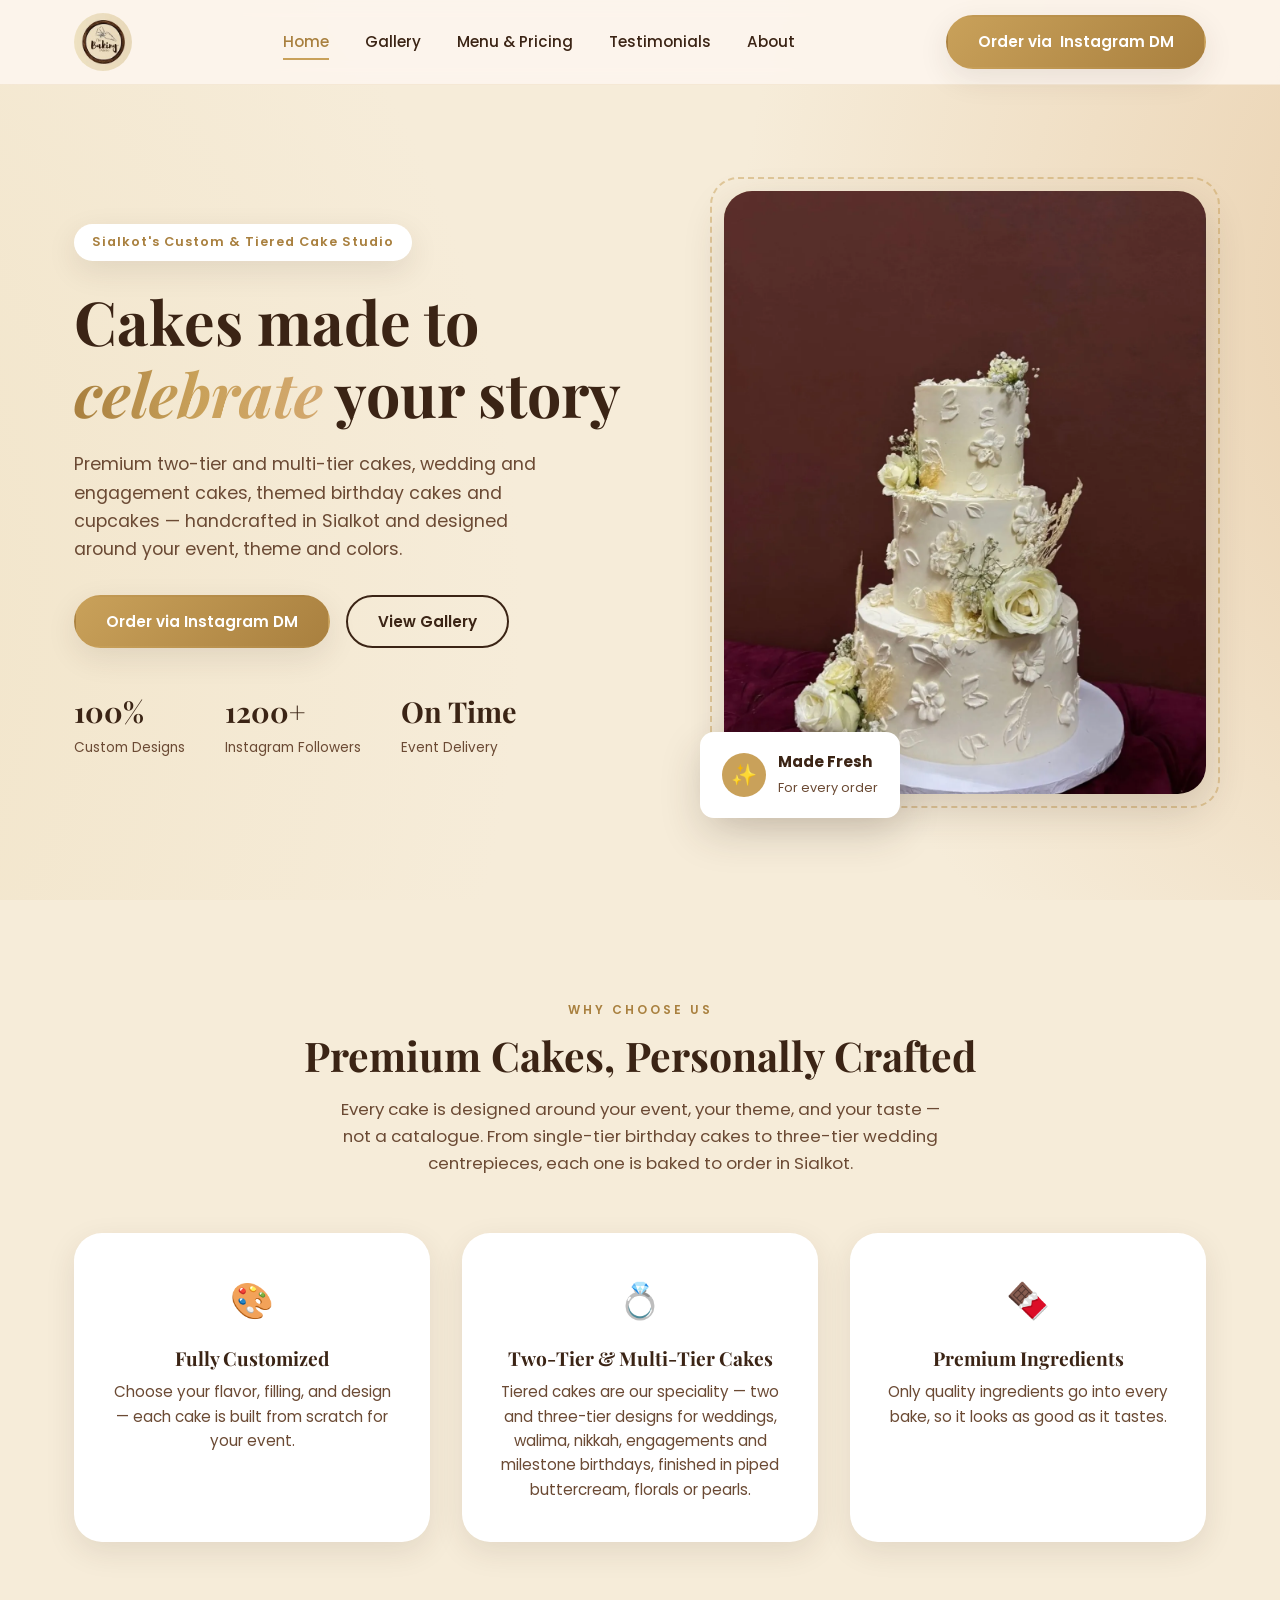
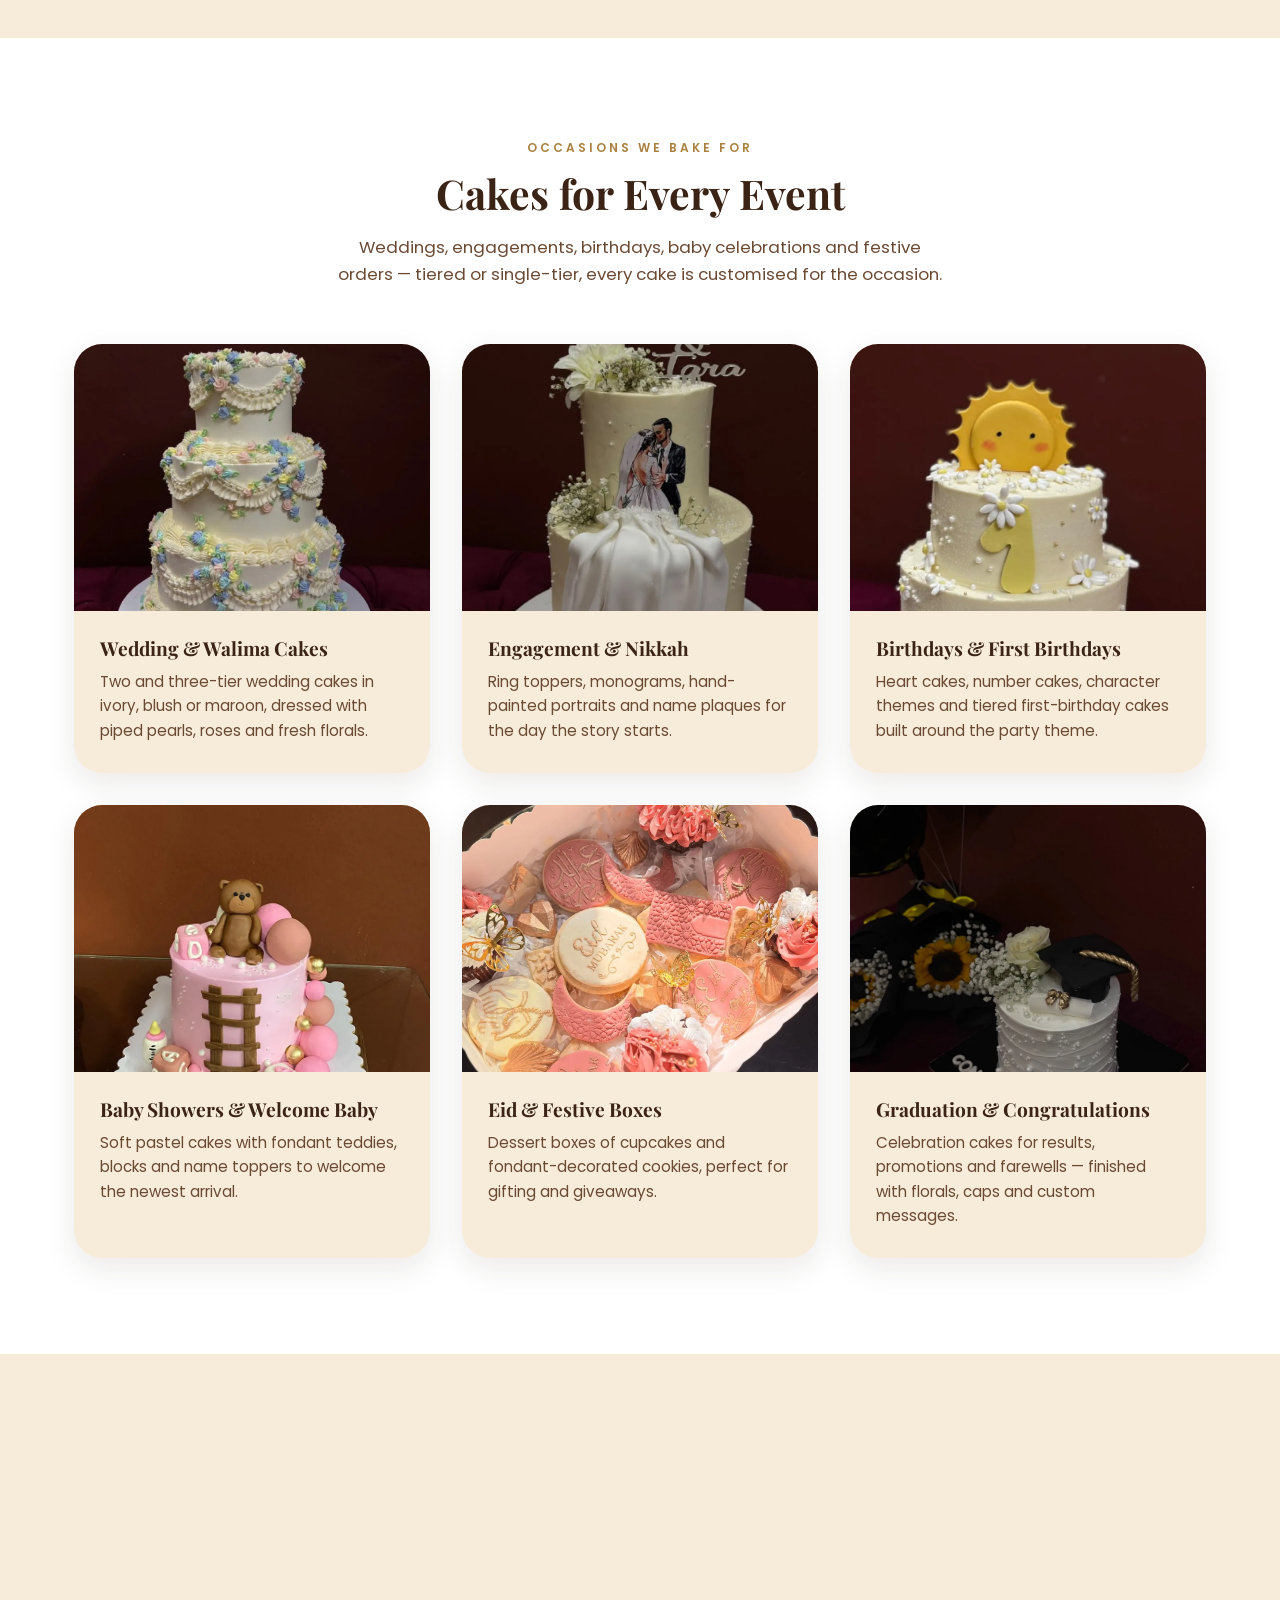
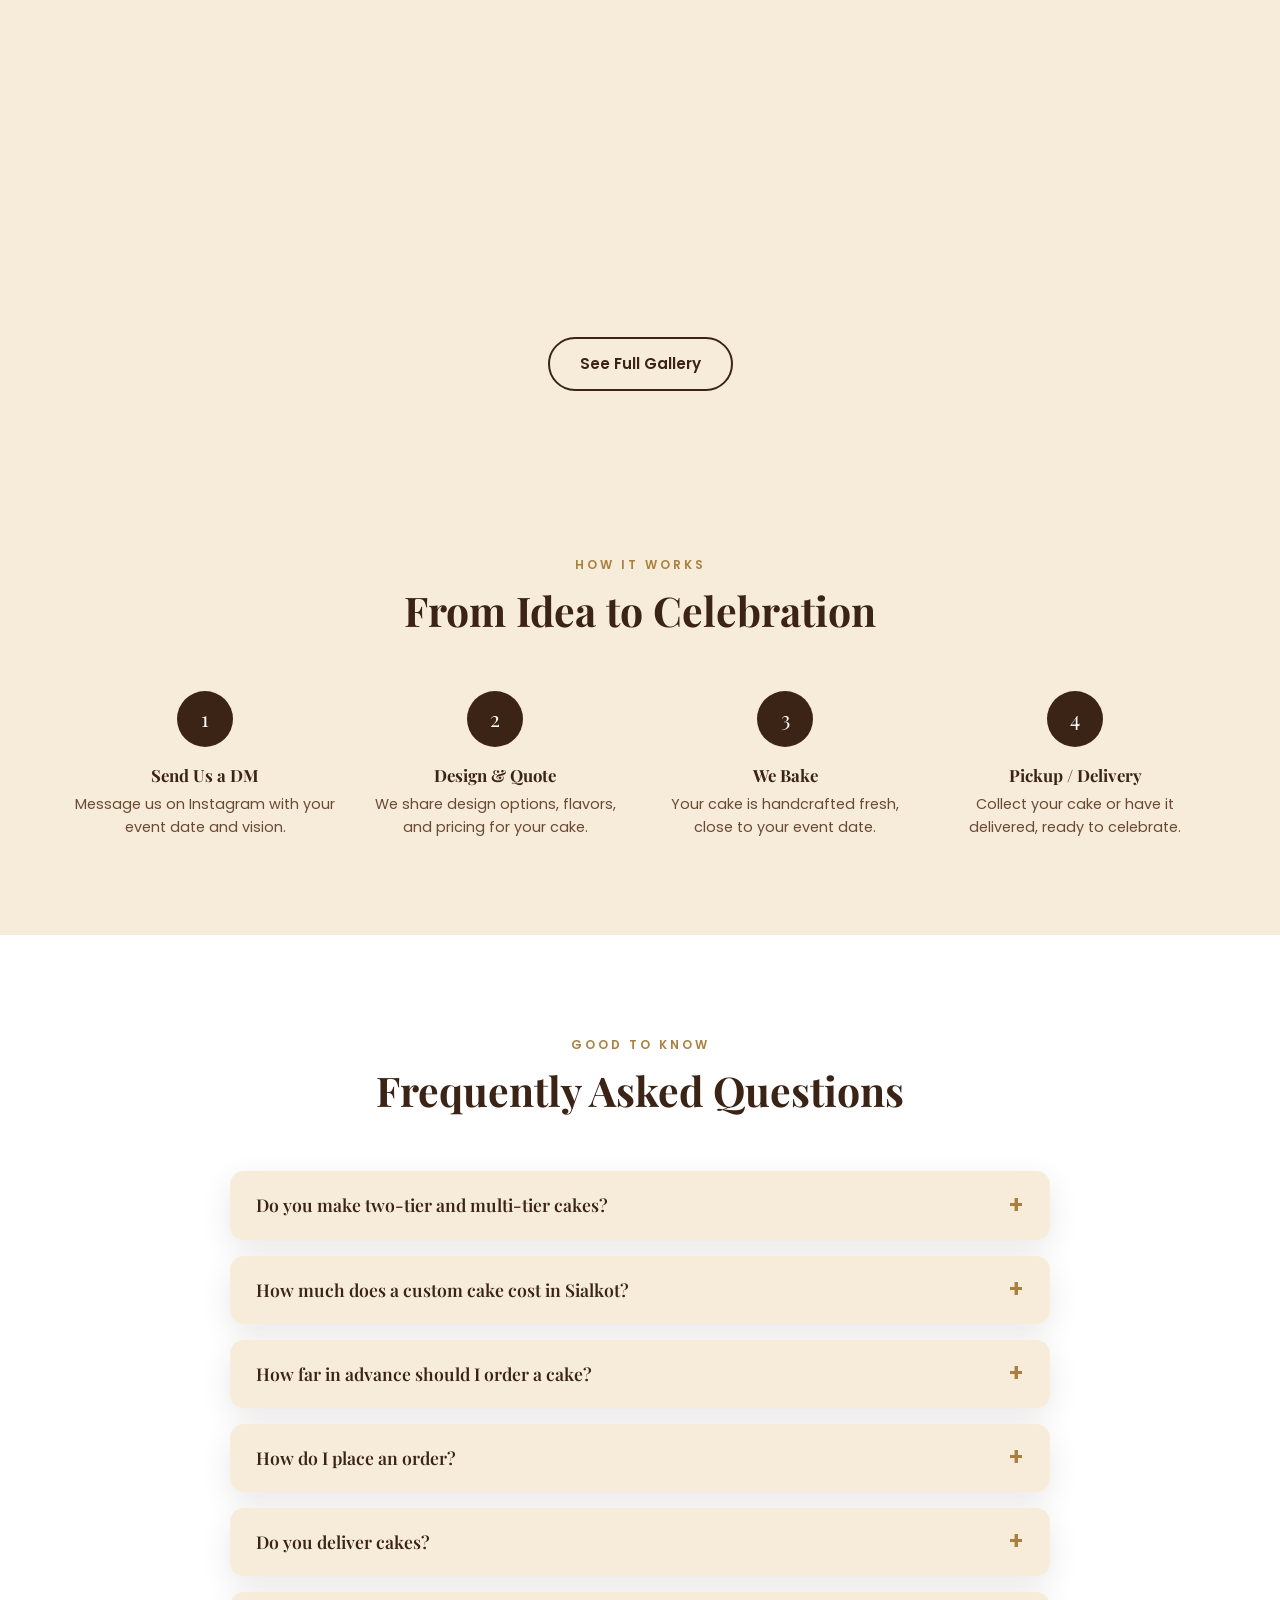
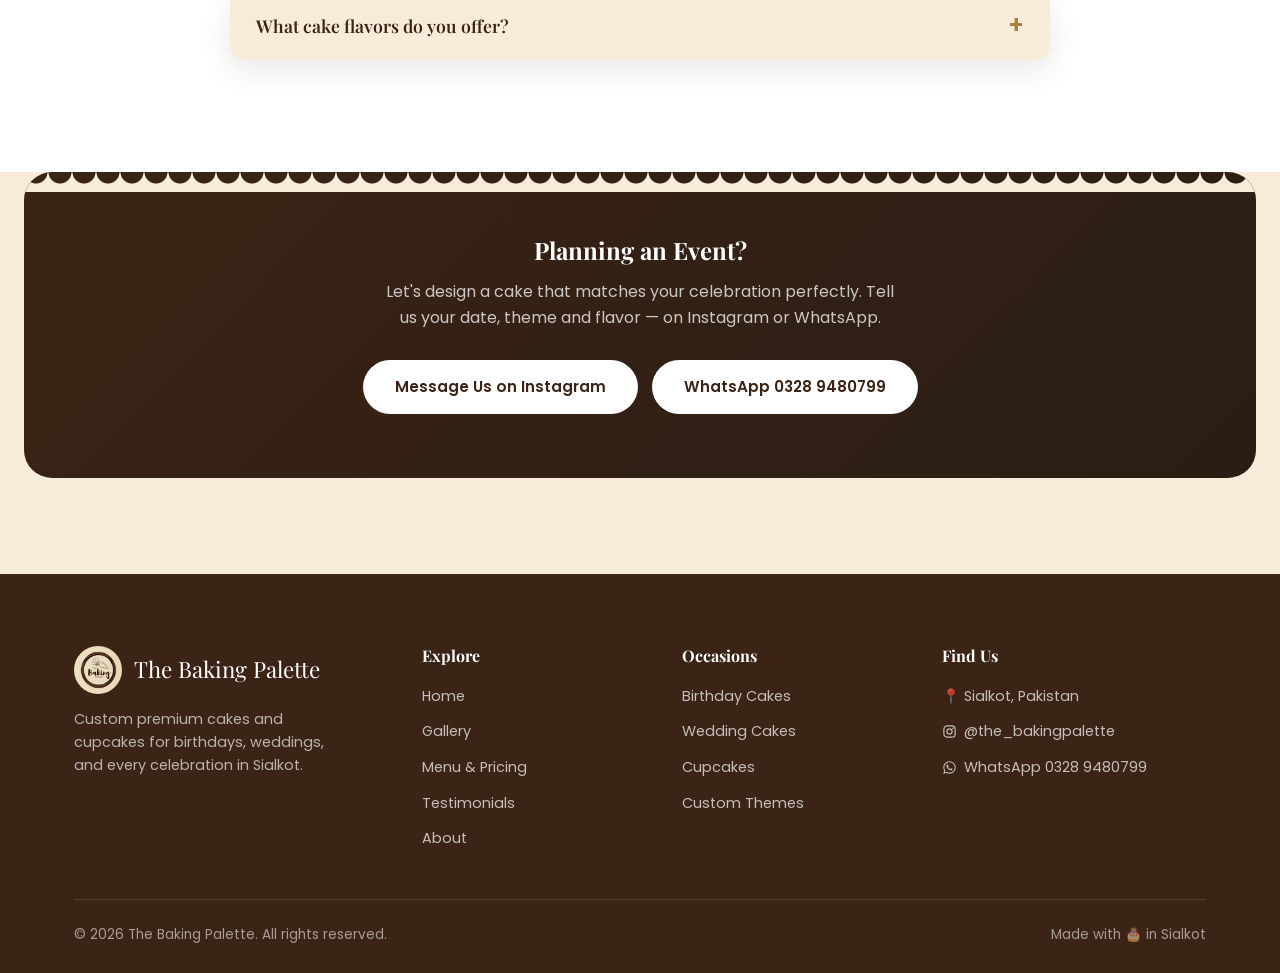
<file: index.html>
<!DOCTYPE html>
<html lang="en-US">
<head>
  <meta charset="UTF-8" />
  <meta name="viewport" content="width=device-width, initial-scale=1.0" />
  <title>The Baking Palette | Custom Tiered, Wedding &amp; Birthday Cakes in Sialkot</title>
  <meta name="description" content="Custom premium cakes in Sialkot — two-tier and multi-tier wedding cakes, engagement, birthday and themed cakes, plus cupcakes. Order on Instagram or WhatsApp." />
  <meta name="keywords" content="custom cakes Sialkot, tiered cakes Sialkot, wedding cakes Sialkot, two tier cake, multi tier cake, birthday cakes Sialkot, cupcakes Sialkot" />

  <link rel="canonical" href="https://laiba1234-a.github.io/the_bakingpalette/" />

  <meta property="og:type" content="website" />
  <meta property="og:url" content="https://laiba1234-a.github.io/the_bakingpalette/" />
  <meta property="og:site_name" content="The Baking Palette" />
  <meta property="og:locale" content="en_US" />
  <meta property="og:title" content="The Baking Palette | Custom Tiered, Wedding &amp; Birthday Cakes in Sialkot" />
  <meta property="og:description" content="Two-tier and multi-tier wedding cakes, engagement, birthday and themed cakes, cupcakes and fondant cookies — handcrafted to order in Sialkot." />
  <meta property="og:image" content="https://laiba1234-a.github.io/the_bakingpalette/images/gallery/wedding-three-tier-ivory-floral.jpg" />
  <meta name="twitter:card" content="summary_large_image" />
  <meta name="twitter:title" content="The Baking Palette | Custom Tiered, Wedding &amp; Birthday Cakes in Sialkot" />
  <meta name="twitter:description" content="Two-tier and multi-tier wedding cakes, engagement, birthday and themed cakes, cupcakes and fondant cookies — handcrafted to order in Sialkot." />
  <meta name="twitter:image" content="https://laiba1234-a.github.io/the_bakingpalette/images/gallery/wedding-three-tier-ivory-floral.jpg" />

  <link rel="preconnect" href="https://fonts.googleapis.com" />
  <link href="https://fonts.googleapis.com/css2?family=Playfair+Display:wght@600;700&family=Poppins:wght@400;500;600;700&display=swap" rel="stylesheet" />
  <link rel="icon" type="image/jpeg" href="images/logo/logo.jpg" />
  <link rel="stylesheet" href="css/style.css" />

  <script type="application/ld+json">
  {
    "@context": "https://schema.org",
    "@type": "Bakery",
    "@id": "https://laiba1234-a.github.io/the_bakingpalette/#the-baking-palette",
    "url": "https://laiba1234-a.github.io/the_bakingpalette/",
    "name": "The Baking Palette",
    "description": "Custom cake studio in Sialkot specialising in two-tier and multi-tier cakes, wedding and engagement cakes, themed birthday cakes, cupcakes and fondant cookies.",
    "image": "https://laiba1234-a.github.io/the_bakingpalette/images/gallery/wedding-three-tier-ivory-floral.jpg",
    "logo": "https://laiba1234-a.github.io/the_bakingpalette/images/logo/logo.jpg",
    "telephone": "+92 328 9480799",
    "priceRange": "Rs. 1,800 - Rs. 2,000 per lb",
    "servesCuisine": "Cakes, cupcakes and desserts",
    "address": {
      "@type": "PostalAddress",
      "addressLocality": "Sialkot",
      "addressRegion": "Punjab",
      "addressCountry": "PK"
    },
    "areaServed": {
      "@type": "City",
      "name": "Sialkot"
    },
    "hasMap": "https://maps.app.goo.gl/SYh3LS19zjtz57ar5",
    "sameAs": [
      "https://www.instagram.com/the_bakingpalette/",
      "https://wa.me/923289480799"
    ],
    "hasOfferCatalog": {
      "@type": "OfferCatalog",
      "name": "Custom cakes and treats",
      "itemListElement": [
        { "@type": "Offer", "itemOffered": { "@type": "Product", "name": "Two-tier and multi-tier cakes" } },
        { "@type": "Offer", "itemOffered": { "@type": "Product", "name": "Wedding and engagement cakes" } },
        { "@type": "Offer", "itemOffered": { "@type": "Product", "name": "Custom birthday and themed cakes" } },
        { "@type": "Offer", "itemOffered": { "@type": "Product", "name": "Cupcake boxes" } },
        { "@type": "Offer", "itemOffered": { "@type": "Product", "name": "Fondant decorated cookies" } }
      ]
    }
  }
  </script>

  <script type="application/ld+json">
  {
    "@context": "https://schema.org",
    "@type": "FAQPage",
    "mainEntity": [
      {
        "@type": "Question",
        "name": "Do you make two-tier and multi-tier cakes?",
        "acceptedAnswer": {
          "@type": "Answer",
          "text": "Yes — tiered cakes are one of our specialities. We make two-tier and three-tier cakes for weddings, walima, nikkah and engagements, vintage piped buttercream designs, and tall birthday cakes. Tiered cakes are quoted on request, based on the number of tiers, the total weight and the design."
        }
      },
      {
        "@type": "Question",
        "name": "How much does a custom cake cost in Sialkot?",
        "acceptedAnswer": {
          "@type": "Answer",
          "text": "Customised cakes start at Rs. 1,800 per pound with fresh cream and Rs. 2,000 per pound with buttercream, from a 1.5 lb minimum. Premium flavors such as Lotus, Nutella or KitKat carry an extra charge per pound, and tiered or sculpted cakes are quoted on request."
        }
      },
      {
        "@type": "Question",
        "name": "How far in advance should I order a cake?",
        "acceptedAnswer": {
          "@type": "Answer",
          "text": "Standard orders need 2 to 3 days' notice, and larger or tiered orders about 5 days. Urgent orders are welcome whenever a slot is available. A 50% advance payment confirms the booking."
        }
      },
      {
        "@type": "Question",
        "name": "How do I place an order?",
        "acceptedAnswer": {
          "@type": "Answer",
          "text": "Message us on Instagram at @the_bakingpalette or on WhatsApp at 0328 9480799 with your event date, theme, flavor and serving size. We reply with design options, flavors and a quote."
        }
      },
      {
        "@type": "Question",
        "name": "Do you deliver cakes?",
        "acceptedAnswer": {
          "@type": "Answer",
          "text": "We deliver within Sialkot only, and pickup is always available. We do not deliver to other cities."
        }
      },
      {
        "@type": "Question",
        "name": "What cake flavors do you offer?",
        "acceptedAnswer": {
          "@type": "Answer",
          "text": "Best-sellers include Chocolate Fudge, Vanilla Caramel, Pineapple and Vanilla, and Vanilla with Strawberry. Premium flavors include KitKat, Lotus, Cadbury, Nutty Snickers, Nutella and Red Velvet. Cupcake boxes and fondant decorated butter cookies are also available."
        }
      }
    ]
  }
  </script>
</head>
<body>

  <a class="skip-link" href="#main">Skip to content</a>

  <!-- Navbar -->
  <header class="navbar">
    <div class="container">
      <a href="index.html" class="logo"><img src="images/logo/logo.jpg" alt="The Baking Palette logo"></a>
      <nav class="nav-links">
        <a href="index.html">Home</a>
        <a href="gallery.html">Gallery</a>
        <a href="menu.html">Menu &amp; Pricing</a>
        <a href="testimonials.html">Testimonials</a>
        <a href="about.html">About</a>
      </nav>
      <div class="nav-cta">
        <a href="https://www.instagram.com/the_bakingpalette/" target="_blank" rel="noopener" class="btn btn--primary">
          <span class="btn-text">Order via</span> Instagram DM
        </a>
        <button class="nav-toggle" aria-label="Toggle navigation">
          <span></span><span></span><span></span>
        </button>
      </div>
    </div>
  </header>

  <main id="main">

  <!-- Hero -->
  <section class="hero">
    <div class="container">
      <div class="hero-text">
        <span class="hero-eyebrow">Sialkot's Custom &amp; Tiered Cake Studio</span>
        <h1>Cakes made to <span class="script">celebrate</span> your story</h1>
        <p>Premium two-tier and multi-tier cakes, wedding and engagement cakes, themed birthday cakes and cupcakes &mdash; handcrafted in Sialkot and designed around your event, theme and colors.</p>
        <div class="hero-actions">
          <a href="https://www.instagram.com/the_bakingpalette/" target="_blank" rel="noopener" class="btn btn--primary">Order via Instagram DM</a>
          <a href="gallery.html" class="btn btn--outline">View Gallery</a>
        </div>
        <div class="hero-stats">
          <div>
            <strong>100%</strong>
            <span>Custom Designs</span>
          </div>
          <div>
            <strong>1200+</strong>
            <span>Instagram Followers</span>
          </div>
          <div>
            <strong>On Time</strong>
            <span>Event Delivery</span>
          </div>
        </div>
      </div>
      <div class="hero-visual">
        <div class="placeholder-tile" style="padding:0;border:none;">
          <img src="images/gallery/wedding-three-tier-ivory-floral.webp" alt="Three-tier ivory wedding cake with piped blossoms and fresh roses" style="width:100%;height:100%;object-fit:cover;border-radius:inherit;">
        </div>
        <div class="floating-card">
          <div class="icon-badge">✨</div>
          <div>
            <strong>Made Fresh</strong>
            <span>For every order</span>
          </div>
        </div>
      </div>
    </div>
  </section>

  <!-- Highlights -->
  <section class="section">
    <div class="container">
      <div class="section-header reveal">
        <span class="section-label">Why Choose Us</span>
        <h2 class="section-title">Premium Cakes, Personally Crafted</h2>
        <p class="section-subtitle" style="margin-left:auto;margin-right:auto;">Every cake is designed around your event, your theme, and your taste &mdash; not a catalogue. From single-tier birthday cakes to three-tier wedding centrepieces, each one is baked to order in Sialkot.</p>
      </div>
      <div class="highlights-grid">
        <div class="highlight-card reveal">
          <div class="icon">🎨</div>
          <h3>Fully Customized</h3>
          <p>Choose your flavor, filling, and design &mdash; each cake is built from scratch for your event.</p>
        </div>
        <div class="highlight-card reveal">
          <div class="icon">💍</div>
          <h3>Two-Tier &amp; Multi-Tier Cakes</h3>
          <p>Tiered cakes are our speciality &mdash; two and three-tier designs for weddings, walima, nikkah, engagements and milestone birthdays, finished in piped buttercream, florals or pearls.</p>
        </div>
        <div class="highlight-card reveal">
          <div class="icon">🍫</div>
          <h3>Premium Ingredients</h3>
          <p>Only quality ingredients go into every bake, so it looks as good as it tastes.</p>
        </div>
      </div>
    </div>
  </section>

  <!-- Occasions -->
  <section class="section" style="background:var(--color-white);">
    <div class="container">
      <div class="section-header reveal">
        <span class="section-label">Occasions We Bake For</span>
        <h2 class="section-title">Cakes for Every Event</h2>
        <p class="section-subtitle" style="margin-left:auto;margin-right:auto;">Weddings, engagements, birthdays, baby celebrations and festive orders &mdash; tiered or single-tier, every cake is customised for the occasion.</p>
      </div>
      <div class="occasion-grid">
        <article class="occasion-card reveal">
          <img src="images/gallery/tiered-vintage-pastel-three-tier.webp" alt="Three-tier vintage buttercream cake with pastel piped swags and flowers" loading="lazy">
          <div class="occasion-body">
            <h3>Wedding &amp; Walima Cakes</h3>
            <p>Two and three-tier wedding cakes in ivory, blush or maroon, dressed with piped pearls, roses and fresh florals.</p>
          </div>
        </article>
        <article class="occasion-card reveal">
          <img src="images/gallery/wedding-two-tier-veil-portrait.webp" alt="Two-tier wedding cake with a fondant veil drape, hand-painted couple portrait and name topper" loading="lazy">
          <div class="occasion-body">
            <h3>Engagement &amp; Nikkah</h3>
            <p>Ring toppers, monograms, hand-painted portraits and name plaques for the day the story starts.</p>
          </div>
        </article>
        <article class="occasion-card reveal">
          <img src="images/gallery/tiered-sun-daisy-first-birthday.webp" alt="Two-tier first birthday cake with daisies, pearls and a fondant sun topper" loading="lazy">
          <div class="occasion-body">
            <h3>Birthdays &amp; First Birthdays</h3>
            <p>Heart cakes, number cakes, character themes and tiered first-birthday cakes built around the party theme.</p>
          </div>
        </article>
        <article class="occasion-card reveal">
          <img src="images/gallery/themed-welcome-baby-girl-teddy.webp" alt="Pink welcome baby cake with a fondant teddy bear, ladder and name blocks" loading="lazy">
          <div class="occasion-body">
            <h3>Baby Showers &amp; Welcome Baby</h3>
            <p>Soft pastel cakes with fondant teddies, blocks and name toppers to welcome the newest arrival.</p>
          </div>
        </article>
        <article class="occasion-card reveal">
          <img src="images/gallery/themed-eid-dessert-box.webp" alt="Eid dessert box of decorated cookies and mini cupcakes in pink and gold" loading="lazy">
          <div class="occasion-body">
            <h3>Eid &amp; Festive Boxes</h3>
            <p>Dessert boxes of cupcakes and fondant-decorated cookies, perfect for gifting and giveaways.</p>
          </div>
        </article>
        <article class="occasion-card reveal">
          <img src="images/gallery/themed-graduation-sunflower.webp" alt="Graduation cake with sunflowers and a fondant graduation cap" loading="lazy">
          <div class="occasion-body">
            <h3>Graduation &amp; Congratulations</h3>
            <p>Celebration cakes for results, promotions and farewells &mdash; finished with florals, caps and custom messages.</p>
          </div>
        </article>
      </div>
    </div>
  </section>

  <!-- Gallery preview -->
  <section class="section section--tight">
    <div class="container">
      <div class="section-header reveal">
        <span class="section-label">Our Creations</span>
        <h2 class="section-title">A Peek Into Our Gallery</h2>
        <p class="section-subtitle" style="margin-left:auto;margin-right:auto;">A few of the tiered and premium cakes we have handcrafted for our customers in Sialkot.</p>
      </div>
      <div class="gallery-grid gallery-grid--home">
        <div class="gallery-item reveal">
          <img src="images/gallery/wedding-two-tier-pearls-roses.webp" alt="Two-tier white wedding cake with piped pearls, white roses and baby's breath" loading="lazy">
        </div>
        <div class="gallery-item reveal">
          <img src="images/gallery/tiered-vintage-pink-bows.webp" alt="Two-tier pink vintage cake with piped roses, bows and lace detailing" loading="lazy">
        </div>
        <div class="gallery-item reveal">
          <img src="images/gallery/wedding-two-tier-rings-monogram.webp" alt="Two-tier engagement cake with monogram and ring topper" loading="lazy">
        </div>
        <div class="gallery-item reveal">
          <img src="images/gallery/wedding-two-tier-maroon-roses.webp" alt="Two-tier maroon and cream cake with piped roses" loading="lazy">
        </div>
      </div>
      <div style="text-align:center;margin-top:44px;">
        <a href="gallery.html" class="btn btn--outline">See Full Gallery</a>
      </div>
    </div>
  </section>

  <!-- Process -->
  <section class="section">
    <div class="container">
      <div class="section-header reveal">
        <span class="section-label">How It Works</span>
        <h2 class="section-title">From Idea to Celebration</h2>
      </div>
      <div class="process-grid">
        <div class="process-step reveal">
          <div class="step-number">1</div>
          <h4>Send Us a DM</h4>
          <p>Message us on Instagram with your event date and vision.</p>
        </div>
        <div class="process-step reveal">
          <div class="step-number">2</div>
          <h4>Design &amp; Quote</h4>
          <p>We share design options, flavors, and pricing for your cake.</p>
        </div>
        <div class="process-step reveal">
          <div class="step-number">3</div>
          <h4>We Bake</h4>
          <p>Your cake is handcrafted fresh, close to your event date.</p>
        </div>
        <div class="process-step reveal">
          <div class="step-number">4</div>
          <h4>Pickup / Delivery</h4>
          <p>Collect your cake or have it delivered, ready to celebrate.</p>
        </div>
      </div>
    </div>
  </section>

  <!-- FAQ -->
  <section class="section" style="background:var(--color-white);">
    <div class="container">
      <div class="section-header reveal">
        <span class="section-label">Good to Know</span>
        <h2 class="section-title">Frequently Asked Questions</h2>
      </div>
      <div class="faq-list">
        <details class="faq-item reveal">
          <summary>Do you make two-tier and multi-tier cakes?</summary>
          <p>Yes &mdash; tiered cakes are one of our specialities. We make two-tier and three-tier cakes for weddings, walima, nikkah and engagements, vintage piped buttercream designs, and tall birthday cakes. Tiered cakes are quoted on request, based on the number of tiers, the total weight and the design.</p>
        </details>
        <details class="faq-item reveal">
          <summary>How much does a custom cake cost in Sialkot?</summary>
          <p>Customised cakes start at Rs. 1,800 per pound with fresh cream and Rs. 2,000 per pound with buttercream, from a 1.5 lb minimum. Premium flavors such as Lotus, Nutella or KitKat carry an extra charge per pound, and tiered or sculpted cakes are quoted on request. See the <a href="menu.html">full menu and pricing</a>.</p>
        </details>
        <details class="faq-item reveal">
          <summary>How far in advance should I order a cake?</summary>
          <p>Standard orders need 2 to 3 days' notice, and larger or tiered orders about 5 days. Urgent orders are welcome whenever a slot is available. A 50% advance payment confirms the booking.</p>
        </details>
        <details class="faq-item reveal">
          <summary>How do I place an order?</summary>
          <p>Message us on Instagram at <a href="https://www.instagram.com/the_bakingpalette/" target="_blank" rel="noopener">@the_bakingpalette</a> or on WhatsApp at <a href="https://wa.me/923289480799" target="_blank" rel="noopener">0328 9480799</a> with your event date, theme, flavor and serving size. We reply with design options, flavors and a quote.</p>
        </details>
        <details class="faq-item reveal">
          <summary>Do you deliver cakes?</summary>
          <p>We deliver within Sialkot only, and pickup is always available. We do not deliver to other cities.</p>
        </details>
        <details class="faq-item reveal">
          <summary>What cake flavors do you offer?</summary>
          <p>Best-sellers include Chocolate Fudge, Vanilla Caramel, Pineapple and Vanilla, and Vanilla with Strawberry. Premium flavors include KitKat, Lotus, Cadbury, Nutty Snickers, Nutella and Red Velvet. Cupcake boxes and fondant decorated butter cookies are also available.</p>
        </details>
      </div>
    </div>
  </section>

  <!-- CTA Banner -->
  <section class="cta-banner reveal">
    <h2>Planning an Event?</h2>
    <p>Let's design a cake that matches your celebration perfectly. Tell us your date, theme and flavor &mdash; on Instagram or WhatsApp.</p>
    <div class="cta-actions">
      <a href="https://www.instagram.com/the_bakingpalette/" target="_blank" rel="noopener" class="btn btn--light">Message Us on Instagram</a>
      <a href="https://wa.me/923289480799" target="_blank" rel="noopener" class="btn btn--light">WhatsApp 0328 9480799</a>
    </div>
  </section>

  <!-- Footer -->

  </main>

  <footer class="site-footer">
    <div class="container">
      <div class="footer-grid">
        <div>
          <div class="footer-logo" style="display:flex;align-items:center;gap:12px;"><img src="images/logo/logo.jpg" alt="The Baking Palette logo" style="height:48px;width:48px;object-fit:cover;border-radius:50%;"> The Baking Palette</div>
          <p style="font-size:0.9rem;color:rgba(255,255,255,0.65);max-width:280px;">Custom premium cakes and cupcakes for birthdays, weddings, and every celebration in Sialkot.</p>
        </div>
        <div class="footer-col">
          <h4>Explore</h4>
          <ul>
            <li><a href="index.html">Home</a></li>
            <li><a href="gallery.html">Gallery</a></li>
            <li><a href="menu.html">Menu &amp; Pricing</a></li>
            <li><a href="testimonials.html">Testimonials</a></li>
            <li><a href="about.html">About</a></li>
          </ul>
        </div>
        <div class="footer-col">
          <h4>Occasions</h4>
          <ul>
            <li><a href="menu.html">Birthday Cakes</a></li>
            <li><a href="menu.html">Wedding Cakes</a></li>
            <li><a href="menu.html">Cupcakes</a></li>
            <li><a href="menu.html">Custom Themes</a></li>
          </ul>
        </div>
        <div class="footer-col">
          <h4>Find Us</h4>
          <ul>
            <li><a href="https://maps.app.goo.gl/SYh3LS19zjtz57ar5" target="_blank" rel="noopener">📍 Sialkot, Pakistan</a></li>
            <li><a href="https://www.instagram.com/the_bakingpalette/" target="_blank" rel="noopener"><span class="link-icon"><svg viewBox="0 0 24 24" aria-hidden="true" focusable="false"><rect x="3" y="3" width="18" height="18" rx="5.2" fill="none" stroke="currentColor" stroke-width="1.9"/><circle cx="12" cy="12" r="4.1" fill="none" stroke="currentColor" stroke-width="1.9"/><circle cx="17.3" cy="6.7" r="1.25" fill="currentColor"/></svg></span>@the_bakingpalette</a></li>
            <li><a href="https://wa.me/923289480799" target="_blank" rel="noopener"><span class="link-icon"><svg viewBox="0 0 24 24" aria-hidden="true" focusable="false"><path fill="currentColor" d="M12.04 2.01c-5.46 0-9.91 4.44-9.91 9.9 0 1.75.46 3.45 1.33 4.96L2 22.01l5.28-1.38a9.9 9.9 0 0 0 4.76 1.21h.01c5.46 0 9.9-4.44 9.9-9.9a9.83 9.83 0 0 0-2.9-7A9.82 9.82 0 0 0 12.04 2Zm0 18.14h-.01a8.22 8.22 0 0 1-4.19-1.15l-.3-.18-3.11.82.83-3.04-.2-.31a8.2 8.2 0 0 1-1.26-4.38c0-4.53 3.7-8.22 8.25-8.22 2.2 0 4.27.86 5.82 2.41a8.16 8.16 0 0 1 2.41 5.82c0 4.54-3.69 8.23-8.24 8.23Zm4.52-6.16c-.25-.12-1.46-.72-1.69-.8-.22-.09-.39-.13-.55.12-.17.25-.64.8-.78.97-.15.16-.29.18-.54.06-.25-.12-1.05-.39-1.99-1.23-.74-.66-1.23-1.47-1.38-1.72-.14-.25-.01-.38.11-.5.11-.11.25-.29.37-.43.12-.15.16-.25.25-.41.08-.17.04-.31-.02-.43-.06-.13-.55-1.34-.76-1.83-.2-.48-.4-.42-.55-.43h-.47c-.17 0-.43.06-.66.31-.22.25-.86.84-.86 2.03 0 1.19.88 2.34 1 2.5.12.17 1.72 2.62 4.16 3.67.58.25 1.03.4 1.38.51.58.19 1.11.16 1.53.1.46-.07 1.46-.6 1.67-1.18.2-.58.2-1.07.14-1.18-.06-.1-.22-.17-.47-.29Z"/></svg></span>WhatsApp 0328 9480799</a></li>
          </ul>
        </div>
      </div>
      <div class="footer-bottom">
        <span>&copy; 2026 The Baking Palette. All rights reserved.</span>
        <span>Made with 🎂 in Sialkot</span>
      </div>
    </div>
  </footer>

  <script src="js/main.js"></script>
</body>
</html>
</file>
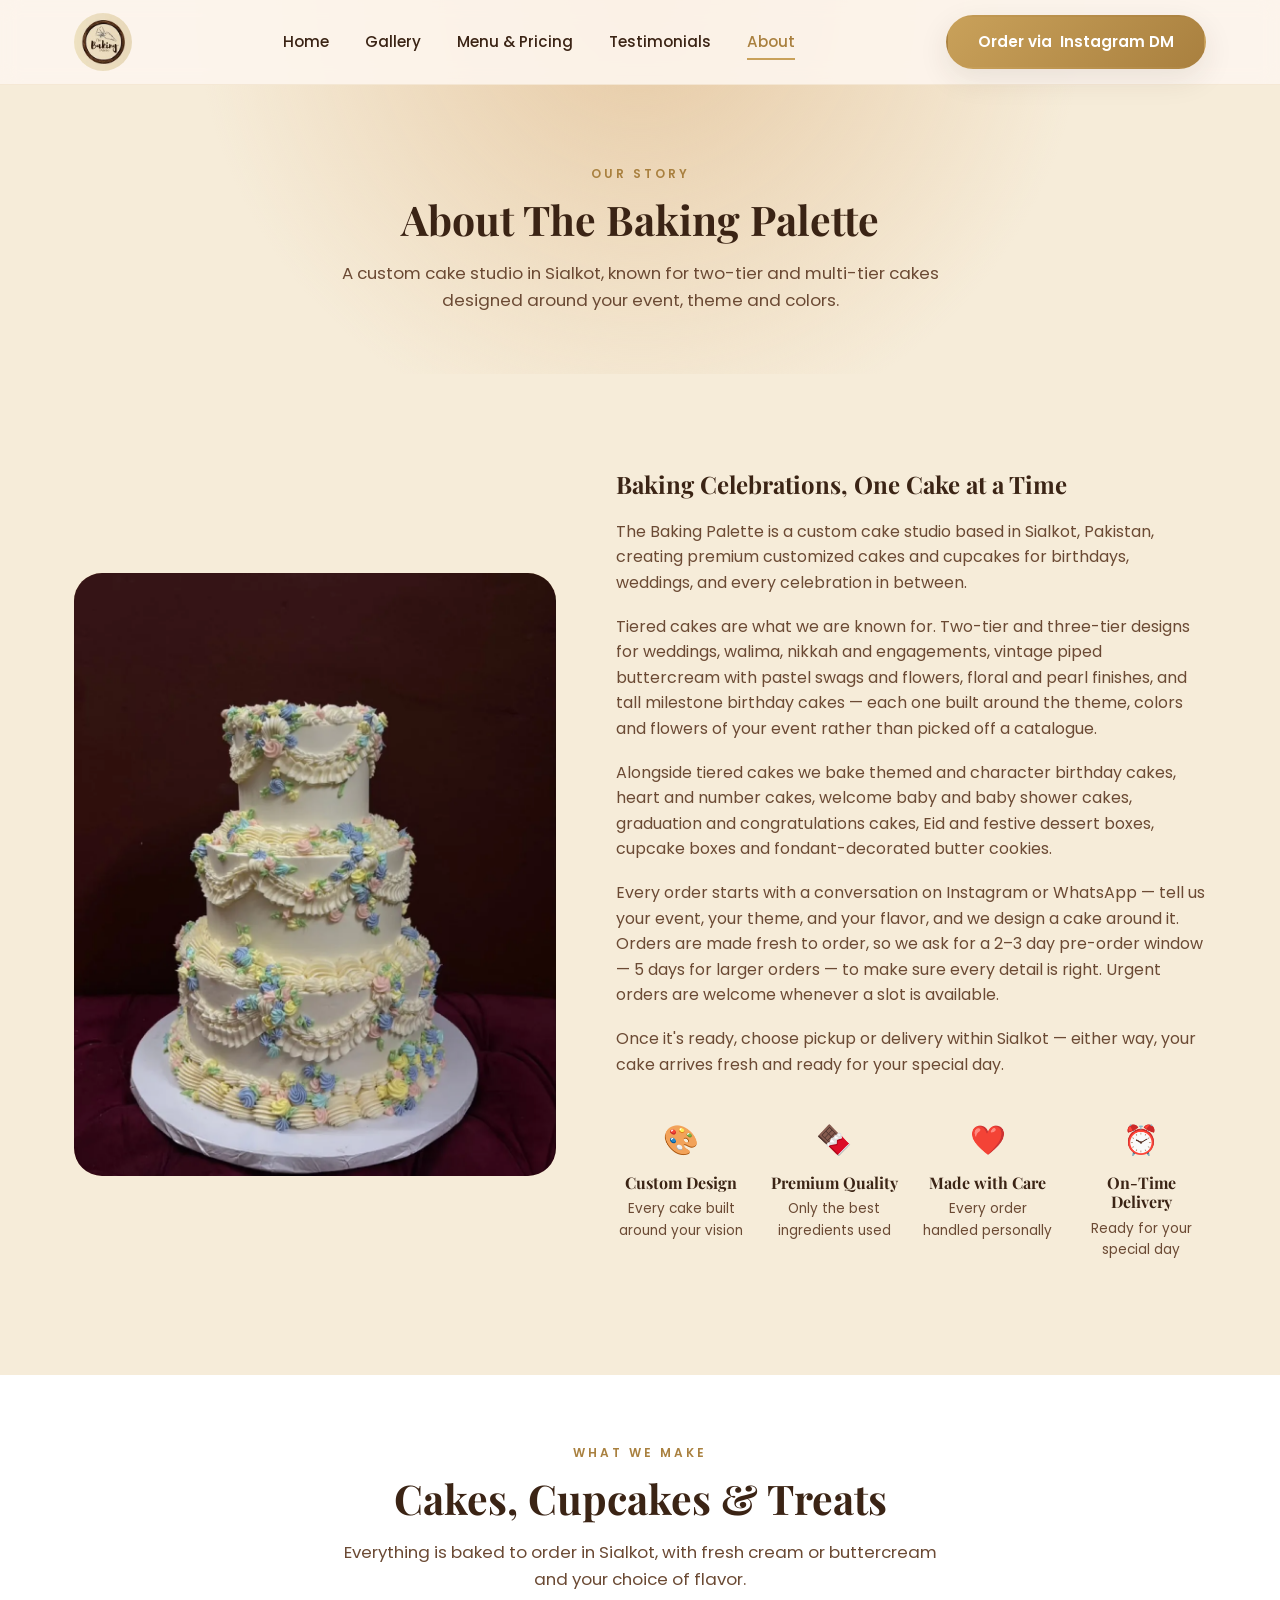
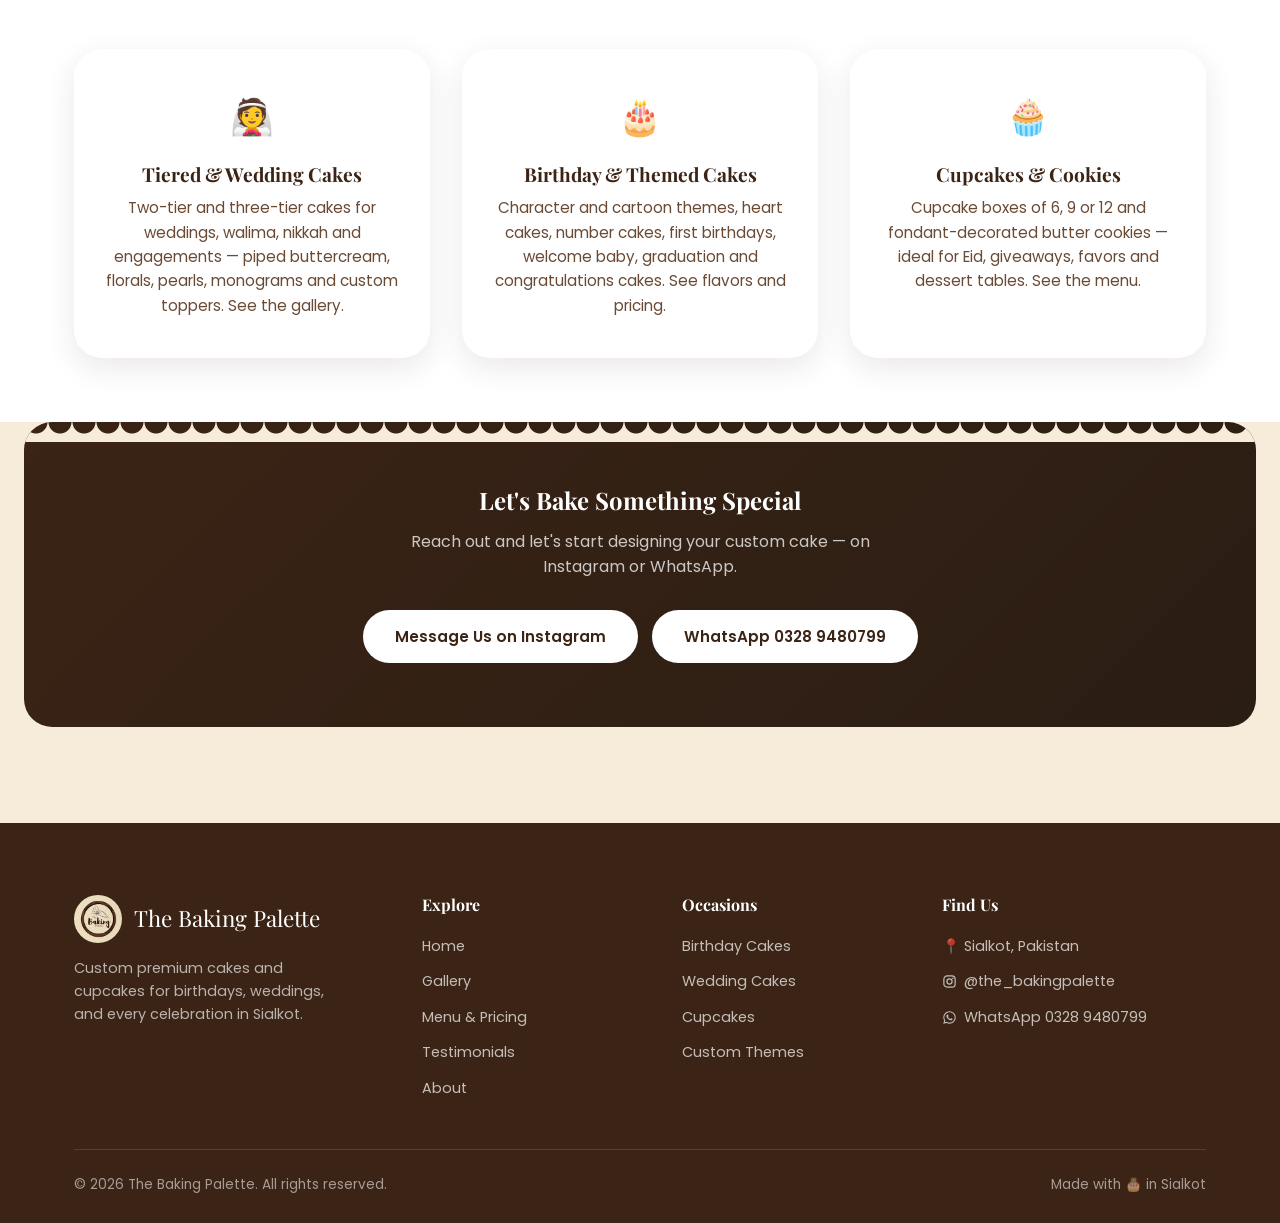
<file: about.html>
<!DOCTYPE html>
<html lang="en-US">
<head>
  <meta charset="UTF-8" />
  <meta name="viewport" content="width=device-width, initial-scale=1.0" />
  <title>About Us | The Baking Palette &mdash; Custom Tiered Cake Studio in Sialkot</title>
  <meta name="description" content="The Baking Palette is a custom cake studio in Sialkot, specialising in two-tier and multi-tier cakes for weddings, engagements and birthdays." />

  <link rel="canonical" href="https://laiba1234-a.github.io/the_bakingpalette/about.html" />

  <meta property="og:type" content="website" />
  <meta property="og:url" content="https://laiba1234-a.github.io/the_bakingpalette/about.html" />
  <meta property="og:site_name" content="The Baking Palette" />
  <meta property="og:locale" content="en_US" />
  <meta property="og:title" content="About Us | The Baking Palette &mdash; Custom Tiered Cake Studio in Sialkot" />
  <meta property="og:description" content="A custom cake studio in Sialkot specialising in two-tier and multi-tier cakes for weddings, engagements, birthdays and baby celebrations." />
  <meta property="og:image" content="https://laiba1234-a.github.io/the_bakingpalette/images/gallery/tiered-vintage-pastel-three-tier.jpg" />
  <meta name="twitter:card" content="summary_large_image" />
  <meta name="twitter:title" content="About Us | The Baking Palette &mdash; Custom Tiered Cake Studio in Sialkot" />
  <meta name="twitter:description" content="A custom cake studio in Sialkot specialising in two-tier and multi-tier cakes for weddings, engagements, birthdays and baby celebrations." />
  <meta name="twitter:image" content="https://laiba1234-a.github.io/the_bakingpalette/images/gallery/tiered-vintage-pastel-three-tier.jpg" />

  <link rel="preconnect" href="https://fonts.googleapis.com" />
  <link href="https://fonts.googleapis.com/css2?family=Playfair+Display:wght@600;700&family=Poppins:wght@400;500;600;700&display=swap" rel="stylesheet" />
  <link rel="icon" type="image/jpeg" href="images/logo/logo.jpg" />
  <link rel="stylesheet" href="css/style.css" />

  <script type="application/ld+json">
  {
    "@context": "https://schema.org",
    "@type": "AboutPage",
    "name": "About The Baking Palette",
    "description": "The story behind The Baking Palette, a custom cake studio in Sialkot specialising in two-tier and multi-tier cakes for weddings, engagements, birthdays and baby celebrations.",
    "mainEntity": {
      "@type": "Bakery",
      "@id": "#the-baking-palette",
      "name": "The Baking Palette",
      "description": "Custom cake studio in Sialkot specialising in two-tier and multi-tier cakes, wedding and engagement cakes, themed birthday cakes, cupcakes and fondant cookies.",
      "image": "https://laiba1234-a.github.io/the_bakingpalette/images/gallery/tiered-vintage-pastel-three-tier.jpg",
      "logo": "https://laiba1234-a.github.io/the_bakingpalette/images/logo/logo.jpg",
      "telephone": "+92 328 9480799",
      "priceRange": "Rs. 1,800 - Rs. 2,000 per lb",
      "servesCuisine": "Cakes, cupcakes and desserts",
      "address": {
        "@type": "PostalAddress",
        "addressLocality": "Sialkot",
        "addressRegion": "Punjab",
        "addressCountry": "PK"
      },
      "areaServed": {
        "@type": "City",
        "name": "Sialkot"
      },
      "hasMap": "https://maps.app.goo.gl/SYh3LS19zjtz57ar5",
      "sameAs": [
        "https://www.instagram.com/the_bakingpalette/",
        "https://wa.me/923289480799"
      ]
    }
  }
  </script>
</head>
<body>

  <a class="skip-link" href="#main">Skip to content</a>

  <header class="navbar">
    <div class="container">
      <a href="index.html" class="logo"><img src="images/logo/logo.jpg" alt="The Baking Palette logo"></a>
      <nav class="nav-links">
        <a href="index.html">Home</a>
        <a href="gallery.html">Gallery</a>
        <a href="menu.html">Menu &amp; Pricing</a>
        <a href="testimonials.html">Testimonials</a>
        <a href="about.html">About</a>
      </nav>
      <div class="nav-cta">
        <a href="https://www.instagram.com/the_bakingpalette/" target="_blank" rel="noopener" class="btn btn--primary">
          <span class="btn-text">Order via</span> Instagram DM
        </a>
        <button class="nav-toggle" aria-label="Toggle navigation">
          <span></span><span></span><span></span>
        </button>
      </div>
    </div>
  </header>

  <main id="main">

  <section class="page-header">
    <div class="container">
      <span class="section-label">Our Story</span>
      <h1 class="section-title">About The Baking Palette</h1>
      <p class="section-subtitle" style="margin:0 auto;">A custom cake studio in Sialkot, known for two-tier and multi-tier cakes designed around your event, theme and colors.</p>
    </div>
  </section>

  <section class="section">
    <div class="container">
      <div class="about-grid">
        <div class="reveal">
          <div class="placeholder-tile" style="padding:0;border:none;">
            <img src="images/gallery/tiered-vintage-pastel-three-tier.webp" alt="Three-tier vintage buttercream cake with pastel piped swags and flowers by The Baking Palette" style="width:100%;height:100%;object-fit:cover;border-radius:inherit;">
          </div>
        </div>
        <div class="about-content reveal">
          <h2>Baking Celebrations, One Cake at a Time</h2>
          <p>The Baking Palette is a custom cake studio based in Sialkot, Pakistan, creating premium customized cakes and cupcakes for birthdays, weddings, and every celebration in between.</p>
          <p>Tiered cakes are what we are known for. Two-tier and three-tier designs for weddings, walima, nikkah and engagements, vintage piped buttercream with pastel swags and flowers, floral and pearl finishes, and tall milestone birthday cakes &mdash; each one built around the theme, colors and flowers of your event rather than picked off a catalogue.</p>
          <p>Alongside tiered cakes we bake themed and character birthday cakes, heart and number cakes, welcome baby and baby shower cakes, graduation and congratulations cakes, Eid and festive dessert boxes, cupcake boxes and fondant-decorated butter cookies.</p>
          <p>Every order starts with a conversation on Instagram or WhatsApp &mdash; tell us your event, your theme, and your flavor, and we design a cake around it. Orders are made fresh to order, so we ask for a 2&ndash;3 day pre-order window &mdash; 5 days for larger orders &mdash; to make sure every detail is right. Urgent orders are welcome whenever a slot is available.</p>
          <p>Once it's ready, choose pickup or delivery within Sialkot &mdash; either way, your cake arrives fresh and ready for your special day.</p>

          <div class="values-grid">
            <div class="value-item">
              <div class="icon">🎨</div>
              <h4>Custom Design</h4>
              <p>Every cake built around your vision</p>
            </div>
            <div class="value-item">
              <div class="icon">🍫</div>
              <h4>Premium Quality</h4>
              <p>Only the best ingredients used</p>
            </div>
            <div class="value-item">
              <div class="icon">❤️</div>
              <h4>Made with Care</h4>
              <p>Every order handled personally</p>
            </div>
            <div class="value-item">
              <div class="icon">⏰</div>
              <h4>On-Time Delivery</h4>
              <p>Ready for your special day</p>
            </div>
          </div>
        </div>
      </div>
    </div>
  </section>

  <section class="section section--tight" style="background:var(--color-white);">
    <div class="container">
      <div class="section-header reveal">
        <span class="section-label">What We Make</span>
        <h2 class="section-title">Cakes, Cupcakes &amp; Treats</h2>
        <p class="section-subtitle" style="margin-left:auto;margin-right:auto;">Everything is baked to order in Sialkot, with fresh cream or buttercream and your choice of flavor.</p>
      </div>
      <div class="highlights-grid">
        <div class="highlight-card reveal">
          <div class="icon">👰</div>
          <h3>Tiered &amp; Wedding Cakes</h3>
          <p>Two-tier and three-tier cakes for weddings, walima, nikkah and engagements &mdash; piped buttercream, florals, pearls, monograms and custom toppers. <a href="gallery.html">See the gallery</a>.</p>
        </div>
        <div class="highlight-card reveal">
          <div class="icon">🎂</div>
          <h3>Birthday &amp; Themed Cakes</h3>
          <p>Character and cartoon themes, heart cakes, number cakes, first birthdays, welcome baby, graduation and congratulations cakes. <a href="menu.html">See flavors and pricing</a>.</p>
        </div>
        <div class="highlight-card reveal">
          <div class="icon">🧁</div>
          <h3>Cupcakes &amp; Cookies</h3>
          <p>Cupcake boxes of 6, 9 or 12 and fondant-decorated butter cookies &mdash; ideal for Eid, giveaways, favors and dessert tables. <a href="menu.html">See the menu</a>.</p>
        </div>
      </div>
    </div>
  </section>

  <section class="cta-banner reveal">
    <h2>Let's Bake Something Special</h2>
    <p>Reach out and let's start designing your custom cake &mdash; on Instagram or WhatsApp.</p>
    <div class="cta-actions">
      <a href="https://www.instagram.com/the_bakingpalette/" target="_blank" rel="noopener" class="btn btn--light">Message Us on Instagram</a>
      <a href="https://wa.me/923289480799" target="_blank" rel="noopener" class="btn btn--light">WhatsApp 0328 9480799</a>
    </div>
  </section>

  </main>


  <footer class="site-footer">
    <div class="container">
      <div class="footer-grid">
        <div>
          <div class="footer-logo" style="display:flex;align-items:center;gap:12px;"><img src="images/logo/logo.jpg" alt="The Baking Palette logo" style="height:48px;width:48px;object-fit:cover;border-radius:50%;"> The Baking Palette</div>
          <p style="font-size:0.9rem;color:rgba(255,255,255,0.65);max-width:280px;">Custom premium cakes and cupcakes for birthdays, weddings, and every celebration in Sialkot.</p>
        </div>
        <div class="footer-col">
          <h4>Explore</h4>
          <ul>
            <li><a href="index.html">Home</a></li>
            <li><a href="gallery.html">Gallery</a></li>
            <li><a href="menu.html">Menu &amp; Pricing</a></li>
            <li><a href="testimonials.html">Testimonials</a></li>
            <li><a href="about.html">About</a></li>
          </ul>
        </div>
        <div class="footer-col">
          <h4>Occasions</h4>
          <ul>
            <li><a href="menu.html">Birthday Cakes</a></li>
            <li><a href="menu.html">Wedding Cakes</a></li>
            <li><a href="menu.html">Cupcakes</a></li>
            <li><a href="menu.html">Custom Themes</a></li>
          </ul>
        </div>
        <div class="footer-col">
          <h4>Find Us</h4>
          <ul>
            <li><a href="https://maps.app.goo.gl/SYh3LS19zjtz57ar5" target="_blank" rel="noopener">📍 Sialkot, Pakistan</a></li>
            <li><a href="https://www.instagram.com/the_bakingpalette/" target="_blank" rel="noopener"><span class="link-icon"><svg viewBox="0 0 24 24" aria-hidden="true" focusable="false"><rect x="3" y="3" width="18" height="18" rx="5.2" fill="none" stroke="currentColor" stroke-width="1.9"/><circle cx="12" cy="12" r="4.1" fill="none" stroke="currentColor" stroke-width="1.9"/><circle cx="17.3" cy="6.7" r="1.25" fill="currentColor"/></svg></span>@the_bakingpalette</a></li>
            <li><a href="https://wa.me/923289480799" target="_blank" rel="noopener"><span class="link-icon"><svg viewBox="0 0 24 24" aria-hidden="true" focusable="false"><path fill="currentColor" d="M12.04 2.01c-5.46 0-9.91 4.44-9.91 9.9 0 1.75.46 3.45 1.33 4.96L2 22.01l5.28-1.38a9.9 9.9 0 0 0 4.76 1.21h.01c5.46 0 9.9-4.44 9.9-9.9a9.83 9.83 0 0 0-2.9-7A9.82 9.82 0 0 0 12.04 2Zm0 18.14h-.01a8.22 8.22 0 0 1-4.19-1.15l-.3-.18-3.11.82.83-3.04-.2-.31a8.2 8.2 0 0 1-1.26-4.38c0-4.53 3.7-8.22 8.25-8.22 2.2 0 4.27.86 5.82 2.41a8.16 8.16 0 0 1 2.41 5.82c0 4.54-3.69 8.23-8.24 8.23Zm4.52-6.16c-.25-.12-1.46-.72-1.69-.8-.22-.09-.39-.13-.55.12-.17.25-.64.8-.78.97-.15.16-.29.18-.54.06-.25-.12-1.05-.39-1.99-1.23-.74-.66-1.23-1.47-1.38-1.72-.14-.25-.01-.38.11-.5.11-.11.25-.29.37-.43.12-.15.16-.25.25-.41.08-.17.04-.31-.02-.43-.06-.13-.55-1.34-.76-1.83-.2-.48-.4-.42-.55-.43h-.47c-.17 0-.43.06-.66.31-.22.25-.86.84-.86 2.03 0 1.19.88 2.34 1 2.5.12.17 1.72 2.62 4.16 3.67.58.25 1.03.4 1.38.51.58.19 1.11.16 1.53.1.46-.07 1.46-.6 1.67-1.18.2-.58.2-1.07.14-1.18-.06-.1-.22-.17-.47-.29Z"/></svg></span>WhatsApp 0328 9480799</a></li>
          </ul>
        </div>
      </div>
      <div class="footer-bottom">
        <span>&copy; 2026 The Baking Palette. All rights reserved.</span>
        <span>Made with 🎂 in Sialkot</span>
      </div>
    </div>
  </footer>

  <script src="js/main.js"></script>
</body>
</html>
</file>
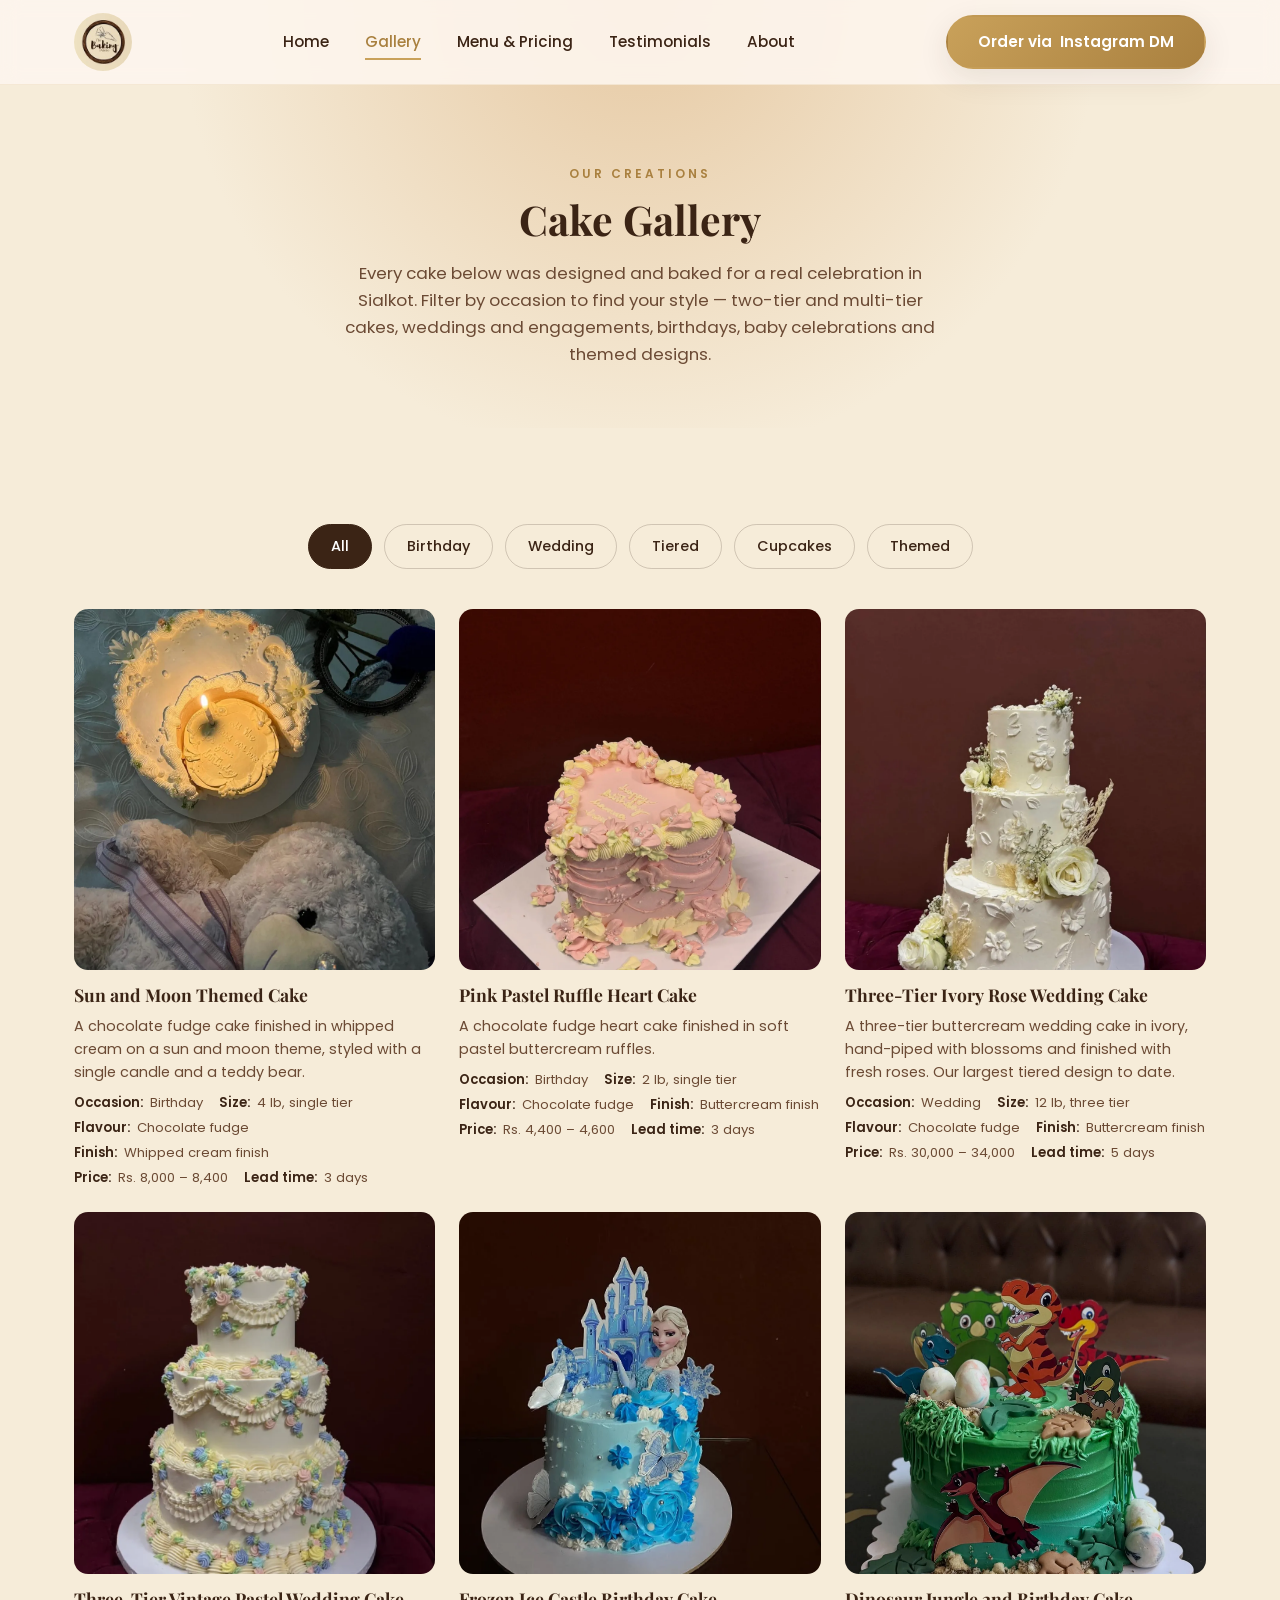
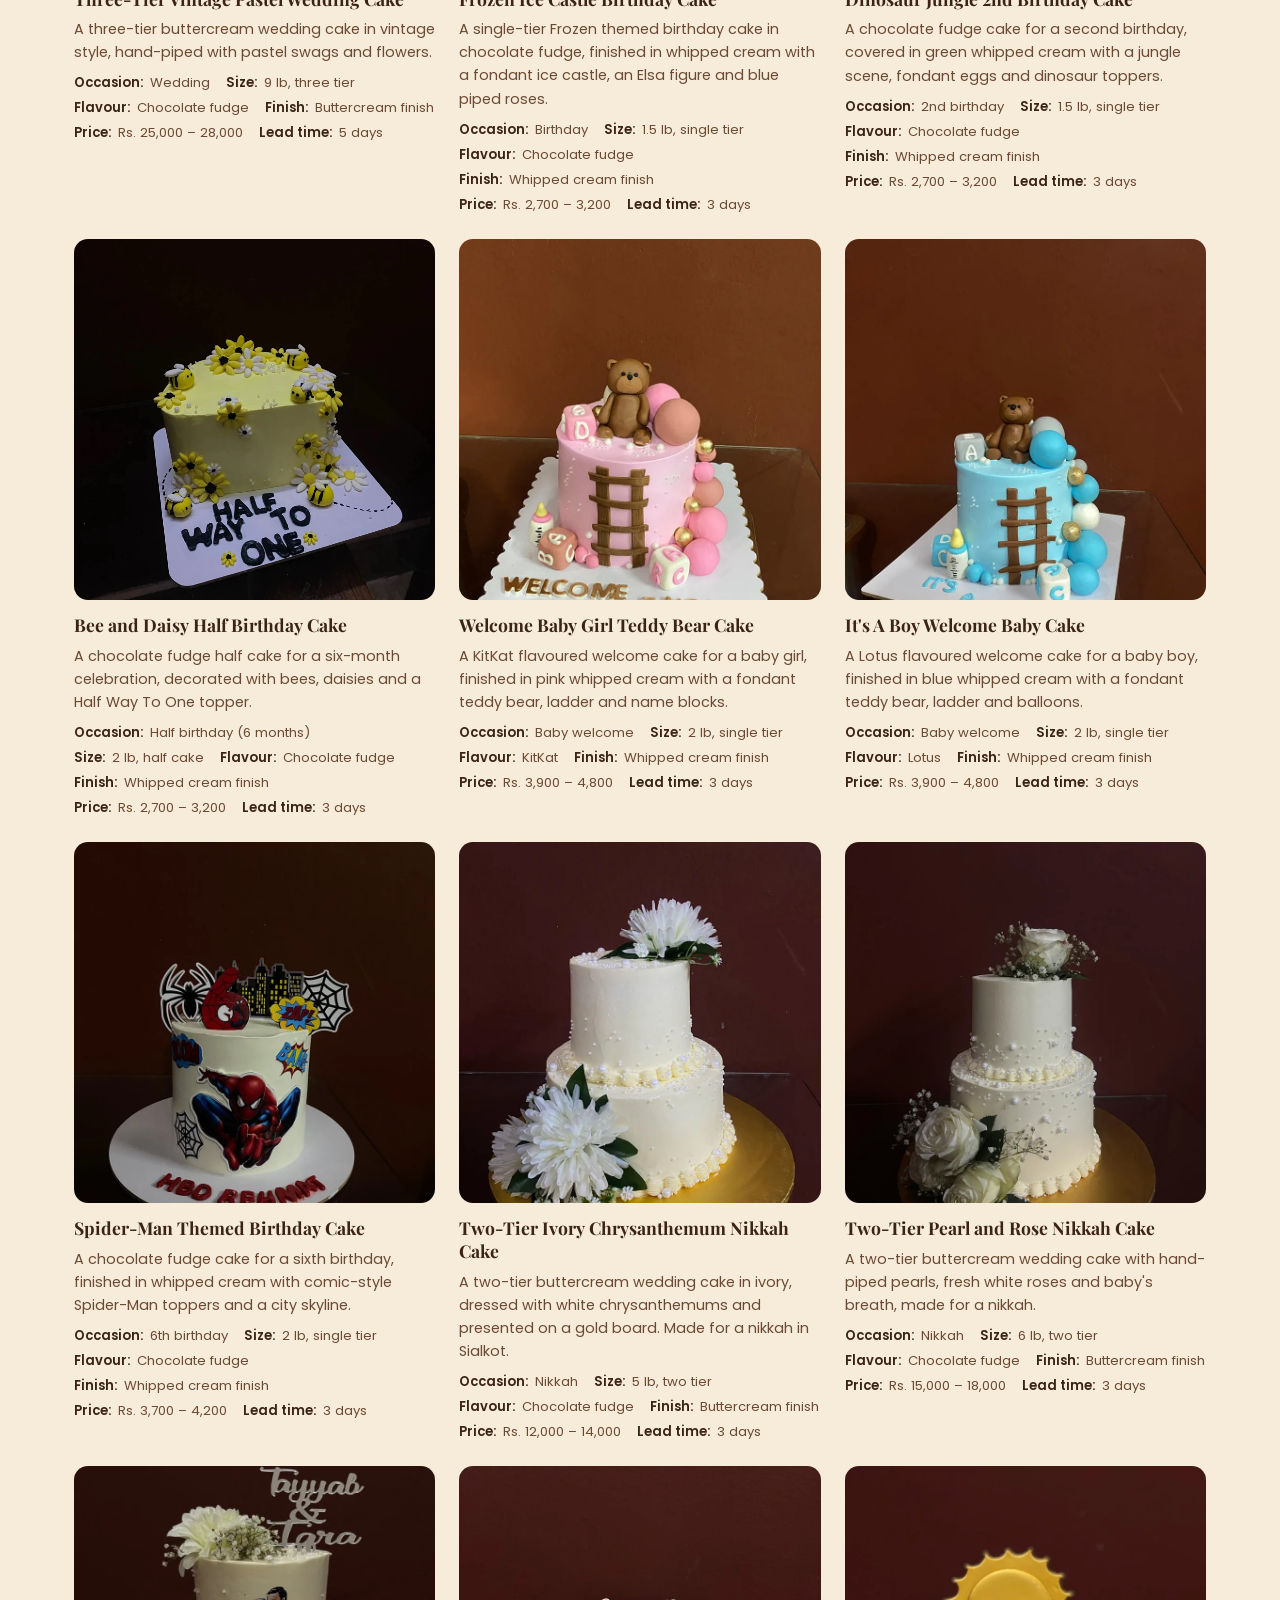
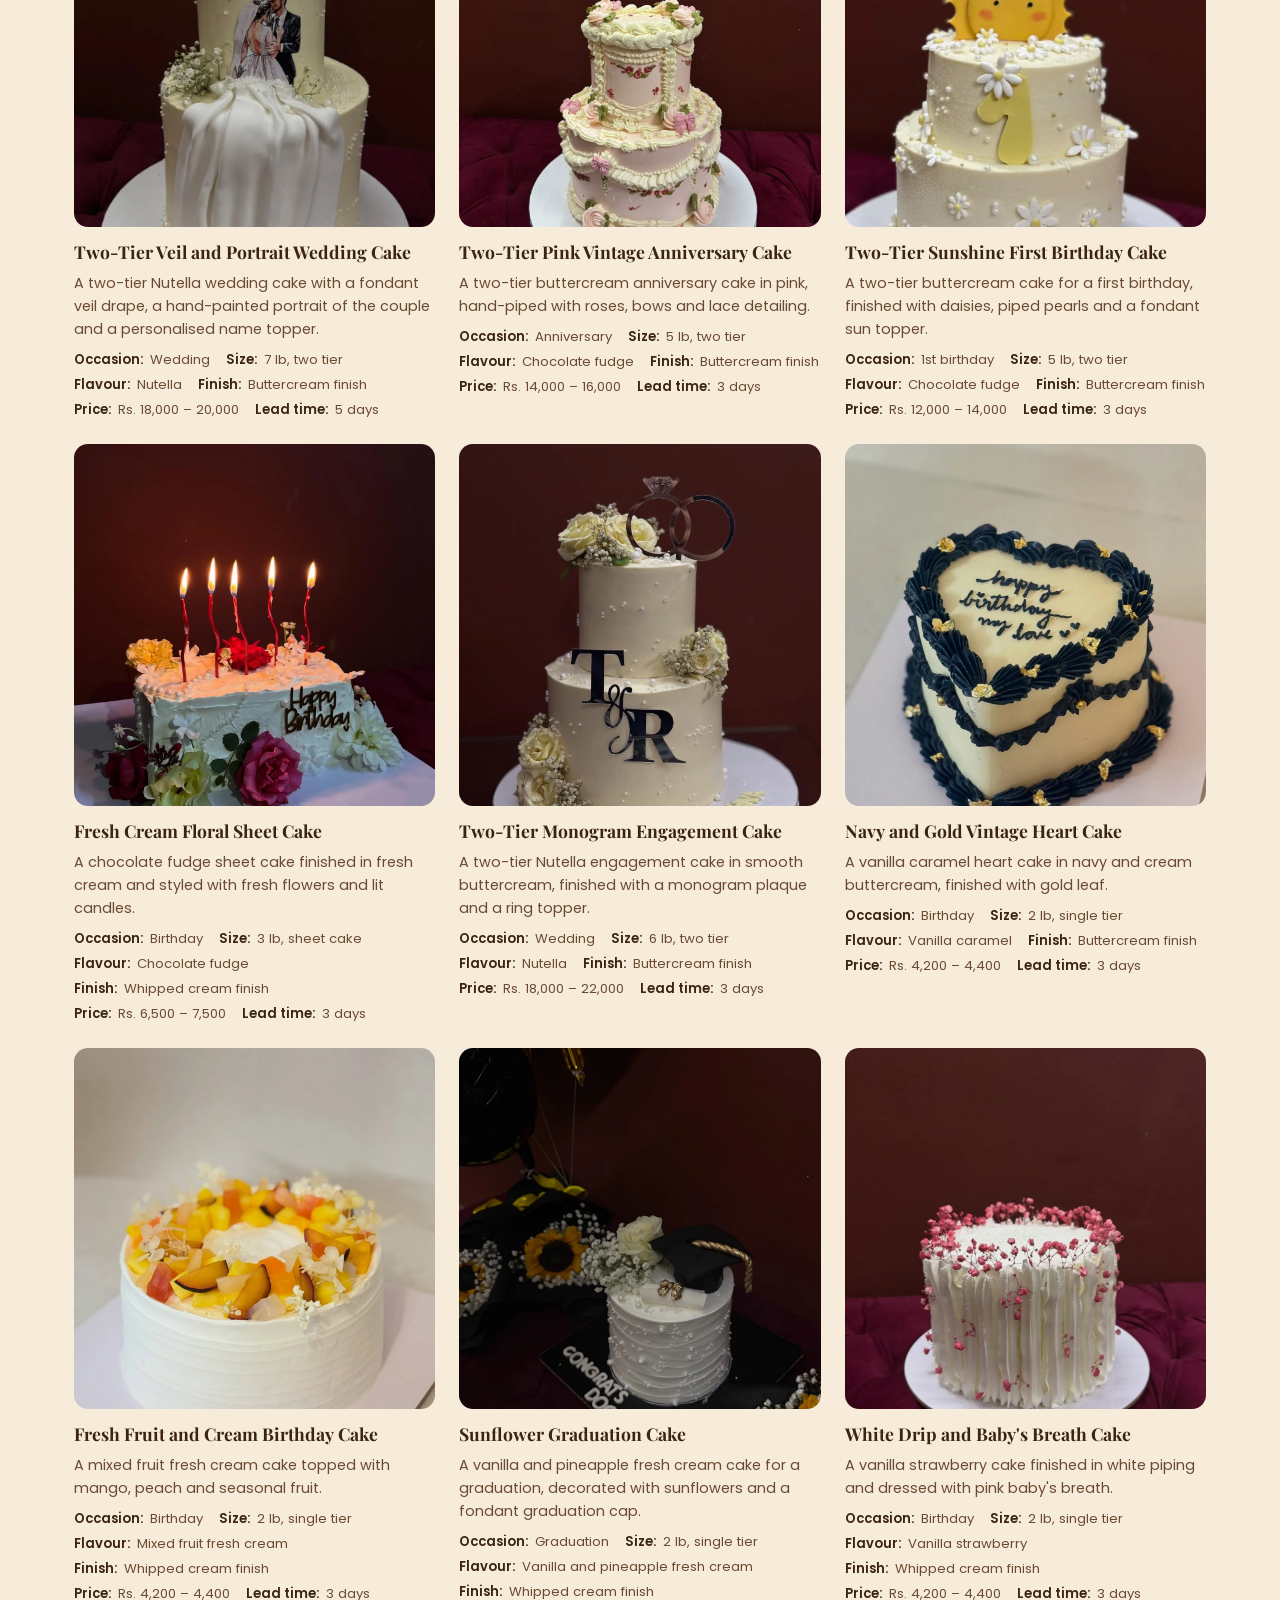
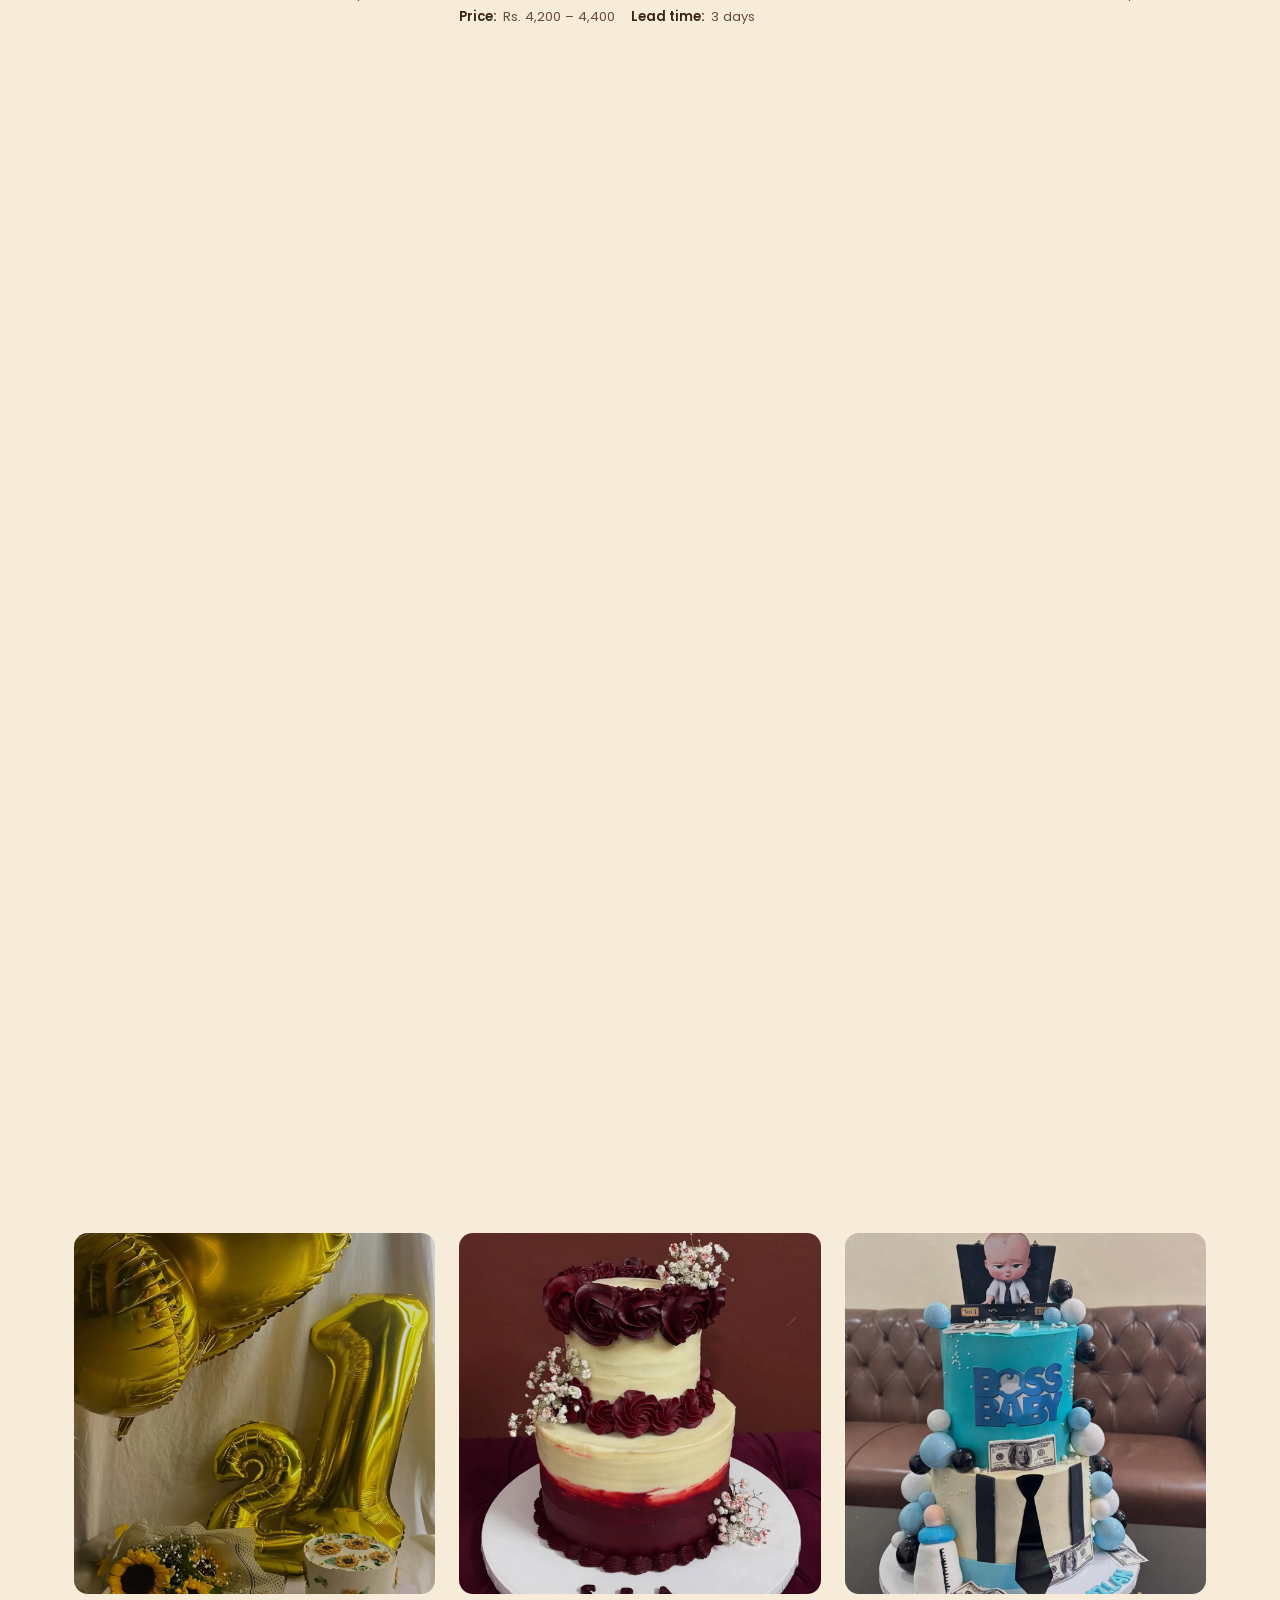
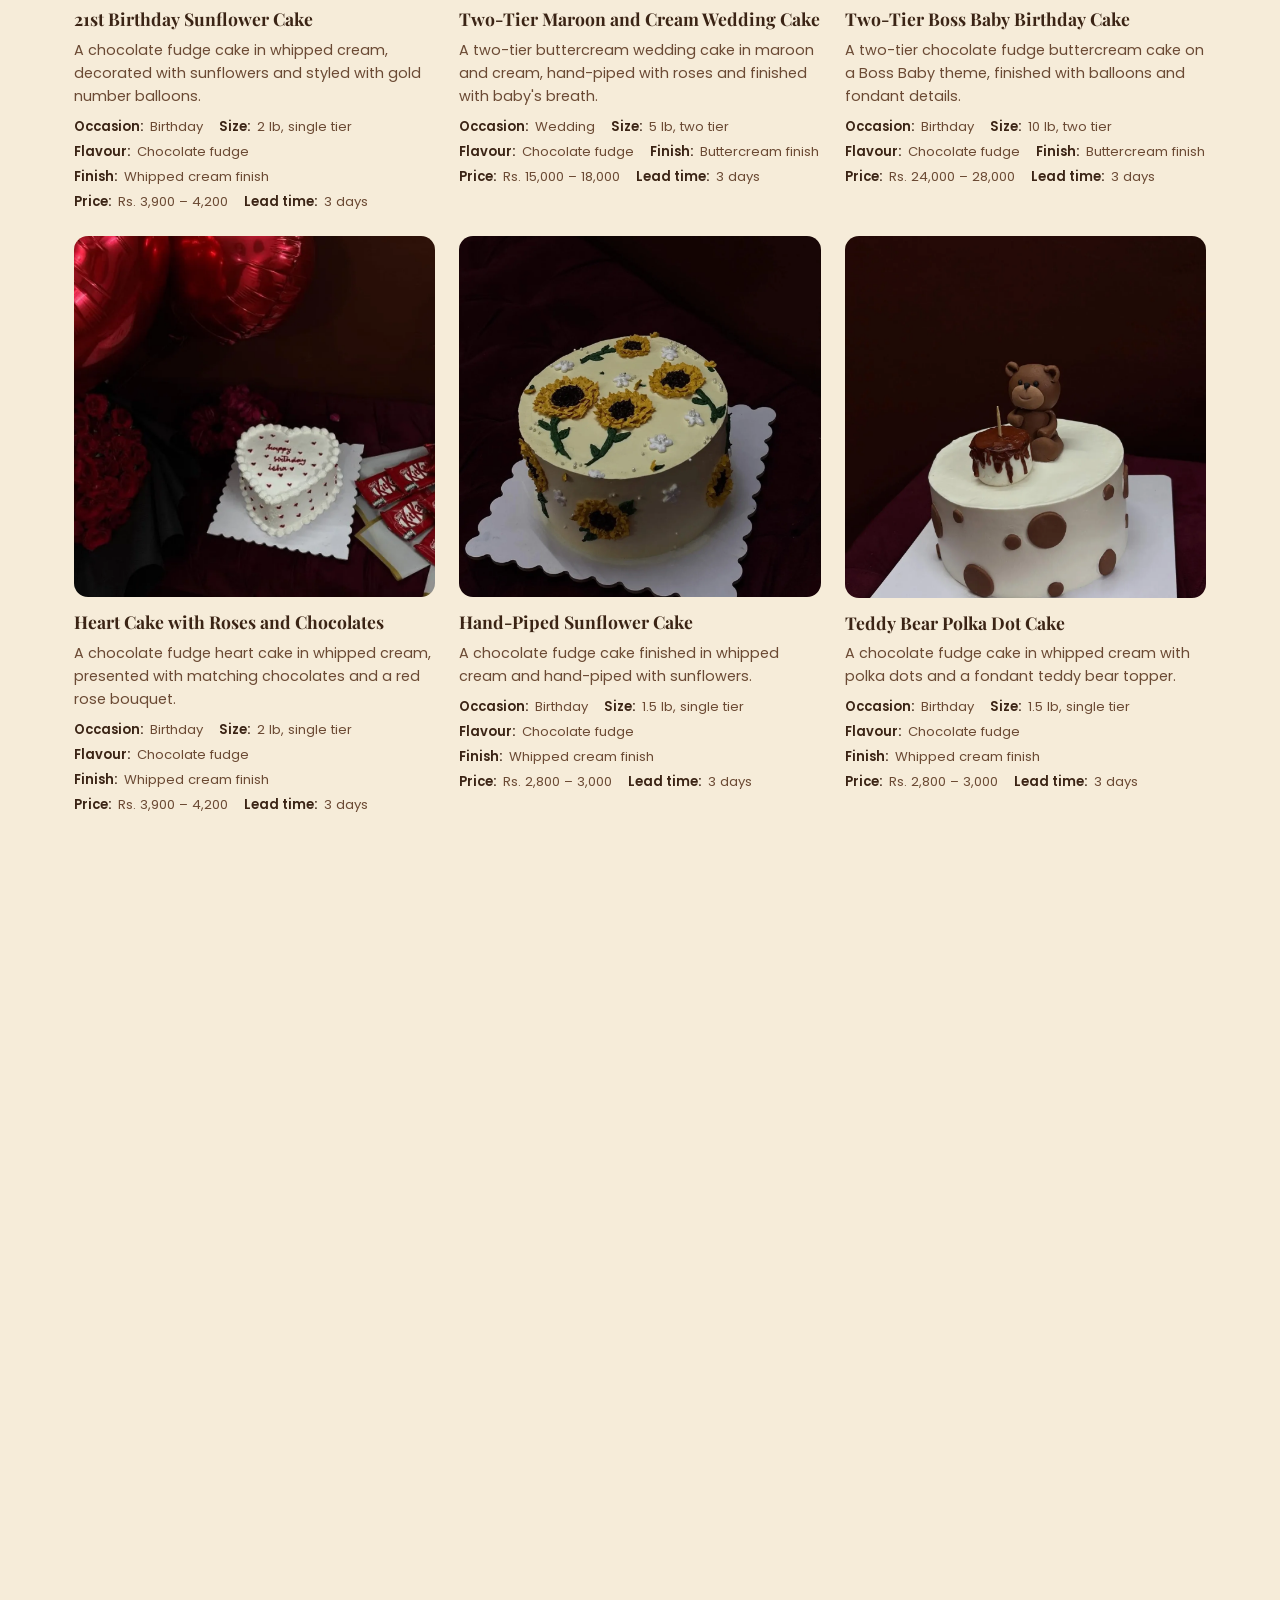
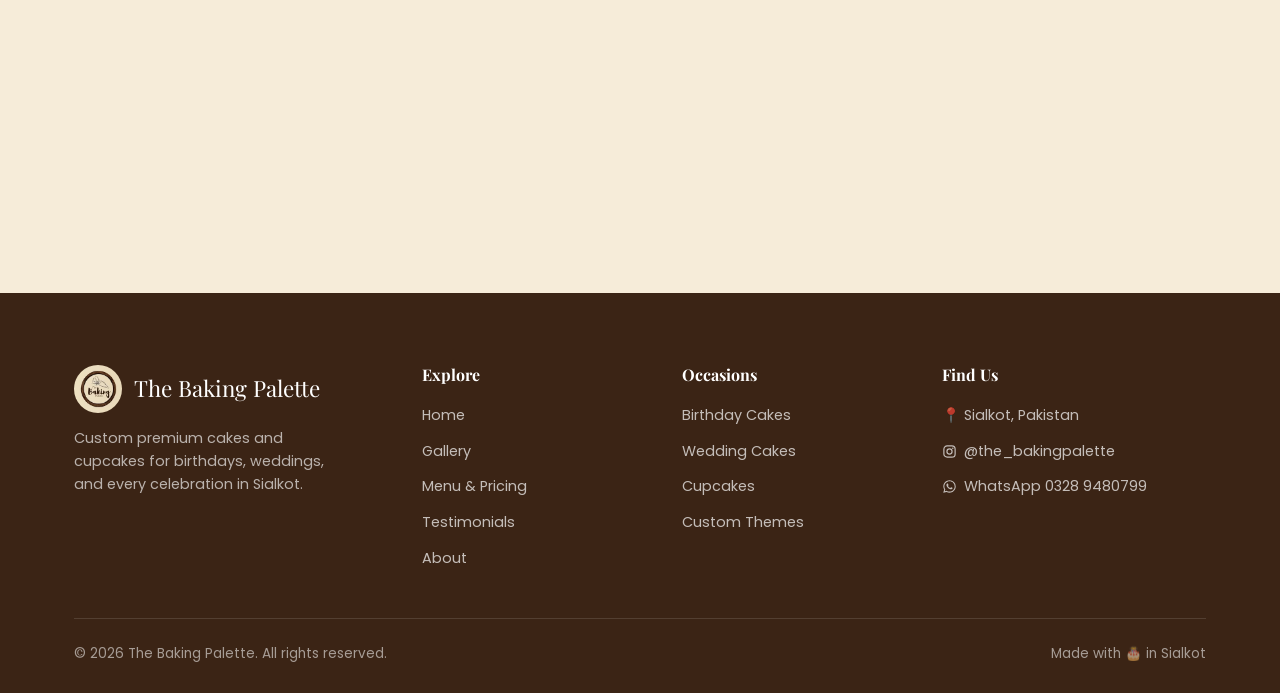
<file: gallery.html>
<!DOCTYPE html>
<html lang="en-US">
<head>
  <meta charset="UTF-8" />
  <meta name="viewport" content="width=device-width, initial-scale=1.0" />
  <title>Cake Gallery | Tiered, Wedding &amp; Birthday Cakes in Sialkot</title>
  <meta name="description" content="Real cakes by The Baking Palette in Sialkot — two-tier and multi-tier wedding, engagement, birthday, themed and festive designs, plus cupcakes." />

  <link rel="canonical" href="https://laiba1234-a.github.io/the_bakingpalette/gallery.html" />

  <meta property="og:type" content="website" />
  <meta property="og:url" content="https://laiba1234-a.github.io/the_bakingpalette/gallery.html" />
  <meta property="og:site_name" content="The Baking Palette" />
  <meta property="og:locale" content="en_US" />
  <meta property="og:title" content="Cake Gallery | Tiered, Wedding &amp; Birthday Cakes in Sialkot" />
  <meta property="og:description" content="Real tiered, wedding, birthday and themed cakes handcrafted by The Baking Palette in Sialkot." />
  <meta property="og:image" content="https://laiba1234-a.github.io/the_bakingpalette/images/gallery/tiered-vintage-pastel-three-tier.jpg" />
  <meta name="twitter:card" content="summary_large_image" />
  <meta name="twitter:title" content="Cake Gallery | Tiered, Wedding &amp; Birthday Cakes in Sialkot" />
  <meta name="twitter:description" content="Real tiered, wedding, birthday and themed cakes handcrafted by The Baking Palette in Sialkot." />
  <meta name="twitter:image" content="https://laiba1234-a.github.io/the_bakingpalette/images/gallery/tiered-vintage-pastel-three-tier.jpg" />

  <link rel="preconnect" href="https://fonts.googleapis.com" />
  <link href="https://fonts.googleapis.com/css2?family=Playfair+Display:wght@600;700&family=Poppins:wght@400;500;600;700&display=swap" rel="stylesheet" />
  <link rel="icon" type="image/jpeg" href="images/logo/logo.jpg" />
  <link rel="stylesheet" href="css/style.css" />

  <script type="application/ld+json">
{
    "@context": "https://schema.org",
    "@type": "ImageGallery",
    "name": "Cake gallery — The Baking Palette, Sialkot",
    "description": "Custom cakes designed and baked by The Baking Palette for real celebrations in Sialkot: tiered and wedding cakes, engagement, birthday, themed, baby and festive designs.",
    "about": {
      "@type": "Bakery",
      "name": "The Baking Palette",
      "areaServed": {
        "@type": "City",
        "name": "Sialkot"
      },
      "sameAs": [
        "https://www.instagram.com/the_bakingpalette/",
        "https://wa.me/923289480799"
      ]
    },
    "mainEntity": {
      "@type": "ItemList",
      "numberOfItems": 36,
      "itemListElement": [
        {
          "@type": "ListItem",
          "position": 1,
          "item": {
            "@type": "ImageObject",
            "contentUrl": "https://laiba1234-a.github.io/the_bakingpalette/images/gallery/themed-frozen-elsa-castle.jpg",
            "name": "Frozen Ice Castle Birthday Cake",
            "caption": "Frozen themed birthday cake with an ice castle topper, Elsa and blue buttercream roses",
            "creator": {
              "@type": "Bakery",
              "name": "The Baking Palette"
            },
            "description": "A single-tier Frozen themed birthday cake in chocolate fudge, finished in whipped cream with a fondant ice castle, an Elsa figure and blue piped roses. Occasion: Birthday. Size: 1.5 lb, single tier. Flavour: Chocolate fudge. Finish: Whipped cream finish. Price: Rs. 2,700 – 3,200. Lead time: 3 days.",
            "keywords": "Birthday, Chocolate fudge, Whipped cream finish"
          }
        },
        {
          "@type": "ListItem",
          "position": 2,
          "item": {
            "@type": "ImageObject",
            "contentUrl": "https://laiba1234-a.github.io/the_bakingpalette/images/gallery/themed-dinosaur-jungle.jpg",
            "name": "Dinosaur Jungle 2nd Birthday Cake",
            "caption": "Dinosaur jungle cake with green buttercream, fondant eggs and dinosaur toppers",
            "creator": {
              "@type": "Bakery",
              "name": "The Baking Palette"
            },
            "description": "A chocolate fudge cake for a second birthday, covered in green whipped cream with a jungle scene, fondant eggs and dinosaur toppers. Occasion: 2nd birthday. Size: 1.5 lb, single tier. Flavour: Chocolate fudge. Finish: Whipped cream finish. Price: Rs. 2,700 – 3,200. Lead time: 3 days.",
            "keywords": "2nd birthday, Chocolate fudge, Whipped cream finish"
          }
        },
        {
          "@type": "ListItem",
          "position": 3,
          "item": {
            "@type": "ImageObject",
            "contentUrl": "https://laiba1234-a.github.io/the_bakingpalette/images/gallery/themed-bee-daisy-half-birthday.jpg",
            "name": "Bee and Daisy Half Birthday Cake",
            "caption": "Bee and daisy half-birthday cake with a Half Way To One topper",
            "creator": {
              "@type": "Bakery",
              "name": "The Baking Palette"
            },
            "description": "A chocolate fudge half cake for a six-month celebration, decorated with bees, daisies and a Half Way To One topper. Occasion: Half birthday (6 months). Size: 2 lb, half cake. Flavour: Chocolate fudge. Finish: Whipped cream finish. Price: Rs. 2,700 – 3,200. Lead time: 3 days.",
            "keywords": "Half birthday (6 months), Chocolate fudge, Whipped cream finish"
          }
        },
        {
          "@type": "ListItem",
          "position": 4,
          "item": {
            "@type": "ImageObject",
            "contentUrl": "https://laiba1234-a.github.io/the_bakingpalette/images/gallery/themed-welcome-baby-girl-teddy.jpg",
            "name": "Welcome Baby Girl Teddy Bear Cake",
            "caption": "Pink welcome baby cake with a fondant teddy bear, ladder and name blocks",
            "creator": {
              "@type": "Bakery",
              "name": "The Baking Palette"
            },
            "description": "A KitKat flavoured welcome cake for a baby girl, finished in pink whipped cream with a fondant teddy bear, ladder and name blocks. Occasion: Baby welcome. Size: 2 lb, single tier. Flavour: KitKat. Finish: Whipped cream finish. Price: Rs. 3,900 – 4,800. Lead time: 3 days.",
            "keywords": "Baby welcome, KitKat, Whipped cream finish"
          }
        },
        {
          "@type": "ListItem",
          "position": 5,
          "item": {
            "@type": "ImageObject",
            "contentUrl": "https://laiba1234-a.github.io/the_bakingpalette/images/gallery/themed-welcome-baby-boy-teddy.jpg",
            "name": "It's A Boy Welcome Baby Cake",
            "caption": "Blue It's A Boy welcome cake with a fondant teddy bear, ladder and balloons",
            "creator": {
              "@type": "Bakery",
              "name": "The Baking Palette"
            },
            "description": "A Lotus flavoured welcome cake for a baby boy, finished in blue whipped cream with a fondant teddy bear, ladder and balloons. Occasion: Baby welcome. Size: 2 lb, single tier. Flavour: Lotus. Finish: Whipped cream finish. Price: Rs. 3,900 – 4,800. Lead time: 3 days.",
            "keywords": "Baby welcome, Lotus, Whipped cream finish"
          }
        },
        {
          "@type": "ListItem",
          "position": 6,
          "item": {
            "@type": "ImageObject",
            "contentUrl": "https://laiba1234-a.github.io/the_bakingpalette/images/gallery/themed-spiderman-birthday.jpg",
            "name": "Spider-Man Themed Birthday Cake",
            "caption": "Spider-Man themed birthday cake with comic-style toppers and a city skyline",
            "creator": {
              "@type": "Bakery",
              "name": "The Baking Palette"
            },
            "description": "A chocolate fudge cake for a sixth birthday, finished in whipped cream with comic-style Spider-Man toppers and a city skyline. Occasion: 6th birthday. Size: 2 lb, single tier. Flavour: Chocolate fudge. Finish: Whipped cream finish. Price: Rs. 3,700 – 4,200. Lead time: 3 days.",
            "keywords": "6th birthday, Chocolate fudge, Whipped cream finish"
          }
        },
        {
          "@type": "ListItem",
          "position": 7,
          "item": {
            "@type": "ImageObject",
            "contentUrl": "https://laiba1234-a.github.io/the_bakingpalette/images/gallery/wedding-two-tier-white-chrysanthemum.jpg",
            "name": "Two-Tier Ivory Chrysanthemum Nikkah Cake",
            "caption": "Two-tier ivory wedding cake with white chrysanthemums on a gold board",
            "creator": {
              "@type": "Bakery",
              "name": "The Baking Palette"
            },
            "description": "A two-tier buttercream wedding cake in ivory, dressed with white chrysanthemums and presented on a gold board. Made for a nikkah in Sialkot. Occasion: Nikkah. Size: 5 lb, two tier. Flavour: Chocolate fudge. Finish: Buttercream finish. Price: Rs. 12,000 – 14,000. Lead time: 3 days.",
            "keywords": "Nikkah, Chocolate fudge, Buttercream finish"
          }
        },
        {
          "@type": "ListItem",
          "position": 8,
          "item": {
            "@type": "ImageObject",
            "contentUrl": "https://laiba1234-a.github.io/the_bakingpalette/images/gallery/wedding-two-tier-pearls-roses.jpg",
            "name": "Two-Tier Pearl and Rose Nikkah Cake",
            "caption": "Two-tier white wedding cake with piped pearls, white roses and baby's breath",
            "creator": {
              "@type": "Bakery",
              "name": "The Baking Palette"
            },
            "description": "A two-tier buttercream wedding cake with hand-piped pearls, fresh white roses and baby's breath, made for a nikkah. Occasion: Nikkah. Size: 6 lb, two tier. Flavour: Chocolate fudge. Finish: Buttercream finish. Price: Rs. 15,000 – 18,000. Lead time: 3 days.",
            "keywords": "Nikkah, Chocolate fudge, Buttercream finish"
          }
        },
        {
          "@type": "ListItem",
          "position": 9,
          "item": {
            "@type": "ImageObject",
            "contentUrl": "https://laiba1234-a.github.io/the_bakingpalette/images/gallery/wedding-two-tier-veil-portrait.jpg",
            "name": "Two-Tier Veil and Portrait Wedding Cake",
            "caption": "Two-tier wedding cake with a fondant veil drape, hand-painted couple portrait and name topper",
            "creator": {
              "@type": "Bakery",
              "name": "The Baking Palette"
            },
            "description": "A two-tier Nutella wedding cake with a fondant veil drape, a hand-painted portrait of the couple and a personalised name topper. Occasion: Wedding. Size: 7 lb, two tier. Flavour: Nutella. Finish: Buttercream finish. Price: Rs. 18,000 – 20,000. Lead time: 5 days.",
            "keywords": "Wedding, Nutella, Buttercream finish"
          }
        },
        {
          "@type": "ListItem",
          "position": 10,
          "item": {
            "@type": "ImageObject",
            "contentUrl": "https://laiba1234-a.github.io/the_bakingpalette/images/gallery/tiered-vintage-pastel-three-tier.jpg",
            "name": "Three-Tier Vintage Pastel Wedding Cake",
            "caption": "Three-tier vintage buttercream cake with pastel piped swags and flowers",
            "creator": {
              "@type": "Bakery",
              "name": "The Baking Palette"
            },
            "description": "A three-tier buttercream wedding cake in vintage style, hand-piped with pastel swags and flowers. Occasion: Wedding. Size: 9 lb, three tier. Flavour: Chocolate fudge. Finish: Buttercream finish. Price: Rs. 25,000 – 28,000. Lead time: 5 days.",
            "keywords": "Wedding, Chocolate fudge, Buttercream finish"
          }
        },
        {
          "@type": "ListItem",
          "position": 11,
          "item": {
            "@type": "ImageObject",
            "contentUrl": "https://laiba1234-a.github.io/the_bakingpalette/images/gallery/tiered-vintage-pink-bows.jpg",
            "name": "Two-Tier Pink Vintage Anniversary Cake",
            "caption": "Two-tier pink vintage cake with piped roses, bows and lace detailing",
            "creator": {
              "@type": "Bakery",
              "name": "The Baking Palette"
            },
            "description": "A two-tier buttercream anniversary cake in pink, hand-piped with roses, bows and lace detailing. Occasion: Anniversary. Size: 5 lb, two tier. Flavour: Chocolate fudge. Finish: Buttercream finish. Price: Rs. 14,000 – 16,000. Lead time: 3 days.",
            "keywords": "Anniversary, Chocolate fudge, Buttercream finish"
          }
        },
        {
          "@type": "ListItem",
          "position": 12,
          "item": {
            "@type": "ImageObject",
            "contentUrl": "https://laiba1234-a.github.io/the_bakingpalette/images/gallery/tiered-sun-daisy-first-birthday.jpg",
            "name": "Two-Tier Sunshine First Birthday Cake",
            "caption": "Two-tier first birthday cake with daisies, pearls and a fondant sun topper",
            "creator": {
              "@type": "Bakery",
              "name": "The Baking Palette"
            },
            "description": "A two-tier buttercream cake for a first birthday, finished with daisies, piped pearls and a fondant sun topper. Occasion: 1st birthday. Size: 5 lb, two tier. Flavour: Chocolate fudge. Finish: Buttercream finish. Price: Rs. 12,000 – 14,000. Lead time: 3 days.",
            "keywords": "1st birthday, Chocolate fudge, Buttercream finish"
          }
        },
        {
          "@type": "ListItem",
          "position": 13,
          "item": {
            "@type": "ImageObject",
            "contentUrl": "https://laiba1234-a.github.io/the_bakingpalette/images/gallery/birthday-candles-floral-white.jpg",
            "name": "Fresh Cream Floral Sheet Cake",
            "caption": "Buttercream birthday cake with lit candles and fresh flowers",
            "creator": {
              "@type": "Bakery",
              "name": "The Baking Palette"
            },
            "description": "A chocolate fudge sheet cake finished in fresh cream and styled with fresh flowers and lit candles. Occasion: Birthday. Size: 3 lb, sheet cake. Flavour: Chocolate fudge. Finish: Whipped cream finish. Price: Rs. 6,500 – 7,500. Lead time: 3 days.",
            "keywords": "Birthday, Chocolate fudge, Whipped cream finish"
          }
        },
        {
          "@type": "ListItem",
          "position": 14,
          "item": {
            "@type": "ImageObject",
            "contentUrl": "https://laiba1234-a.github.io/the_bakingpalette/images/gallery/wedding-three-tier-ivory-floral.jpg",
            "name": "Three-Tier Ivory Rose Wedding Cake",
            "caption": "Three-tier ivory wedding cake with piped blossoms and fresh roses",
            "creator": {
              "@type": "Bakery",
              "name": "The Baking Palette"
            },
            "description": "A three-tier buttercream wedding cake in ivory, hand-piped with blossoms and finished with fresh roses. Our largest tiered design to date. Occasion: Wedding. Size: 12 lb, three tier. Flavour: Chocolate fudge. Finish: Buttercream finish. Price: Rs. 30,000 – 34,000. Lead time: 5 days.",
            "keywords": "Wedding, Chocolate fudge, Buttercream finish"
          }
        },
        {
          "@type": "ListItem",
          "position": 15,
          "item": {
            "@type": "ImageObject",
            "contentUrl": "https://laiba1234-a.github.io/the_bakingpalette/images/gallery/wedding-two-tier-rings-monogram.jpg",
            "name": "Two-Tier Monogram Engagement Cake",
            "caption": "Two-tier engagement cake with monogram and ring topper",
            "creator": {
              "@type": "Bakery",
              "name": "The Baking Palette"
            },
            "description": "A two-tier Nutella engagement cake in smooth buttercream, finished with a monogram plaque and a ring topper. Occasion: Wedding. Size: 6 lb, two tier. Flavour: Nutella. Finish: Buttercream finish. Price: Rs. 18,000 – 22,000. Lead time: 3 days.",
            "keywords": "Wedding, Nutella, Buttercream finish"
          }
        },
        {
          "@type": "ListItem",
          "position": 16,
          "item": {
            "@type": "ImageObject",
            "contentUrl": "https://laiba1234-a.github.io/the_bakingpalette/images/gallery/birthday-heart-navy-gold.jpg",
            "name": "Navy and Gold Vintage Heart Cake",
            "caption": "heart cake in navy and cream with gold leaf",
            "creator": {
              "@type": "Bakery",
              "name": "The Baking Palette"
            },
            "description": "A vanilla caramel heart cake in navy and cream buttercream, finished with gold leaf. Occasion: Birthday. Size: 2 lb, single tier. Flavour: Vanilla caramel. Finish: Buttercream finish. Price: Rs. 4,200 – 4,400. Lead time: 3 days.",
            "keywords": "Birthday, Vanilla caramel, Buttercream finish"
          }
        },
        {
          "@type": "ListItem",
          "position": 17,
          "item": {
            "@type": "ImageObject",
            "contentUrl": "https://laiba1234-a.github.io/the_bakingpalette/images/gallery/birthday-fresh-fruit-cream.jpg",
            "name": "Fresh Fruit and Cream Birthday Cake",
            "caption": "Fresh cream cake topped with mango, peach and seasonal fruit",
            "creator": {
              "@type": "Bakery",
              "name": "The Baking Palette"
            },
            "description": "A mixed fruit fresh cream cake topped with mango, peach and seasonal fruit. Occasion: Birthday. Size: 2 lb, single tier. Flavour: Mixed fruit fresh cream. Finish: Whipped cream finish. Price: Rs. 4,200 – 4,400. Lead time: 3 days.",
            "keywords": "Birthday, Mixed fruit fresh cream, Whipped cream finish"
          }
        },
        {
          "@type": "ListItem",
          "position": 18,
          "item": {
            "@type": "ImageObject",
            "contentUrl": "https://laiba1234-a.github.io/the_bakingpalette/images/gallery/themed-graduation-sunflower.jpg",
            "name": "Sunflower Graduation Cake",
            "caption": "Graduation cake with sunflowers and a fondant graduation cap",
            "creator": {
              "@type": "Bakery",
              "name": "The Baking Palette"
            },
            "description": "A vanilla and pineapple fresh cream cake for a graduation, decorated with sunflowers and a fondant graduation cap. Occasion: Graduation. Size: 2 lb, single tier. Flavour: Vanilla and pineapple fresh cream. Finish: Whipped cream finish. Price: Rs. 4,200 – 4,400. Lead time: 3 days.",
            "keywords": "Graduation, Vanilla and pineapple fresh cream, Whipped cream finish"
          }
        },
        {
          "@type": "ListItem",
          "position": 19,
          "item": {
            "@type": "ImageObject",
            "contentUrl": "https://laiba1234-a.github.io/the_bakingpalette/images/gallery/birthday-white-chocolate-drip.jpg",
            "name": "White Drip and Baby's Breath Cake",
            "caption": "White chocolate drip cake with pink baby's breath",
            "creator": {
              "@type": "Bakery",
              "name": "The Baking Palette"
            },
            "description": "A vanilla strawberry cake finished in white piping and dressed with pink baby's breath. Occasion: Birthday. Size: 2 lb, single tier. Flavour: Vanilla strawberry. Finish: Whipped cream finish. Price: Rs. 4,200 – 4,400. Lead time: 3 days.",
            "keywords": "Birthday, Vanilla strawberry, Whipped cream finish"
          }
        },
        {
          "@type": "ListItem",
          "position": 20,
          "item": {
            "@type": "ImageObject",
            "contentUrl": "https://laiba1234-a.github.io/the_bakingpalette/images/gallery/birthday-heart-pink-pastel.jpg",
            "name": "Pink Pastel Ruffle Heart Cake",
            "caption": "Pink heart cake with pastel buttercream ruffles",
            "creator": {
              "@type": "Bakery",
              "name": "The Baking Palette"
            },
            "description": "A chocolate fudge heart cake finished in soft pastel buttercream ruffles. Occasion: Birthday. Size: 2 lb, single tier. Flavour: Chocolate fudge. Finish: Buttercream finish. Price: Rs. 4,400 – 4,600. Lead time: 3 days.",
            "keywords": "Birthday, Chocolate fudge, Buttercream finish"
          }
        },
        {
          "@type": "ListItem",
          "position": 21,
          "item": {
            "@type": "ImageObject",
            "contentUrl": "https://laiba1234-a.github.io/the_bakingpalette/images/gallery/birthday-maroon-black-ribbon.jpg",
            "name": "Two-Tier Maroon Vintage Cake",
            "caption": "Deep maroon cake with piped shells and black ribbon detailing",
            "creator": {
              "@type": "Bakery",
              "name": "The Baking Palette"
            },
            "description": "A two-tier chocolate fudge cake in deep maroon buttercream, hand-piped with shells and finished with black ribbon detailing. Occasion: Birthday. Size: 6 lb, two tier. Flavour: Chocolate fudge. Finish: Buttercream finish. Price: Rs. 14,000 – 16,000. Lead time: 3 days.",
            "keywords": "Birthday, Chocolate fudge, Buttercream finish"
          }
        },
        {
          "@type": "ListItem",
          "position": 22,
          "item": {
            "@type": "ImageObject",
            "contentUrl": "https://laiba1234-a.github.io/the_bakingpalette/images/gallery/birthday-teddy-candle-white.jpg",
            "name": "Sun and Moon Themed Cake",
            "caption": "White floral cake with a single candle, styled with a teddy bear",
            "creator": {
              "@type": "Bakery",
              "name": "The Baking Palette"
            },
            "description": "A chocolate fudge cake finished in whipped cream on a sun and moon theme, styled with a single candle and a teddy bear. Occasion: Birthday. Size: 4 lb, single tier. Flavour: Chocolate fudge. Finish: Whipped cream finish. Price: Rs. 8,000 – 8,400. Lead time: 3 days.",
            "keywords": "Birthday, Chocolate fudge, Whipped cream finish"
          }
        },
        {
          "@type": "ListItem",
          "position": 23,
          "item": {
            "@type": "ImageObject",
            "contentUrl": "https://laiba1234-a.github.io/the_bakingpalette/images/gallery/birthday-black-drip-tower.jpg",
            "name": "Black Drip Candle Tower Cake",
            "caption": "Three-cake black drip tower for a birthday",
            "creator": {
              "@type": "Bakery",
              "name": "The Baking Palette"
            },
            "description": "A chocolate fudge birthday cake built as a three-cake tower with a black drip finish and tall candles. Occasion: Birthday. Size: 2 lb, three-cake tower. Flavour: Chocolate fudge. Finish: Buttercream finish. Price: Rs. 5,200 – 5,800. Lead time: 3 days.",
            "keywords": "Birthday, Chocolate fudge, Buttercream finish"
          }
        },
        {
          "@type": "ListItem",
          "position": 24,
          "item": {
            "@type": "ImageObject",
            "contentUrl": "https://laiba1234-a.github.io/the_bakingpalette/images/gallery/themed-eid-dessert-box.jpg",
            "name": "Eid Dessert Box of Cupcakes and Cookies",
            "caption": "Eid dessert box of decorated cookies and mini cupcakes in pink and gold",
            "creator": {
              "@type": "Bakery",
              "name": "The Baking Palette"
            },
            "description": "An Eid dessert box of fondant-decorated butter cookies and mini cupcakes in pink and gold, in chocolate and vanilla. Occasion: Eid. Size: Cupcakes and butter cookies. Flavour: Chocolate and vanilla. Finish: Fondant and whipped cream. Price: Rs. 3,200 – 3,600. Lead time: 3 days.",
            "keywords": "Eid, Chocolate and vanilla, Fondant and whipped cream"
          }
        },
        {
          "@type": "ListItem",
          "position": 25,
          "item": {
            "@type": "ImageObject",
            "contentUrl": "https://laiba1234-a.github.io/the_bakingpalette/images/gallery/themed-sunflower-bouquet-cake.jpg",
            "name": "Sunflower Bouquet Cake",
            "caption": "Cake designed as a wrapped sunflower bouquet",
            "creator": {
              "@type": "Bakery",
              "name": "The Baking Palette"
            },
            "description": "A chocolate fudge cake in fresh cream, designed and wrapped to look like a sunflower bouquet. Occasion: Birthday. Size: 2 lb, single tier. Flavour: Chocolate fudge. Finish: Fresh cream finish. Price: Rs. 4,000 – 4,400. Lead time: 3 days.",
            "keywords": "Birthday, Chocolate fudge, Fresh cream finish"
          }
        },
        {
          "@type": "ListItem",
          "position": 26,
          "item": {
            "@type": "ImageObject",
            "contentUrl": "https://laiba1234-a.github.io/the_bakingpalette/images/gallery/themed-mayon-floral-fondant.jpg",
            "name": "Mayon Fondant Flower Cake",
            "caption": "Mayon cake with bright fondant flowers and gold accents",
            "creator": {
              "@type": "Bakery",
              "name": "The Baking Palette"
            },
            "description": "A chocolate fudge buttercream cake for a mayon, decorated with bright fondant flowers and gold accents. Occasion: Mayon. Size: 3 lb, single tier. Flavour: Chocolate fudge. Finish: Buttercream finish. Price: Rs. 6,600 – 7,000. Lead time: 3 days.",
            "keywords": "Mayon, Chocolate fudge, Buttercream finish"
          }
        },
        {
          "@type": "ListItem",
          "position": 27,
          "item": {
            "@type": "ImageObject",
            "contentUrl": "https://laiba1234-a.github.io/the_bakingpalette/images/gallery/birthday-chocolate-candles.jpg",
            "name": "Bridal Shower Chocolate Petal Cake",
            "caption": "Chocolate buttercream cake with piped petals and tall candles",
            "creator": {
              "@type": "Bakery",
              "name": "The Baking Palette"
            },
            "description": "A chocolate fudge buttercream cake for a bride-to-be, hand-piped with petals and finished with tall candles. Occasion: Bridal shower. Size: 2 lb, single tier. Flavour: Chocolate fudge. Finish: Buttercream finish. Price: Rs. 4,400 – 4,600. Lead time: 3 days.",
            "keywords": "Bridal shower, Chocolate fudge, Buttercream finish"
          }
        },
        {
          "@type": "ListItem",
          "position": 28,
          "item": {
            "@type": "ImageObject",
            "contentUrl": "https://laiba1234-a.github.io/the_bakingpalette/images/gallery/birthday-21-sunflower.jpg",
            "name": "21st Birthday Sunflower Cake",
            "caption": "21st birthday sunflower cake styled with gold number balloons",
            "creator": {
              "@type": "Bakery",
              "name": "The Baking Palette"
            },
            "description": "A chocolate fudge cake in whipped cream, decorated with sunflowers and styled with gold number balloons. Occasion: Birthday. Size: 2 lb, single tier. Flavour: Chocolate fudge. Finish: Whipped cream finish. Price: Rs. 3,900 – 4,200. Lead time: 3 days.",
            "keywords": "Birthday, Chocolate fudge, Whipped cream finish"
          }
        },
        {
          "@type": "ListItem",
          "position": 29,
          "item": {
            "@type": "ImageObject",
            "contentUrl": "https://laiba1234-a.github.io/the_bakingpalette/images/gallery/wedding-two-tier-maroon-roses.jpg",
            "name": "Two-Tier Maroon and Cream Wedding Cake",
            "caption": "Two-tier maroon and cream cake with piped roses and baby breath flowers",
            "creator": {
              "@type": "Bakery",
              "name": "The Baking Palette"
            },
            "description": "A two-tier buttercream wedding cake in maroon and cream, hand-piped with roses and finished with baby's breath. Occasion: Wedding. Size: 5 lb, two tier. Flavour: Chocolate fudge. Finish: Buttercream finish. Price: Rs. 15,000 – 18,000. Lead time: 3 days.",
            "keywords": "Wedding, Chocolate fudge, Buttercream finish"
          }
        },
        {
          "@type": "ListItem",
          "position": 30,
          "item": {
            "@type": "ImageObject",
            "contentUrl": "https://laiba1234-a.github.io/the_bakingpalette/images/gallery/themed-boss-baby-tiered.jpg",
            "name": "Two-Tier Boss Baby Birthday Cake",
            "caption": "Two-tier Boss Baby themed cake with balloons and fondant details",
            "creator": {
              "@type": "Bakery",
              "name": "The Baking Palette"
            },
            "description": "A two-tier chocolate fudge buttercream cake on a Boss Baby theme, finished with balloons and fondant details. Occasion: Birthday. Size: 10 lb, two tier. Flavour: Chocolate fudge. Finish: Buttercream finish. Price: Rs. 24,000 – 28,000. Lead time: 3 days.",
            "keywords": "Birthday, Chocolate fudge, Buttercream finish"
          }
        },
        {
          "@type": "ListItem",
          "position": 31,
          "item": {
            "@type": "ImageObject",
            "contentUrl": "https://laiba1234-a.github.io/the_bakingpalette/images/gallery/themed-heart-roses-chocolates.jpg",
            "name": "Heart Cake with Roses and Chocolates",
            "caption": "Heart cake with matching chocolates and a red rose bouquet",
            "creator": {
              "@type": "Bakery",
              "name": "The Baking Palette"
            },
            "description": "A chocolate fudge heart cake in whipped cream, presented with matching chocolates and a red rose bouquet. Occasion: Birthday. Size: 2 lb, single tier. Flavour: Chocolate fudge. Finish: Whipped cream finish. Price: Rs. 3,900 – 4,200. Lead time: 3 days.",
            "keywords": "Birthday, Chocolate fudge, Whipped cream finish"
          }
        },
        {
          "@type": "ListItem",
          "position": 32,
          "item": {
            "@type": "ImageObject",
            "contentUrl": "https://laiba1234-a.github.io/the_bakingpalette/images/gallery/themed-sunflower-painted.jpg",
            "name": "Hand-Piped Sunflower Cake",
            "caption": "Buttercream cake hand-piped with sunflowers",
            "creator": {
              "@type": "Bakery",
              "name": "The Baking Palette"
            },
            "description": "A chocolate fudge cake finished in whipped cream and hand-piped with sunflowers. Occasion: Birthday. Size: 1.5 lb, single tier. Flavour: Chocolate fudge. Finish: Whipped cream finish. Price: Rs. 2,800 – 3,000. Lead time: 3 days.",
            "keywords": "Birthday, Chocolate fudge, Whipped cream finish"
          }
        },
        {
          "@type": "ListItem",
          "position": 33,
          "item": {
            "@type": "ImageObject",
            "contentUrl": "https://laiba1234-a.github.io/the_bakingpalette/images/gallery/birthday-teddy-polka-chocolate.jpg",
            "name": "Teddy Bear Polka Dot Cake",
            "caption": "Chocolate polka dot cake with a fondant teddy bear topper",
            "creator": {
              "@type": "Bakery",
              "name": "The Baking Palette"
            },
            "description": "A chocolate fudge cake in whipped cream with polka dots and a fondant teddy bear topper. Occasion: Birthday. Size: 1.5 lb, single tier. Flavour: Chocolate fudge. Finish: Whipped cream finish. Price: Rs. 2,800 – 3,000. Lead time: 3 days.",
            "keywords": "Birthday, Chocolate fudge, Whipped cream finish"
          }
        },
        {
          "@type": "ListItem",
          "position": 34,
          "item": {
            "@type": "ImageObject",
            "contentUrl": "https://laiba1234-a.github.io/the_bakingpalette/images/gallery/birthday-heart-blue-floral.jpg",
            "name": "Blue and White Vintage Heart Cake",
            "caption": "Blue and white heart birthday cake with piped ruffles",
            "creator": {
              "@type": "Bakery",
              "name": "The Baking Palette"
            },
            "description": "A chocolate fudge heart cake in whipped cream, hand-piped with blue and white ruffles. Occasion: Birthday. Size: 2 lb, single tier. Flavour: Chocolate fudge. Finish: Whipped cream finish. Price: Rs. 3,900 – 4,200. Lead time: 3 days.",
            "keywords": "Birthday, Chocolate fudge, Whipped cream finish"
          }
        },
        {
          "@type": "ListItem",
          "position": 35,
          "item": {
            "@type": "ImageObject",
            "contentUrl": "https://laiba1234-a.github.io/the_bakingpalette/images/gallery/cupcakes-red-velvet-love-set.jpg",
            "name": "Red Velvet Cake and Cupcake Set",
            "caption": "Red velvet celebration cake with matching decorated cupcakes",
            "creator": {
              "@type": "Bakery",
              "name": "The Baking Palette"
            },
            "description": "A red velvet celebration cake with a matching set of decorated cupcakes, finished in buttercream for an anniversary. Occasion: Anniversary. Size: 1.5 lb, plus cupcakes. Flavour: Chocolate fudge. Finish: Buttercream finish. Price: Rs. 4,400 – 4,600. Lead time: 3 days.",
            "keywords": "Anniversary, Chocolate fudge, Buttercream finish"
          }
        },
        {
          "@type": "ListItem",
          "position": 36,
          "item": {
            "@type": "ImageObject",
            "contentUrl": "https://laiba1234-a.github.io/the_bakingpalette/images/gallery/themed-congrats-sunflowers.jpg",
            "name": "Congratulations Sunflower Cake",
            "caption": "Congratulations cake in gold script with a sunflower bouquet",
            "creator": {
              "@type": "Bakery",
              "name": "The Baking Palette"
            },
            "description": "A chocolate fudge cake in whipped cream with gold script lettering and a sunflower bouquet. Occasion: Birthday. Size: 1.5 lb, single tier. Flavour: Chocolate fudge. Finish: Whipped cream finish. Price: Rs. 2,800 – 3,000. Lead time: 3 days.",
            "keywords": "Birthday, Chocolate fudge, Whipped cream finish"
          }
        }
      ]
    }
  }
  </script>
</head>
<body>

  <a class="skip-link" href="#main">Skip to content</a>

  <header class="navbar">
    <div class="container">
      <a href="index.html" class="logo"><img src="images/logo/logo.jpg" alt="The Baking Palette logo"></a>
      <nav class="nav-links">
        <a href="index.html">Home</a>
        <a href="gallery.html">Gallery</a>
        <a href="menu.html">Menu &amp; Pricing</a>
        <a href="testimonials.html">Testimonials</a>
        <a href="about.html">About</a>
      </nav>
      <div class="nav-cta">
        <a href="https://www.instagram.com/the_bakingpalette/" target="_blank" rel="noopener" class="btn btn--primary">
          <span class="btn-text">Order via</span> Instagram DM
        </a>
        <button class="nav-toggle" aria-label="Toggle navigation">
          <span></span><span></span><span></span>
        </button>
      </div>
    </div>
  </header>

  <main id="main">

  <section class="page-header">
    <div class="container">
      <span class="section-label">Our Creations</span>
      <h1 class="section-title">Cake Gallery</h1>
      <p class="section-subtitle" style="margin:0 auto;">Every cake below was designed and baked for a real celebration in Sialkot. Filter by occasion to find your style &mdash; two-tier and multi-tier cakes, weddings and engagements, birthdays, baby celebrations and themed designs.</p>
    </div>
  </section>

  <section class="section">
    <div class="container">
      <div class="gallery-filters reveal">
        <button class="filter-btn active" data-filter="all">All</button>
        <button class="filter-btn" data-filter="birthday">Birthday</button>
        <button class="filter-btn" data-filter="wedding">Wedding</button>
        <button class="filter-btn" data-filter="tiered">Tiered</button>
        <button class="filter-btn" data-filter="cupcakes">Cupcakes</button>
        <button class="filter-btn" data-filter="themed">Themed</button>
      </div>

      <div class="gallery-grid">
        <figure class="gallery-card reveal" data-category="birthday">
          <div class="gallery-item">
            <img src="images/gallery/birthday-teddy-candle-white.webp" alt="White floral cake with a single candle, styled with a teddy bear" loading="lazy">
          </div>
          <figcaption class="gallery-caption">
            <h3 class="gallery-caption-title">Sun and Moon Themed Cake</h3>
            <p class="gallery-caption-text">A chocolate fudge cake finished in whipped cream on a sun and moon theme, styled with a single candle and a teddy bear.</p>
            <dl class="gallery-caption-meta">
              <div><dt>Occasion</dt><dd>Birthday</dd></div>
              <div><dt>Size</dt><dd>4 lb, single tier</dd></div>
              <div><dt>Flavour</dt><dd>Chocolate fudge</dd></div>
              <div><dt>Finish</dt><dd>Whipped cream finish</dd></div>
              <div><dt>Price</dt><dd>Rs. 8,000 – 8,400</dd></div>
              <div><dt>Lead time</dt><dd>3 days</dd></div>
            </dl>
          </figcaption>
        </figure>
        <figure class="gallery-card reveal" data-category="birthday">
          <div class="gallery-item">
            <img src="images/gallery/birthday-heart-pink-pastel.webp" alt="Pink heart cake with pastel buttercream ruffles" loading="lazy">
          </div>
          <figcaption class="gallery-caption">
            <h3 class="gallery-caption-title">Pink Pastel Ruffle Heart Cake</h3>
            <p class="gallery-caption-text">A chocolate fudge heart cake finished in soft pastel buttercream ruffles.</p>
            <dl class="gallery-caption-meta">
              <div><dt>Occasion</dt><dd>Birthday</dd></div>
              <div><dt>Size</dt><dd>2 lb, single tier</dd></div>
              <div><dt>Flavour</dt><dd>Chocolate fudge</dd></div>
              <div><dt>Finish</dt><dd>Buttercream finish</dd></div>
              <div><dt>Price</dt><dd>Rs. 4,400 – 4,600</dd></div>
              <div><dt>Lead time</dt><dd>3 days</dd></div>
            </dl>
          </figcaption>
        </figure>
        <figure class="gallery-card reveal" data-category="wedding tiered">
          <div class="gallery-item">
            <img src="images/gallery/wedding-three-tier-ivory-floral.webp" alt="Three-tier ivory wedding cake with piped blossoms and fresh roses" loading="lazy">
          </div>
          <figcaption class="gallery-caption">
            <h3 class="gallery-caption-title">Three-Tier Ivory Rose Wedding Cake</h3>
            <p class="gallery-caption-text">A three-tier buttercream wedding cake in ivory, hand-piped with blossoms and finished with fresh roses. Our largest tiered design to date.</p>
            <dl class="gallery-caption-meta">
              <div><dt>Occasion</dt><dd>Wedding</dd></div>
              <div><dt>Size</dt><dd>12 lb, three tier</dd></div>
              <div><dt>Flavour</dt><dd>Chocolate fudge</dd></div>
              <div><dt>Finish</dt><dd>Buttercream finish</dd></div>
              <div><dt>Price</dt><dd>Rs. 30,000 – 34,000</dd></div>
              <div><dt>Lead time</dt><dd>5 days</dd></div>
            </dl>
          </figcaption>
        </figure>
        <figure class="gallery-card reveal" data-category="wedding tiered">
          <div class="gallery-item">
            <img src="images/gallery/tiered-vintage-pastel-three-tier.webp" alt="Three-tier vintage buttercream cake with pastel piped swags and flowers" loading="lazy">
          </div>
          <figcaption class="gallery-caption">
            <h3 class="gallery-caption-title">Three-Tier Vintage Pastel Wedding Cake</h3>
            <p class="gallery-caption-text">A three-tier buttercream wedding cake in vintage style, hand-piped with pastel swags and flowers.</p>
            <dl class="gallery-caption-meta">
              <div><dt>Occasion</dt><dd>Wedding</dd></div>
              <div><dt>Size</dt><dd>9 lb, three tier</dd></div>
              <div><dt>Flavour</dt><dd>Chocolate fudge</dd></div>
              <div><dt>Finish</dt><dd>Buttercream finish</dd></div>
              <div><dt>Price</dt><dd>Rs. 25,000 – 28,000</dd></div>
              <div><dt>Lead time</dt><dd>5 days</dd></div>
            </dl>
          </figcaption>
        </figure>
        <figure class="gallery-card reveal" data-category="themed birthday">
          <div class="gallery-item">
            <img src="images/gallery/themed-frozen-elsa-castle.webp" alt="Frozen themed birthday cake with an ice castle topper, Elsa and blue buttercream roses" loading="lazy">
          </div>
          <figcaption class="gallery-caption">
            <h3 class="gallery-caption-title">Frozen Ice Castle Birthday Cake</h3>
            <p class="gallery-caption-text">A single-tier Frozen themed birthday cake in chocolate fudge, finished in whipped cream with a fondant ice castle, an Elsa figure and blue piped roses.</p>
            <dl class="gallery-caption-meta">
              <div><dt>Occasion</dt><dd>Birthday</dd></div>
              <div><dt>Size</dt><dd>1.5 lb, single tier</dd></div>
              <div><dt>Flavour</dt><dd>Chocolate fudge</dd></div>
              <div><dt>Finish</dt><dd>Whipped cream finish</dd></div>
              <div><dt>Price</dt><dd>Rs. 2,700 – 3,200</dd></div>
              <div><dt>Lead time</dt><dd>3 days</dd></div>
            </dl>
          </figcaption>
        </figure>
        <figure class="gallery-card reveal" data-category="themed birthday">
          <div class="gallery-item">
            <img src="images/gallery/themed-dinosaur-jungle.webp" alt="Dinosaur jungle cake with green buttercream, fondant eggs and dinosaur toppers" loading="lazy">
          </div>
          <figcaption class="gallery-caption">
            <h3 class="gallery-caption-title">Dinosaur Jungle 2nd Birthday Cake</h3>
            <p class="gallery-caption-text">A chocolate fudge cake for a second birthday, covered in green whipped cream with a jungle scene, fondant eggs and dinosaur toppers.</p>
            <dl class="gallery-caption-meta">
              <div><dt>Occasion</dt><dd>2nd birthday</dd></div>
              <div><dt>Size</dt><dd>1.5 lb, single tier</dd></div>
              <div><dt>Flavour</dt><dd>Chocolate fudge</dd></div>
              <div><dt>Finish</dt><dd>Whipped cream finish</dd></div>
              <div><dt>Price</dt><dd>Rs. 2,700 – 3,200</dd></div>
              <div><dt>Lead time</dt><dd>3 days</dd></div>
            </dl>
          </figcaption>
        </figure>
        <figure class="gallery-card reveal" data-category="themed birthday">
          <div class="gallery-item">
            <img src="images/gallery/themed-bee-daisy-half-birthday.webp" alt="Bee and daisy half-birthday cake with a Half Way To One topper" loading="lazy">
          </div>
          <figcaption class="gallery-caption">
            <h3 class="gallery-caption-title">Bee and Daisy Half Birthday Cake</h3>
            <p class="gallery-caption-text">A chocolate fudge half cake for a six-month celebration, decorated with bees, daisies and a Half Way To One topper.</p>
            <dl class="gallery-caption-meta">
              <div><dt>Occasion</dt><dd>Half birthday (6 months)</dd></div>
              <div><dt>Size</dt><dd>2 lb, half cake</dd></div>
              <div><dt>Flavour</dt><dd>Chocolate fudge</dd></div>
              <div><dt>Finish</dt><dd>Whipped cream finish</dd></div>
              <div><dt>Price</dt><dd>Rs. 2,700 – 3,200</dd></div>
              <div><dt>Lead time</dt><dd>3 days</dd></div>
            </dl>
          </figcaption>
        </figure>
        <figure class="gallery-card reveal" data-category="themed">
          <div class="gallery-item">
            <img src="images/gallery/themed-welcome-baby-girl-teddy.webp" alt="Pink welcome baby cake with a fondant teddy bear, ladder and name blocks" loading="lazy">
          </div>
          <figcaption class="gallery-caption">
            <h3 class="gallery-caption-title">Welcome Baby Girl Teddy Bear Cake</h3>
            <p class="gallery-caption-text">A KitKat flavoured welcome cake for a baby girl, finished in pink whipped cream with a fondant teddy bear, ladder and name blocks.</p>
            <dl class="gallery-caption-meta">
              <div><dt>Occasion</dt><dd>Baby welcome</dd></div>
              <div><dt>Size</dt><dd>2 lb, single tier</dd></div>
              <div><dt>Flavour</dt><dd>KitKat</dd></div>
              <div><dt>Finish</dt><dd>Whipped cream finish</dd></div>
              <div><dt>Price</dt><dd>Rs. 3,900 – 4,800</dd></div>
              <div><dt>Lead time</dt><dd>3 days</dd></div>
            </dl>
          </figcaption>
        </figure>
        <figure class="gallery-card reveal" data-category="themed">
          <div class="gallery-item">
            <img src="images/gallery/themed-welcome-baby-boy-teddy.webp" alt="Blue It&#x27;s A Boy welcome cake with a fondant teddy bear, ladder and balloons" loading="lazy">
          </div>
          <figcaption class="gallery-caption">
            <h3 class="gallery-caption-title">It&#x27;s A Boy Welcome Baby Cake</h3>
            <p class="gallery-caption-text">A Lotus flavoured welcome cake for a baby boy, finished in blue whipped cream with a fondant teddy bear, ladder and balloons.</p>
            <dl class="gallery-caption-meta">
              <div><dt>Occasion</dt><dd>Baby welcome</dd></div>
              <div><dt>Size</dt><dd>2 lb, single tier</dd></div>
              <div><dt>Flavour</dt><dd>Lotus</dd></div>
              <div><dt>Finish</dt><dd>Whipped cream finish</dd></div>
              <div><dt>Price</dt><dd>Rs. 3,900 – 4,800</dd></div>
              <div><dt>Lead time</dt><dd>3 days</dd></div>
            </dl>
          </figcaption>
        </figure>
        <figure class="gallery-card reveal" data-category="themed birthday">
          <div class="gallery-item">
            <img src="images/gallery/themed-spiderman-birthday.webp" alt="Spider-Man themed birthday cake with comic-style toppers and a city skyline" loading="lazy">
          </div>
          <figcaption class="gallery-caption">
            <h3 class="gallery-caption-title">Spider-Man Themed Birthday Cake</h3>
            <p class="gallery-caption-text">A chocolate fudge cake for a sixth birthday, finished in whipped cream with comic-style Spider-Man toppers and a city skyline.</p>
            <dl class="gallery-caption-meta">
              <div><dt>Occasion</dt><dd>6th birthday</dd></div>
              <div><dt>Size</dt><dd>2 lb, single tier</dd></div>
              <div><dt>Flavour</dt><dd>Chocolate fudge</dd></div>
              <div><dt>Finish</dt><dd>Whipped cream finish</dd></div>
              <div><dt>Price</dt><dd>Rs. 3,700 – 4,200</dd></div>
              <div><dt>Lead time</dt><dd>3 days</dd></div>
            </dl>
          </figcaption>
        </figure>
        <figure class="gallery-card reveal" data-category="wedding tiered">
          <div class="gallery-item">
            <img src="images/gallery/wedding-two-tier-white-chrysanthemum.webp" alt="Two-tier ivory wedding cake with white chrysanthemums on a gold board" loading="lazy">
          </div>
          <figcaption class="gallery-caption">
            <h3 class="gallery-caption-title">Two-Tier Ivory Chrysanthemum Nikkah Cake</h3>
            <p class="gallery-caption-text">A two-tier buttercream wedding cake in ivory, dressed with white chrysanthemums and presented on a gold board. Made for a nikkah in Sialkot.</p>
            <dl class="gallery-caption-meta">
              <div><dt>Occasion</dt><dd>Nikkah</dd></div>
              <div><dt>Size</dt><dd>5 lb, two tier</dd></div>
              <div><dt>Flavour</dt><dd>Chocolate fudge</dd></div>
              <div><dt>Finish</dt><dd>Buttercream finish</dd></div>
              <div><dt>Price</dt><dd>Rs. 12,000 – 14,000</dd></div>
              <div><dt>Lead time</dt><dd>3 days</dd></div>
            </dl>
          </figcaption>
        </figure>
        <figure class="gallery-card reveal" data-category="wedding tiered">
          <div class="gallery-item">
            <img src="images/gallery/wedding-two-tier-pearls-roses.webp" alt="Two-tier white wedding cake with piped pearls, white roses and baby&#x27;s breath" loading="lazy">
          </div>
          <figcaption class="gallery-caption">
            <h3 class="gallery-caption-title">Two-Tier Pearl and Rose Nikkah Cake</h3>
            <p class="gallery-caption-text">A two-tier buttercream wedding cake with hand-piped pearls, fresh white roses and baby&#x27;s breath, made for a nikkah.</p>
            <dl class="gallery-caption-meta">
              <div><dt>Occasion</dt><dd>Nikkah</dd></div>
              <div><dt>Size</dt><dd>6 lb, two tier</dd></div>
              <div><dt>Flavour</dt><dd>Chocolate fudge</dd></div>
              <div><dt>Finish</dt><dd>Buttercream finish</dd></div>
              <div><dt>Price</dt><dd>Rs. 15,000 – 18,000</dd></div>
              <div><dt>Lead time</dt><dd>3 days</dd></div>
            </dl>
          </figcaption>
        </figure>
        <figure class="gallery-card reveal" data-category="wedding tiered">
          <div class="gallery-item">
            <img src="images/gallery/wedding-two-tier-veil-portrait.webp" alt="Two-tier wedding cake with a fondant veil drape, hand-painted couple portrait and name topper" loading="lazy">
          </div>
          <figcaption class="gallery-caption">
            <h3 class="gallery-caption-title">Two-Tier Veil and Portrait Wedding Cake</h3>
            <p class="gallery-caption-text">A two-tier Nutella wedding cake with a fondant veil drape, a hand-painted portrait of the couple and a personalised name topper.</p>
            <dl class="gallery-caption-meta">
              <div><dt>Occasion</dt><dd>Wedding</dd></div>
              <div><dt>Size</dt><dd>7 lb, two tier</dd></div>
              <div><dt>Flavour</dt><dd>Nutella</dd></div>
              <div><dt>Finish</dt><dd>Buttercream finish</dd></div>
              <div><dt>Price</dt><dd>Rs. 18,000 – 20,000</dd></div>
              <div><dt>Lead time</dt><dd>5 days</dd></div>
            </dl>
          </figcaption>
        </figure>
        <figure class="gallery-card reveal" data-category="tiered">
          <div class="gallery-item">
            <img src="images/gallery/tiered-vintage-pink-bows.webp" alt="Two-tier pink vintage cake with piped roses, bows and lace detailing" loading="lazy">
          </div>
          <figcaption class="gallery-caption">
            <h3 class="gallery-caption-title">Two-Tier Pink Vintage Anniversary Cake</h3>
            <p class="gallery-caption-text">A two-tier buttercream anniversary cake in pink, hand-piped with roses, bows and lace detailing.</p>
            <dl class="gallery-caption-meta">
              <div><dt>Occasion</dt><dd>Anniversary</dd></div>
              <div><dt>Size</dt><dd>5 lb, two tier</dd></div>
              <div><dt>Flavour</dt><dd>Chocolate fudge</dd></div>
              <div><dt>Finish</dt><dd>Buttercream finish</dd></div>
              <div><dt>Price</dt><dd>Rs. 14,000 – 16,000</dd></div>
              <div><dt>Lead time</dt><dd>3 days</dd></div>
            </dl>
          </figcaption>
        </figure>
        <figure class="gallery-card reveal" data-category="birthday tiered">
          <div class="gallery-item">
            <img src="images/gallery/tiered-sun-daisy-first-birthday.webp" alt="Two-tier first birthday cake with daisies, pearls and a fondant sun topper" loading="lazy">
          </div>
          <figcaption class="gallery-caption">
            <h3 class="gallery-caption-title">Two-Tier Sunshine First Birthday Cake</h3>
            <p class="gallery-caption-text">A two-tier buttercream cake for a first birthday, finished with daisies, piped pearls and a fondant sun topper.</p>
            <dl class="gallery-caption-meta">
              <div><dt>Occasion</dt><dd>1st birthday</dd></div>
              <div><dt>Size</dt><dd>5 lb, two tier</dd></div>
              <div><dt>Flavour</dt><dd>Chocolate fudge</dd></div>
              <div><dt>Finish</dt><dd>Buttercream finish</dd></div>
              <div><dt>Price</dt><dd>Rs. 12,000 – 14,000</dd></div>
              <div><dt>Lead time</dt><dd>3 days</dd></div>
            </dl>
          </figcaption>
        </figure>
        <figure class="gallery-card reveal" data-category="birthday">
          <div class="gallery-item">
            <img src="images/gallery/birthday-candles-floral-white.webp" alt="Buttercream birthday cake with lit candles and fresh flowers" loading="lazy">
          </div>
          <figcaption class="gallery-caption">
            <h3 class="gallery-caption-title">Fresh Cream Floral Sheet Cake</h3>
            <p class="gallery-caption-text">A chocolate fudge sheet cake finished in fresh cream and styled with fresh flowers and lit candles.</p>
            <dl class="gallery-caption-meta">
              <div><dt>Occasion</dt><dd>Birthday</dd></div>
              <div><dt>Size</dt><dd>3 lb, sheet cake</dd></div>
              <div><dt>Flavour</dt><dd>Chocolate fudge</dd></div>
              <div><dt>Finish</dt><dd>Whipped cream finish</dd></div>
              <div><dt>Price</dt><dd>Rs. 6,500 – 7,500</dd></div>
              <div><dt>Lead time</dt><dd>3 days</dd></div>
            </dl>
          </figcaption>
        </figure>
        <figure class="gallery-card reveal" data-category="wedding tiered">
          <div class="gallery-item">
            <img src="images/gallery/wedding-two-tier-rings-monogram.webp" alt="Two-tier engagement cake with monogram and ring topper" loading="lazy">
          </div>
          <figcaption class="gallery-caption">
            <h3 class="gallery-caption-title">Two-Tier Monogram Engagement Cake</h3>
            <p class="gallery-caption-text">A two-tier Nutella engagement cake in smooth buttercream, finished with a monogram plaque and a ring topper.</p>
            <dl class="gallery-caption-meta">
              <div><dt>Occasion</dt><dd>Wedding</dd></div>
              <div><dt>Size</dt><dd>6 lb, two tier</dd></div>
              <div><dt>Flavour</dt><dd>Nutella</dd></div>
              <div><dt>Finish</dt><dd>Buttercream finish</dd></div>
              <div><dt>Price</dt><dd>Rs. 18,000 – 22,000</dd></div>
              <div><dt>Lead time</dt><dd>3 days</dd></div>
            </dl>
          </figcaption>
        </figure>
        <figure class="gallery-card reveal" data-category="birthday">
          <div class="gallery-item">
            <img src="images/gallery/birthday-heart-navy-gold.webp" alt="heart cake in navy and cream with gold leaf" loading="lazy">
          </div>
          <figcaption class="gallery-caption">
            <h3 class="gallery-caption-title">Navy and Gold Vintage Heart Cake</h3>
            <p class="gallery-caption-text">A vanilla caramel heart cake in navy and cream buttercream, finished with gold leaf.</p>
            <dl class="gallery-caption-meta">
              <div><dt>Occasion</dt><dd>Birthday</dd></div>
              <div><dt>Size</dt><dd>2 lb, single tier</dd></div>
              <div><dt>Flavour</dt><dd>Vanilla caramel</dd></div>
              <div><dt>Finish</dt><dd>Buttercream finish</dd></div>
              <div><dt>Price</dt><dd>Rs. 4,200 – 4,400</dd></div>
              <div><dt>Lead time</dt><dd>3 days</dd></div>
            </dl>
          </figcaption>
        </figure>
        <figure class="gallery-card reveal" data-category="birthday">
          <div class="gallery-item">
            <img src="images/gallery/birthday-fresh-fruit-cream.webp" alt="Fresh cream cake topped with mango, peach and seasonal fruit" loading="lazy">
          </div>
          <figcaption class="gallery-caption">
            <h3 class="gallery-caption-title">Fresh Fruit and Cream Birthday Cake</h3>
            <p class="gallery-caption-text">A mixed fruit fresh cream cake topped with mango, peach and seasonal fruit.</p>
            <dl class="gallery-caption-meta">
              <div><dt>Occasion</dt><dd>Birthday</dd></div>
              <div><dt>Size</dt><dd>2 lb, single tier</dd></div>
              <div><dt>Flavour</dt><dd>Mixed fruit fresh cream</dd></div>
              <div><dt>Finish</dt><dd>Whipped cream finish</dd></div>
              <div><dt>Price</dt><dd>Rs. 4,200 – 4,400</dd></div>
              <div><dt>Lead time</dt><dd>3 days</dd></div>
            </dl>
          </figcaption>
        </figure>
        <figure class="gallery-card reveal" data-category="themed">
          <div class="gallery-item">
            <img src="images/gallery/themed-graduation-sunflower.webp" alt="Graduation cake with sunflowers and a fondant graduation cap" loading="lazy">
          </div>
          <figcaption class="gallery-caption">
            <h3 class="gallery-caption-title">Sunflower Graduation Cake</h3>
            <p class="gallery-caption-text">A vanilla and pineapple fresh cream cake for a graduation, decorated with sunflowers and a fondant graduation cap.</p>
            <dl class="gallery-caption-meta">
              <div><dt>Occasion</dt><dd>Graduation</dd></div>
              <div><dt>Size</dt><dd>2 lb, single tier</dd></div>
              <div><dt>Flavour</dt><dd>Vanilla and pineapple fresh cream</dd></div>
              <div><dt>Finish</dt><dd>Whipped cream finish</dd></div>
              <div><dt>Price</dt><dd>Rs. 4,200 – 4,400</dd></div>
              <div><dt>Lead time</dt><dd>3 days</dd></div>
            </dl>
          </figcaption>
        </figure>
        <figure class="gallery-card reveal" data-category="birthday">
          <div class="gallery-item">
            <img src="images/gallery/birthday-white-chocolate-drip.webp" alt="White chocolate drip cake with pink baby&#x27;s breath" loading="lazy">
          </div>
          <figcaption class="gallery-caption">
            <h3 class="gallery-caption-title">White Drip and Baby&#x27;s Breath Cake</h3>
            <p class="gallery-caption-text">A vanilla strawberry cake finished in white piping and dressed with pink baby&#x27;s breath.</p>
            <dl class="gallery-caption-meta">
              <div><dt>Occasion</dt><dd>Birthday</dd></div>
              <div><dt>Size</dt><dd>2 lb, single tier</dd></div>
              <div><dt>Flavour</dt><dd>Vanilla strawberry</dd></div>
              <div><dt>Finish</dt><dd>Whipped cream finish</dd></div>
              <div><dt>Price</dt><dd>Rs. 4,200 – 4,400</dd></div>
              <div><dt>Lead time</dt><dd>3 days</dd></div>
            </dl>
          </figcaption>
        </figure>
        <figure class="gallery-card reveal" data-category="birthday">
          <div class="gallery-item">
            <img src="images/gallery/birthday-maroon-black-ribbon.webp" alt="Deep maroon cake with piped shells and black ribbon detailing" loading="lazy">
          </div>
          <figcaption class="gallery-caption">
            <h3 class="gallery-caption-title">Two-Tier Maroon Vintage Cake</h3>
            <p class="gallery-caption-text">A two-tier chocolate fudge cake in deep maroon buttercream, hand-piped with shells and finished with black ribbon detailing.</p>
            <dl class="gallery-caption-meta">
              <div><dt>Occasion</dt><dd>Birthday</dd></div>
              <div><dt>Size</dt><dd>6 lb, two tier</dd></div>
              <div><dt>Flavour</dt><dd>Chocolate fudge</dd></div>
              <div><dt>Finish</dt><dd>Buttercream finish</dd></div>
              <div><dt>Price</dt><dd>Rs. 14,000 – 16,000</dd></div>
              <div><dt>Lead time</dt><dd>3 days</dd></div>
            </dl>
          </figcaption>
        </figure>
        <figure class="gallery-card reveal" data-category="birthday">
          <div class="gallery-item">
            <img src="images/gallery/birthday-black-drip-tower.webp" alt="Three-cake black drip tower for a birthday" loading="lazy">
          </div>
          <figcaption class="gallery-caption">
            <h3 class="gallery-caption-title">Black Drip Candle Tower Cake</h3>
            <p class="gallery-caption-text">A chocolate fudge birthday cake built as a three-cake tower with a black drip finish and tall candles.</p>
            <dl class="gallery-caption-meta">
              <div><dt>Occasion</dt><dd>Birthday</dd></div>
              <div><dt>Size</dt><dd>2 lb, three-cake tower</dd></div>
              <div><dt>Flavour</dt><dd>Chocolate fudge</dd></div>
              <div><dt>Finish</dt><dd>Buttercream finish</dd></div>
              <div><dt>Price</dt><dd>Rs. 5,200 – 5,800</dd></div>
              <div><dt>Lead time</dt><dd>3 days</dd></div>
            </dl>
          </figcaption>
        </figure>
        <figure class="gallery-card reveal" data-category="themed cupcakes">
          <div class="gallery-item">
            <img src="images/gallery/themed-eid-dessert-box.webp" alt="Eid dessert box of decorated cookies and mini cupcakes in pink and gold" loading="lazy">
          </div>
          <figcaption class="gallery-caption">
            <h3 class="gallery-caption-title">Eid Dessert Box of Cupcakes and Cookies</h3>
            <p class="gallery-caption-text">An Eid dessert box of fondant-decorated butter cookies and mini cupcakes in pink and gold, in chocolate and vanilla.</p>
            <dl class="gallery-caption-meta">
              <div><dt>Occasion</dt><dd>Eid</dd></div>
              <div><dt>Size</dt><dd>Cupcakes and butter cookies</dd></div>
              <div><dt>Flavour</dt><dd>Chocolate and vanilla</dd></div>
              <div><dt>Finish</dt><dd>Fondant and whipped cream</dd></div>
              <div><dt>Price</dt><dd>Rs. 3,200 – 3,600</dd></div>
              <div><dt>Lead time</dt><dd>3 days</dd></div>
            </dl>
          </figcaption>
        </figure>
        <figure class="gallery-card reveal" data-category="themed">
          <div class="gallery-item">
            <img src="images/gallery/themed-sunflower-bouquet-cake.webp" alt="Cake designed as a wrapped sunflower bouquet" loading="lazy">
          </div>
          <figcaption class="gallery-caption">
            <h3 class="gallery-caption-title">Sunflower Bouquet Cake</h3>
            <p class="gallery-caption-text">A chocolate fudge cake in fresh cream, designed and wrapped to look like a sunflower bouquet.</p>
            <dl class="gallery-caption-meta">
              <div><dt>Occasion</dt><dd>Birthday</dd></div>
              <div><dt>Size</dt><dd>2 lb, single tier</dd></div>
              <div><dt>Flavour</dt><dd>Chocolate fudge</dd></div>
              <div><dt>Finish</dt><dd>Fresh cream finish</dd></div>
              <div><dt>Price</dt><dd>Rs. 4,000 – 4,400</dd></div>
              <div><dt>Lead time</dt><dd>3 days</dd></div>
            </dl>
          </figcaption>
        </figure>
        <figure class="gallery-card reveal" data-category="themed">
          <div class="gallery-item">
            <img src="images/gallery/themed-mayon-floral-fondant.webp" alt="Mayon cake with bright fondant flowers and gold accents" loading="lazy">
          </div>
          <figcaption class="gallery-caption">
            <h3 class="gallery-caption-title">Mayon Fondant Flower Cake</h3>
            <p class="gallery-caption-text">A chocolate fudge buttercream cake for a mayon, decorated with bright fondant flowers and gold accents.</p>
            <dl class="gallery-caption-meta">
              <div><dt>Occasion</dt><dd>Mayon</dd></div>
              <div><dt>Size</dt><dd>3 lb, single tier</dd></div>
              <div><dt>Flavour</dt><dd>Chocolate fudge</dd></div>
              <div><dt>Finish</dt><dd>Buttercream finish</dd></div>
              <div><dt>Price</dt><dd>Rs. 6,600 – 7,000</dd></div>
              <div><dt>Lead time</dt><dd>3 days</dd></div>
            </dl>
          </figcaption>
        </figure>
        <figure class="gallery-card reveal" data-category="birthday">
          <div class="gallery-item">
            <img src="images/gallery/birthday-chocolate-candles.webp" alt="Chocolate buttercream cake with piped petals and tall candles" loading="lazy">
          </div>
          <figcaption class="gallery-caption">
            <h3 class="gallery-caption-title">Bridal Shower Chocolate Petal Cake</h3>
            <p class="gallery-caption-text">A chocolate fudge buttercream cake for a bride-to-be, hand-piped with petals and finished with tall candles.</p>
            <dl class="gallery-caption-meta">
              <div><dt>Occasion</dt><dd>Bridal shower</dd></div>
              <div><dt>Size</dt><dd>2 lb, single tier</dd></div>
              <div><dt>Flavour</dt><dd>Chocolate fudge</dd></div>
              <div><dt>Finish</dt><dd>Buttercream finish</dd></div>
              <div><dt>Price</dt><dd>Rs. 4,400 – 4,600</dd></div>
              <div><dt>Lead time</dt><dd>3 days</dd></div>
            </dl>
          </figcaption>
        </figure>
        <figure class="gallery-card reveal" data-category="birthday">
          <div class="gallery-item">
            <img src="images/gallery/birthday-21-sunflower.webp" alt="21st birthday sunflower cake styled with gold number balloons" loading="lazy">
          </div>
          <figcaption class="gallery-caption">
            <h3 class="gallery-caption-title">21st Birthday Sunflower Cake</h3>
            <p class="gallery-caption-text">A chocolate fudge cake in whipped cream, decorated with sunflowers and styled with gold number balloons.</p>
            <dl class="gallery-caption-meta">
              <div><dt>Occasion</dt><dd>Birthday</dd></div>
              <div><dt>Size</dt><dd>2 lb, single tier</dd></div>
              <div><dt>Flavour</dt><dd>Chocolate fudge</dd></div>
              <div><dt>Finish</dt><dd>Whipped cream finish</dd></div>
              <div><dt>Price</dt><dd>Rs. 3,900 – 4,200</dd></div>
              <div><dt>Lead time</dt><dd>3 days</dd></div>
            </dl>
          </figcaption>
        </figure>
        <figure class="gallery-card reveal" data-category="wedding tiered">
          <div class="gallery-item">
            <img src="images/gallery/wedding-two-tier-maroon-roses.webp" alt="Two-tier maroon and cream cake with piped roses and baby breath flowers" loading="lazy">
          </div>
          <figcaption class="gallery-caption">
            <h3 class="gallery-caption-title">Two-Tier Maroon and Cream Wedding Cake</h3>
            <p class="gallery-caption-text">A two-tier buttercream wedding cake in maroon and cream, hand-piped with roses and finished with baby&#x27;s breath.</p>
            <dl class="gallery-caption-meta">
              <div><dt>Occasion</dt><dd>Wedding</dd></div>
              <div><dt>Size</dt><dd>5 lb, two tier</dd></div>
              <div><dt>Flavour</dt><dd>Chocolate fudge</dd></div>
              <div><dt>Finish</dt><dd>Buttercream finish</dd></div>
              <div><dt>Price</dt><dd>Rs. 15,000 – 18,000</dd></div>
              <div><dt>Lead time</dt><dd>3 days</dd></div>
            </dl>
          </figcaption>
        </figure>
        <figure class="gallery-card reveal" data-category="themed tiered">
          <div class="gallery-item">
            <img src="images/gallery/themed-boss-baby-tiered.webp" alt="Two-tier Boss Baby themed cake with balloons and fondant details" loading="lazy">
          </div>
          <figcaption class="gallery-caption">
            <h3 class="gallery-caption-title">Two-Tier Boss Baby Birthday Cake</h3>
            <p class="gallery-caption-text">A two-tier chocolate fudge buttercream cake on a Boss Baby theme, finished with balloons and fondant details.</p>
            <dl class="gallery-caption-meta">
              <div><dt>Occasion</dt><dd>Birthday</dd></div>
              <div><dt>Size</dt><dd>10 lb, two tier</dd></div>
              <div><dt>Flavour</dt><dd>Chocolate fudge</dd></div>
              <div><dt>Finish</dt><dd>Buttercream finish</dd></div>
              <div><dt>Price</dt><dd>Rs. 24,000 – 28,000</dd></div>
              <div><dt>Lead time</dt><dd>3 days</dd></div>
            </dl>
          </figcaption>
        </figure>
        <figure class="gallery-card reveal" data-category="themed">
          <div class="gallery-item">
            <img src="images/gallery/themed-heart-roses-chocolates.webp" alt="Heart cake with matching chocolates and a red rose bouquet" loading="lazy">
          </div>
          <figcaption class="gallery-caption">
            <h3 class="gallery-caption-title">Heart Cake with Roses and Chocolates</h3>
            <p class="gallery-caption-text">A chocolate fudge heart cake in whipped cream, presented with matching chocolates and a red rose bouquet.</p>
            <dl class="gallery-caption-meta">
              <div><dt>Occasion</dt><dd>Birthday</dd></div>
              <div><dt>Size</dt><dd>2 lb, single tier</dd></div>
              <div><dt>Flavour</dt><dd>Chocolate fudge</dd></div>
              <div><dt>Finish</dt><dd>Whipped cream finish</dd></div>
              <div><dt>Price</dt><dd>Rs. 3,900 – 4,200</dd></div>
              <div><dt>Lead time</dt><dd>3 days</dd></div>
            </dl>
          </figcaption>
        </figure>
        <figure class="gallery-card reveal" data-category="themed">
          <div class="gallery-item">
            <img src="images/gallery/themed-sunflower-painted.webp" alt="Buttercream cake hand-piped with sunflowers" loading="lazy">
          </div>
          <figcaption class="gallery-caption">
            <h3 class="gallery-caption-title">Hand-Piped Sunflower Cake</h3>
            <p class="gallery-caption-text">A chocolate fudge cake finished in whipped cream and hand-piped with sunflowers.</p>
            <dl class="gallery-caption-meta">
              <div><dt>Occasion</dt><dd>Birthday</dd></div>
              <div><dt>Size</dt><dd>1.5 lb, single tier</dd></div>
              <div><dt>Flavour</dt><dd>Chocolate fudge</dd></div>
              <div><dt>Finish</dt><dd>Whipped cream finish</dd></div>
              <div><dt>Price</dt><dd>Rs. 2,800 – 3,000</dd></div>
              <div><dt>Lead time</dt><dd>3 days</dd></div>
            </dl>
          </figcaption>
        </figure>
        <figure class="gallery-card reveal" data-category="birthday">
          <div class="gallery-item">
            <img src="images/gallery/birthday-teddy-polka-chocolate.webp" alt="Chocolate polka dot cake with a fondant teddy bear topper" loading="lazy">
          </div>
          <figcaption class="gallery-caption">
            <h3 class="gallery-caption-title">Teddy Bear Polka Dot Cake</h3>
            <p class="gallery-caption-text">A chocolate fudge cake in whipped cream with polka dots and a fondant teddy bear topper.</p>
            <dl class="gallery-caption-meta">
              <div><dt>Occasion</dt><dd>Birthday</dd></div>
              <div><dt>Size</dt><dd>1.5 lb, single tier</dd></div>
              <div><dt>Flavour</dt><dd>Chocolate fudge</dd></div>
              <div><dt>Finish</dt><dd>Whipped cream finish</dd></div>
              <div><dt>Price</dt><dd>Rs. 2,800 – 3,000</dd></div>
              <div><dt>Lead time</dt><dd>3 days</dd></div>
            </dl>
          </figcaption>
        </figure>
        <figure class="gallery-card reveal" data-category="birthday">
          <div class="gallery-item">
            <img src="images/gallery/birthday-heart-blue-floral.webp" alt="Blue and white heart birthday cake with piped ruffles" loading="lazy">
          </div>
          <figcaption class="gallery-caption">
            <h3 class="gallery-caption-title">Blue and White Vintage Heart Cake</h3>
            <p class="gallery-caption-text">A chocolate fudge heart cake in whipped cream, hand-piped with blue and white ruffles.</p>
            <dl class="gallery-caption-meta">
              <div><dt>Occasion</dt><dd>Birthday</dd></div>
              <div><dt>Size</dt><dd>2 lb, single tier</dd></div>
              <div><dt>Flavour</dt><dd>Chocolate fudge</dd></div>
              <div><dt>Finish</dt><dd>Whipped cream finish</dd></div>
              <div><dt>Price</dt><dd>Rs. 3,900 – 4,200</dd></div>
              <div><dt>Lead time</dt><dd>3 days</dd></div>
            </dl>
          </figcaption>
        </figure>
        <figure class="gallery-card reveal" data-category="cupcakes">
          <div class="gallery-item">
            <img src="images/gallery/cupcakes-red-velvet-love-set.webp" alt="Red velvet celebration cake with matching decorated cupcakes" loading="lazy">
          </div>
          <figcaption class="gallery-caption">
            <h3 class="gallery-caption-title">Red Velvet Cake and Cupcake Set</h3>
            <p class="gallery-caption-text">A red velvet celebration cake with a matching set of decorated cupcakes, finished in buttercream for an anniversary.</p>
            <dl class="gallery-caption-meta">
              <div><dt>Occasion</dt><dd>Anniversary</dd></div>
              <div><dt>Size</dt><dd>1.5 lb, plus cupcakes</dd></div>
              <div><dt>Flavour</dt><dd>Chocolate fudge</dd></div>
              <div><dt>Finish</dt><dd>Buttercream finish</dd></div>
              <div><dt>Price</dt><dd>Rs. 4,400 – 4,600</dd></div>
              <div><dt>Lead time</dt><dd>3 days</dd></div>
            </dl>
          </figcaption>
        </figure>
        <figure class="gallery-card reveal" data-category="themed">
          <div class="gallery-item">
            <img src="images/gallery/themed-congrats-sunflowers.webp" alt="Congratulations cake in gold script with a sunflower bouquet" loading="lazy">
          </div>
          <figcaption class="gallery-caption">
            <h3 class="gallery-caption-title">Congratulations Sunflower Cake</h3>
            <p class="gallery-caption-text">A chocolate fudge cake in whipped cream with gold script lettering and a sunflower bouquet.</p>
            <dl class="gallery-caption-meta">
              <div><dt>Occasion</dt><dd>Birthday</dd></div>
              <div><dt>Size</dt><dd>1.5 lb, single tier</dd></div>
              <div><dt>Flavour</dt><dd>Chocolate fudge</dd></div>
              <div><dt>Finish</dt><dd>Whipped cream finish</dd></div>
              <div><dt>Price</dt><dd>Rs. 2,800 – 3,000</dd></div>
              <div><dt>Lead time</dt><dd>3 days</dd></div>
            </dl>
          </figcaption>
        </figure>
      </div>
    </div>
  </section>

  <section class="cta-banner reveal">
    <h2>Love What You See?</h2>
    <p>Send us your favorite design and we'll bring it to life for your event &mdash; on Instagram or WhatsApp.</p>
    <div class="cta-actions">
      <a href="https://www.instagram.com/the_bakingpalette/" target="_blank" rel="noopener" class="btn btn--light">Message Us on Instagram</a>
      <a href="https://wa.me/923289480799" target="_blank" rel="noopener" class="btn btn--light">WhatsApp 0328 9480799</a>
    </div>
  </section>

  </main>


  <footer class="site-footer">
    <div class="container">
      <div class="footer-grid">
        <div>
          <div class="footer-logo" style="display:flex;align-items:center;gap:12px;"><img src="images/logo/logo.jpg" alt="The Baking Palette logo" style="height:48px;width:48px;object-fit:cover;border-radius:50%;"> The Baking Palette</div>
          <p style="font-size:0.9rem;color:rgba(255,255,255,0.65);max-width:280px;">Custom premium cakes and cupcakes for birthdays, weddings, and every celebration in Sialkot.</p>
        </div>
        <div class="footer-col">
          <h4>Explore</h4>
          <ul>
            <li><a href="index.html">Home</a></li>
            <li><a href="gallery.html">Gallery</a></li>
            <li><a href="menu.html">Menu &amp; Pricing</a></li>
            <li><a href="testimonials.html">Testimonials</a></li>
            <li><a href="about.html">About</a></li>
          </ul>
        </div>
        <div class="footer-col">
          <h4>Occasions</h4>
          <ul>
            <li><a href="menu.html">Birthday Cakes</a></li>
            <li><a href="menu.html">Wedding Cakes</a></li>
            <li><a href="menu.html">Cupcakes</a></li>
            <li><a href="menu.html">Custom Themes</a></li>
          </ul>
        </div>
        <div class="footer-col">
          <h4>Find Us</h4>
          <ul>
            <li><a href="https://maps.app.goo.gl/SYh3LS19zjtz57ar5" target="_blank" rel="noopener">📍 Sialkot, Pakistan</a></li>
            <li><a href="https://www.instagram.com/the_bakingpalette/" target="_blank" rel="noopener"><span class="link-icon"><svg viewBox="0 0 24 24" aria-hidden="true" focusable="false"><rect x="3" y="3" width="18" height="18" rx="5.2" fill="none" stroke="currentColor" stroke-width="1.9"/><circle cx="12" cy="12" r="4.1" fill="none" stroke="currentColor" stroke-width="1.9"/><circle cx="17.3" cy="6.7" r="1.25" fill="currentColor"/></svg></span>@the_bakingpalette</a></li>
            <li><a href="https://wa.me/923289480799" target="_blank" rel="noopener"><span class="link-icon"><svg viewBox="0 0 24 24" aria-hidden="true" focusable="false"><path fill="currentColor" d="M12.04 2.01c-5.46 0-9.91 4.44-9.91 9.9 0 1.75.46 3.45 1.33 4.96L2 22.01l5.28-1.38a9.9 9.9 0 0 0 4.76 1.21h.01c5.46 0 9.9-4.44 9.9-9.9a9.83 9.83 0 0 0-2.9-7A9.82 9.82 0 0 0 12.04 2Zm0 18.14h-.01a8.22 8.22 0 0 1-4.19-1.15l-.3-.18-3.11.82.83-3.04-.2-.31a8.2 8.2 0 0 1-1.26-4.38c0-4.53 3.7-8.22 8.25-8.22 2.2 0 4.27.86 5.82 2.41a8.16 8.16 0 0 1 2.41 5.82c0 4.54-3.69 8.23-8.24 8.23Zm4.52-6.16c-.25-.12-1.46-.72-1.69-.8-.22-.09-.39-.13-.55.12-.17.25-.64.8-.78.97-.15.16-.29.18-.54.06-.25-.12-1.05-.39-1.99-1.23-.74-.66-1.23-1.47-1.38-1.72-.14-.25-.01-.38.11-.5.11-.11.25-.29.37-.43.12-.15.16-.25.25-.41.08-.17.04-.31-.02-.43-.06-.13-.55-1.34-.76-1.83-.2-.48-.4-.42-.55-.43h-.47c-.17 0-.43.06-.66.31-.22.25-.86.84-.86 2.03 0 1.19.88 2.34 1 2.5.12.17 1.72 2.62 4.16 3.67.58.25 1.03.4 1.38.51.58.19 1.11.16 1.53.1.46-.07 1.46-.6 1.67-1.18.2-.58.2-1.07.14-1.18-.06-.1-.22-.17-.47-.29Z"/></svg></span>WhatsApp 0328 9480799</a></li>
          </ul>
        </div>
      </div>
      <div class="footer-bottom">
        <span>&copy; 2026 The Baking Palette. All rights reserved.</span>
        <span>Made with 🎂 in Sialkot</span>
      </div>
    </div>
  </footer>

  <div class="lightbox">
    <button class="lightbox-close" aria-label="Close">&times;</button>
    <div class="lightbox-content"></div>
  </div>

  <script src="js/main.js"></script>
</body>
</html>
</file>
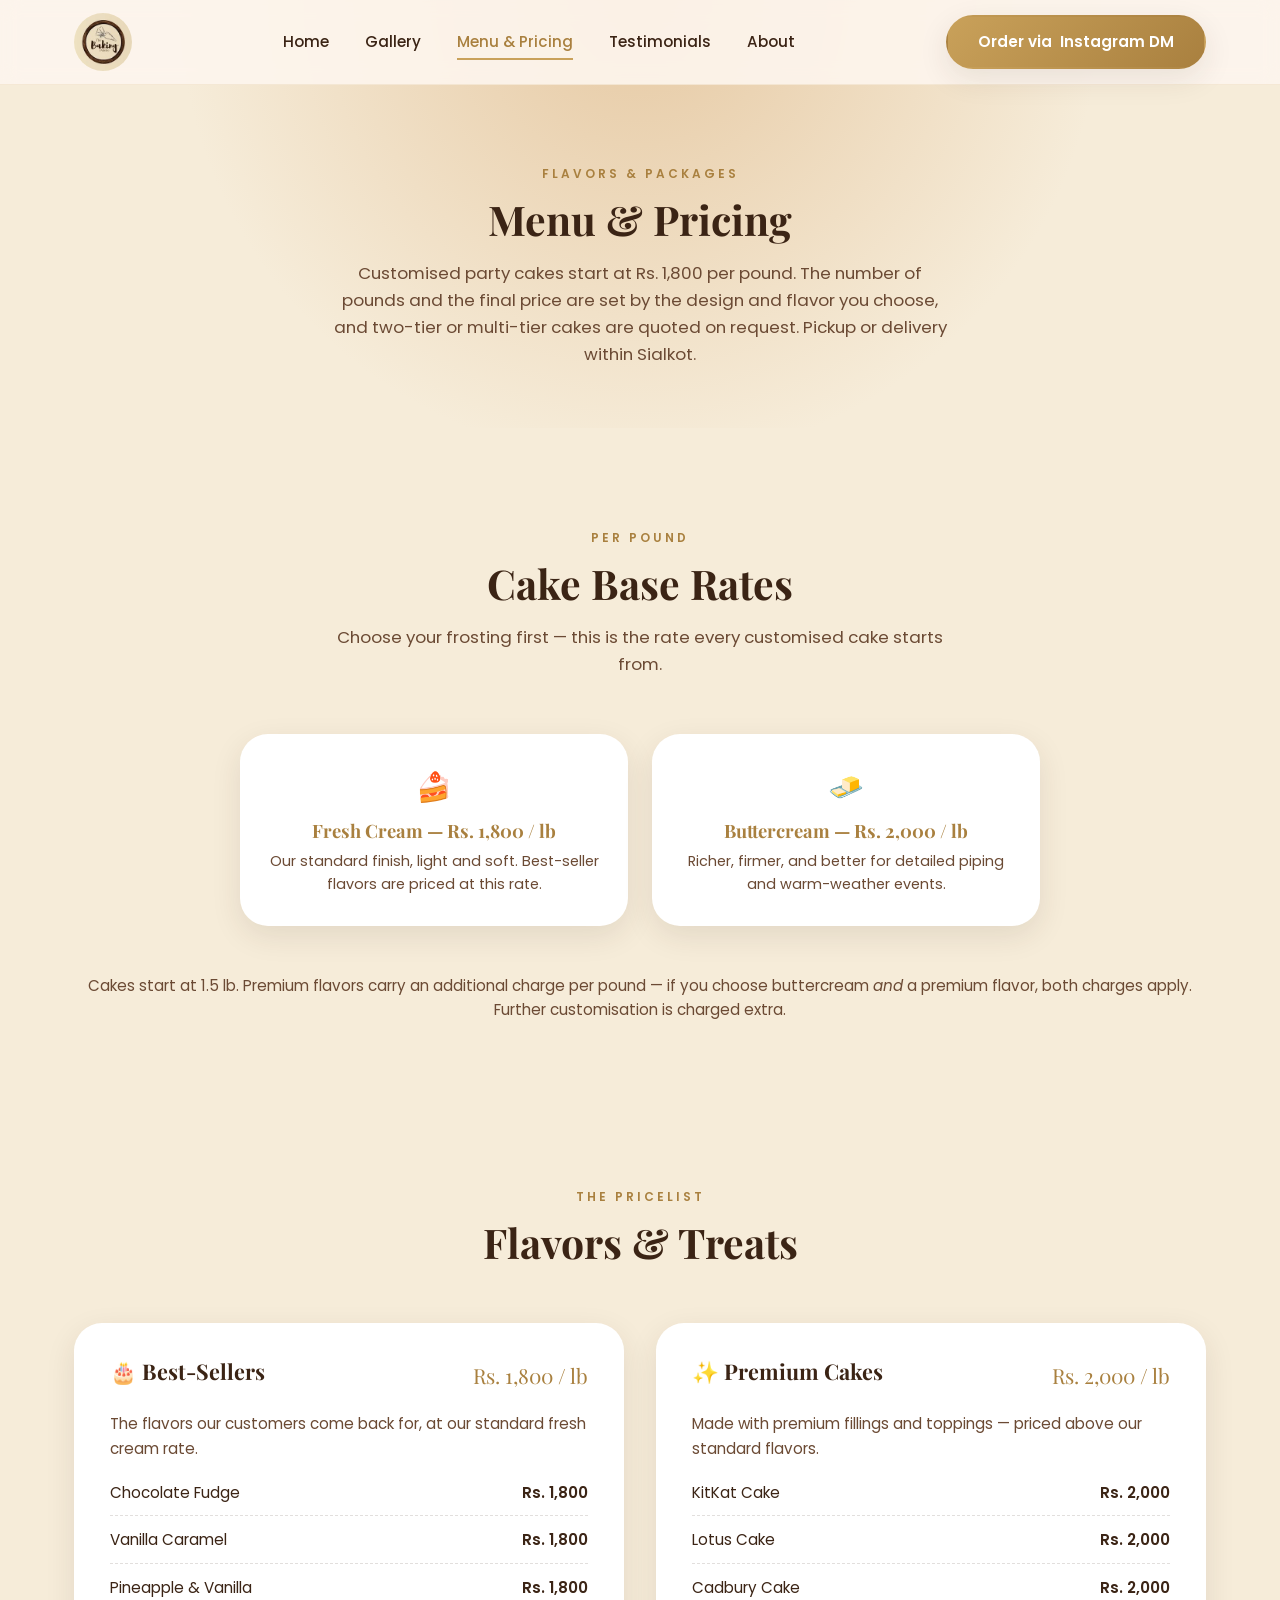
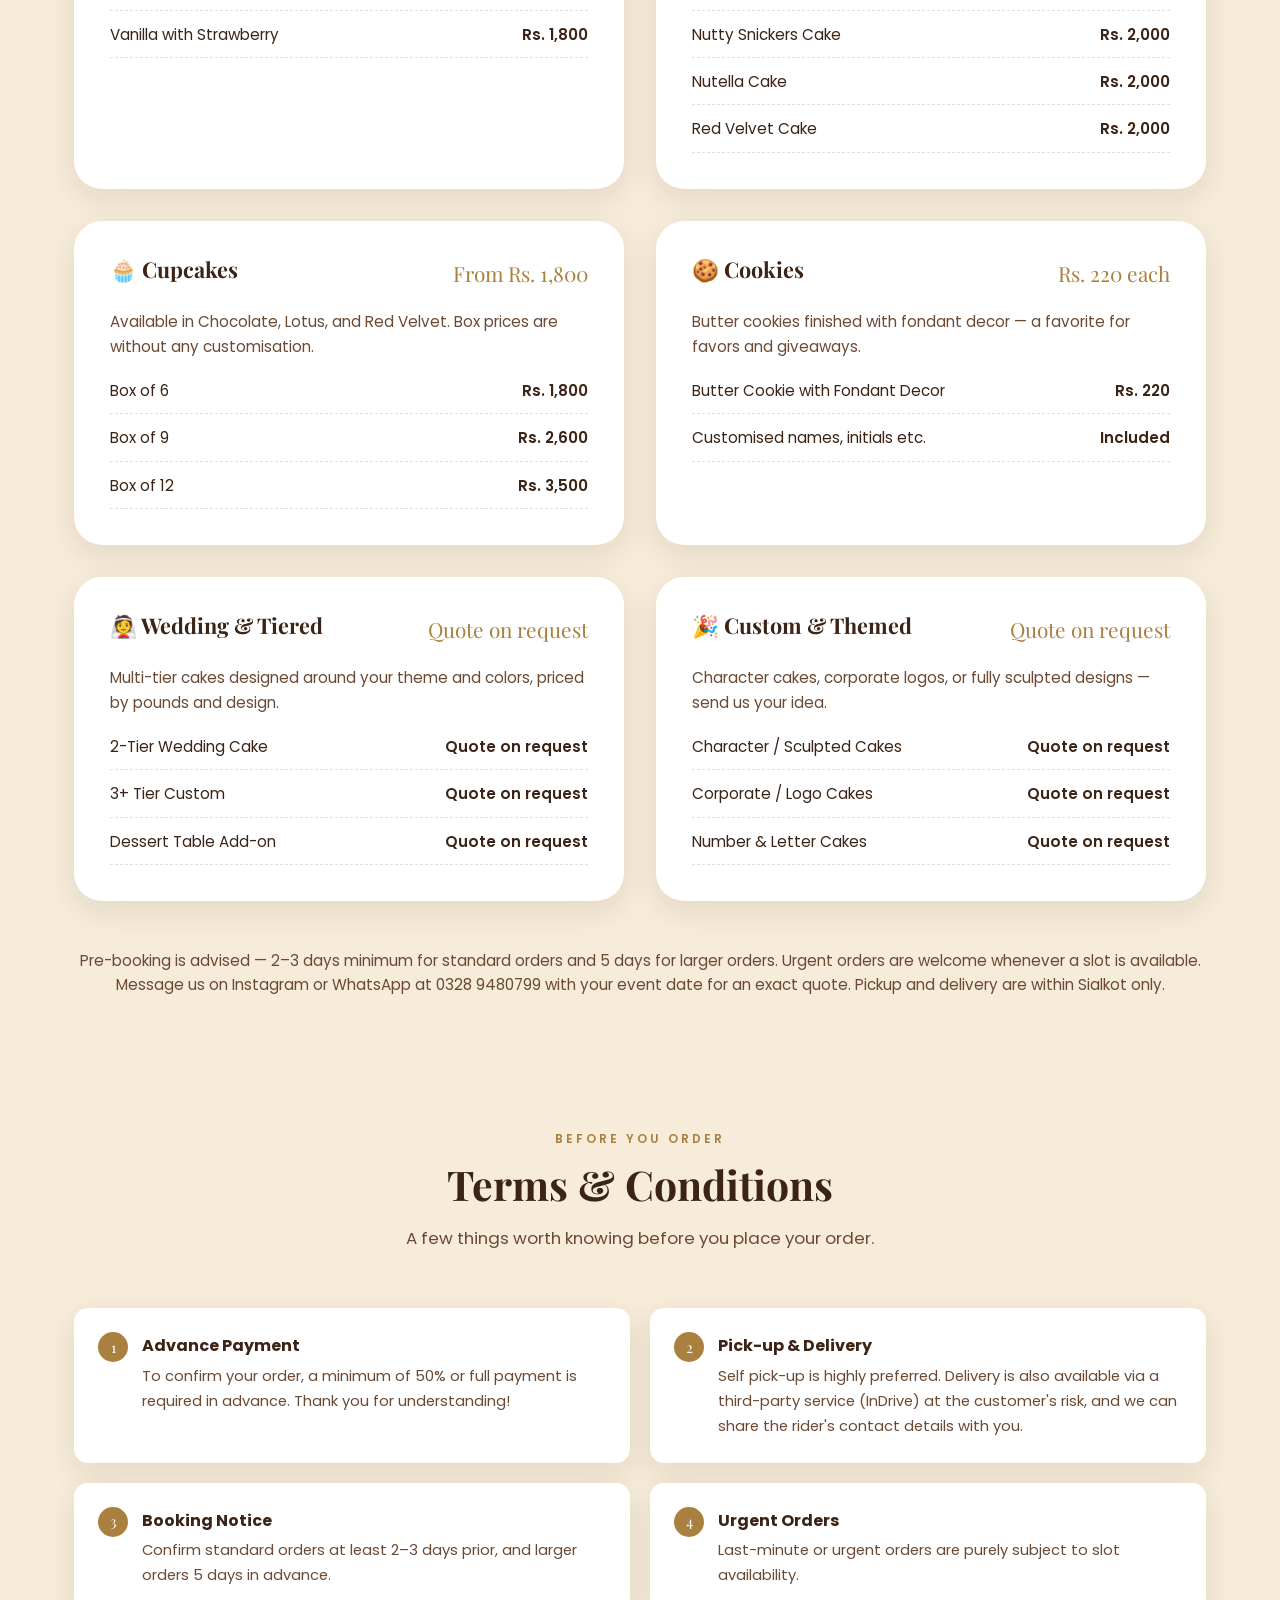
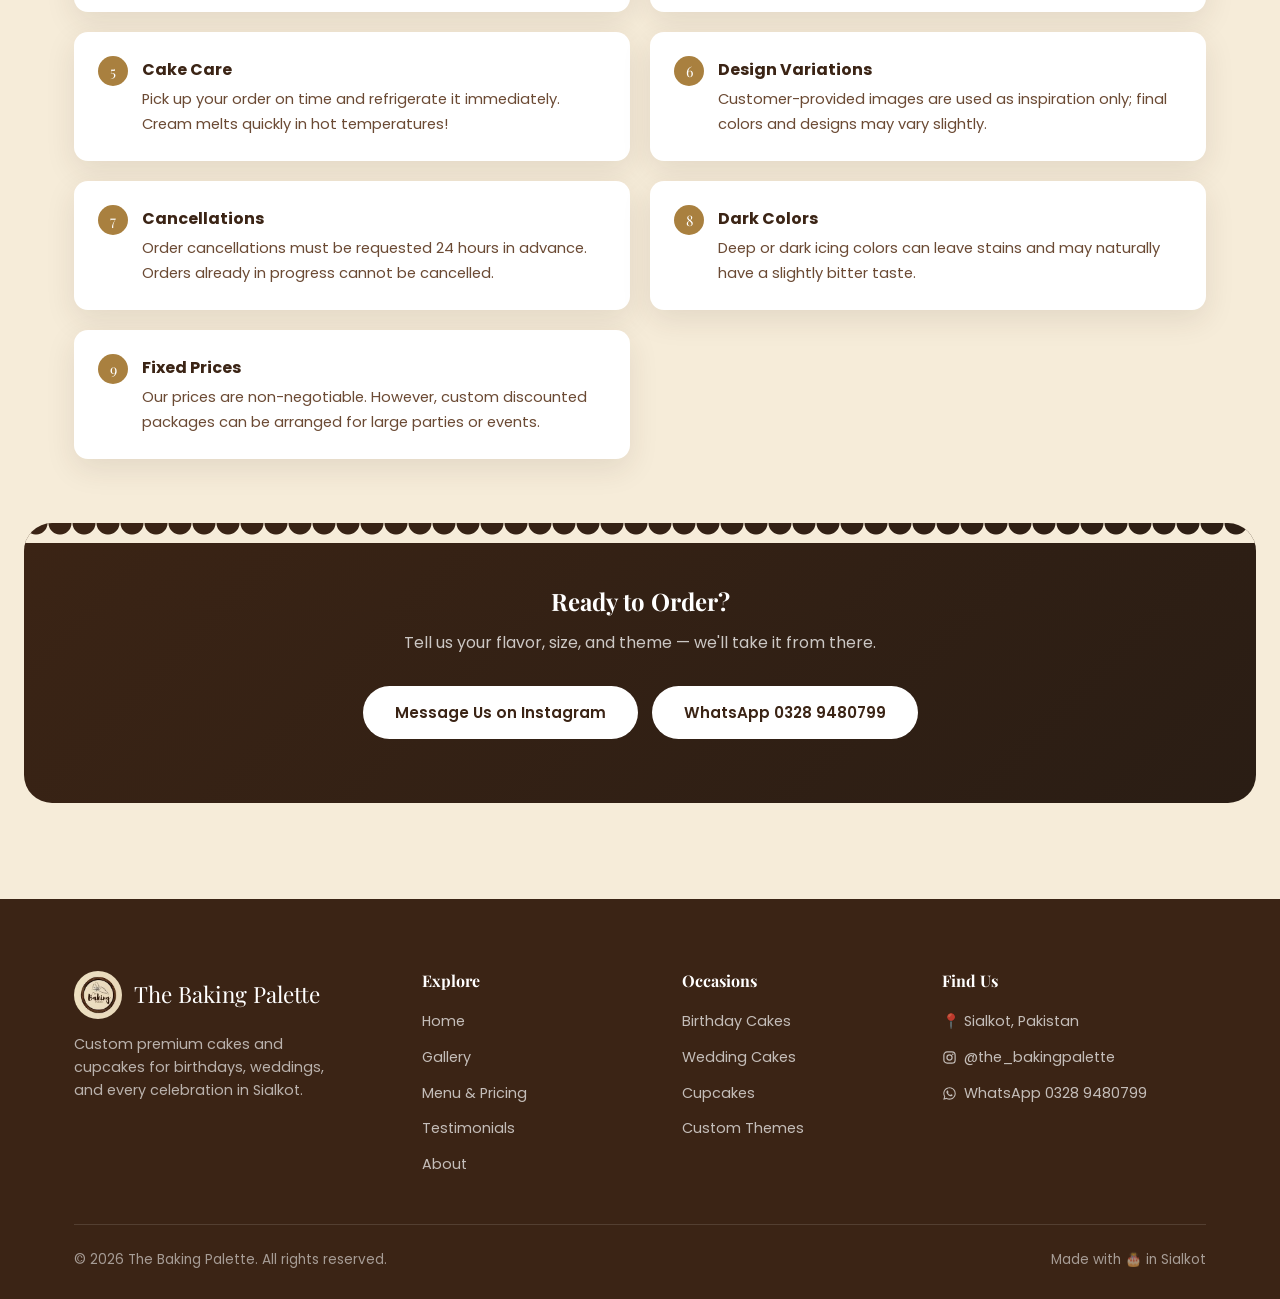
<file: menu.html>
<!DOCTYPE html>
<html lang="en-US">
<head>
  <meta charset="UTF-8" />
  <meta name="viewport" content="width=device-width, initial-scale=1.0" />
  <title>Cake Menu &amp; Prices in Sialkot | The Baking Palette</title>
  <meta name="description" content="Cake prices in Sialkot: fresh cream from Rs. 1,800/lb, buttercream from Rs. 2,000/lb, premium flavors, cupcake boxes, and tiered cakes quoted on request." />

  <link rel="canonical" href="https://laiba1234-a.github.io/the_bakingpalette/menu.html" />

  <meta property="og:type" content="website" />
  <meta property="og:url" content="https://laiba1234-a.github.io/the_bakingpalette/menu.html" />
  <meta property="og:site_name" content="The Baking Palette" />
  <meta property="og:locale" content="en_US" />
  <meta property="og:title" content="Cake Menu &amp; Prices in Sialkot | The Baking Palette" />
  <meta property="og:description" content="Cake flavors, cupcake boxes and pricing for custom and tiered cakes in Sialkot, with fresh cream and buttercream rates." />
  <meta property="og:image" content="https://laiba1234-a.github.io/the_bakingpalette/images/gallery/birthday-chocolate-candles.jpg" />
  <meta name="twitter:card" content="summary_large_image" />
  <meta name="twitter:title" content="Cake Menu &amp; Prices in Sialkot | The Baking Palette" />
  <meta name="twitter:description" content="Cake flavors, cupcake boxes and pricing for custom and tiered cakes in Sialkot, with fresh cream and buttercream rates." />
  <meta name="twitter:image" content="https://laiba1234-a.github.io/the_bakingpalette/images/gallery/birthday-chocolate-candles.jpg" />

  <link rel="preconnect" href="https://fonts.googleapis.com" />
  <link href="https://fonts.googleapis.com/css2?family=Playfair+Display:wght@600;700&family=Poppins:wght@400;500;600;700&display=swap" rel="stylesheet" />
  <link rel="icon" type="image/jpeg" href="images/logo/logo.jpg" />
  <link rel="stylesheet" href="css/style.css" />

  <script type="application/ld+json">
  {
    "@context": "https://schema.org",
    "@type": "ItemList",
    "name": "Cake menu and pricing — The Baking Palette, Sialkot",
    "description": "Flavors, packages and rates for custom cakes, cupcakes and cookies. Cakes start at 1.5 lb; tiered and sculpted cakes are quoted on request.",
    "itemListElement": [
      {
        "@type": "ListItem",
        "position": 1,
        "item": {
          "@type": "Product",
          "name": "Fresh Cream Custom Cake",
          "description": "Our standard finish, light and soft. Best-seller flavors are priced at this rate, from a 1.5 lb minimum.",
          "offers": {
            "@type": "Offer",
            "price": "1800",
            "priceCurrency": "PKR",
            "eligibleQuantity": { "@type": "QuantitativeValue", "unitText": "lb", "minValue": 1.5 },
            "availability": "https://schema.org/InStock",
            "areaServed": "Sialkot"
          }
        }
      },
      {
        "@type": "ListItem",
        "position": 2,
        "item": {
          "@type": "Product",
          "name": "Buttercream Custom Cake",
          "description": "Firmer finish that holds piping, sharp edges and detailed decoration, from a 1.5 lb minimum.",
          "offers": {
            "@type": "Offer",
            "price": "2000",
            "priceCurrency": "PKR",
            "eligibleQuantity": { "@type": "QuantitativeValue", "unitText": "lb", "minValue": 1.5 },
            "availability": "https://schema.org/InStock",
            "areaServed": "Sialkot"
          }
        }
      },
      {
        "@type": "ListItem",
        "position": 3,
        "item": {
          "@type": "Product",
          "name": "Chocolate Fudge Cake",
          "description": "Best-seller flavor at the standard fresh cream rate, priced per pound.",
          "offers": {
            "@type": "Offer",
            "price": "1800",
            "priceCurrency": "PKR",
            "eligibleQuantity": { "@type": "QuantitativeValue", "unitText": "lb", "minValue": 1.5 },
            "availability": "https://schema.org/InStock",
            "areaServed": "Sialkot"
          }
        }
      },
      {
        "@type": "ListItem",
        "position": 4,
        "item": {
          "@type": "Product",
          "name": "Vanilla Caramel Cake",
          "description": "Best-seller flavor at the standard fresh cream rate, priced per pound.",
          "offers": {
            "@type": "Offer",
            "price": "1800",
            "priceCurrency": "PKR",
            "eligibleQuantity": { "@type": "QuantitativeValue", "unitText": "lb", "minValue": 1.5 },
            "availability": "https://schema.org/InStock",
            "areaServed": "Sialkot"
          }
        }
      },
      {
        "@type": "ListItem",
        "position": 5,
        "item": {
          "@type": "Product",
          "name": "Pineapple and Vanilla Cake",
          "description": "Best-seller flavor at the standard fresh cream rate, priced per pound.",
          "offers": {
            "@type": "Offer",
            "price": "1800",
            "priceCurrency": "PKR",
            "eligibleQuantity": { "@type": "QuantitativeValue", "unitText": "lb", "minValue": 1.5 },
            "availability": "https://schema.org/InStock",
            "areaServed": "Sialkot"
          }
        }
      },
      {
        "@type": "ListItem",
        "position": 6,
        "item": {
          "@type": "Product",
          "name": "Vanilla with Strawberry Cake",
          "description": "Best-seller flavor at the standard fresh cream rate, priced per pound.",
          "offers": {
            "@type": "Offer",
            "price": "1800",
            "priceCurrency": "PKR",
            "eligibleQuantity": { "@type": "QuantitativeValue", "unitText": "lb", "minValue": 1.5 },
            "availability": "https://schema.org/InStock",
            "areaServed": "Sialkot"
          }
        }
      },
      {
        "@type": "ListItem",
        "position": 7,
        "item": {
          "@type": "Product",
          "name": "KitKat Cake",
          "description": "Premium flavor made with premium fillings and toppings, priced per pound.",
          "offers": {
            "@type": "Offer",
            "price": "2000",
            "priceCurrency": "PKR",
            "eligibleQuantity": { "@type": "QuantitativeValue", "unitText": "lb", "minValue": 1.5 },
            "availability": "https://schema.org/InStock",
            "areaServed": "Sialkot"
          }
        }
      },
      {
        "@type": "ListItem",
        "position": 8,
        "item": {
          "@type": "Product",
          "name": "Lotus Cake",
          "description": "Premium flavor made with premium fillings and toppings, priced per pound.",
          "offers": {
            "@type": "Offer",
            "price": "2000",
            "priceCurrency": "PKR",
            "eligibleQuantity": { "@type": "QuantitativeValue", "unitText": "lb", "minValue": 1.5 },
            "availability": "https://schema.org/InStock",
            "areaServed": "Sialkot"
          }
        }
      },
      {
        "@type": "ListItem",
        "position": 9,
        "item": {
          "@type": "Product",
          "name": "Cadbury Cake",
          "description": "Premium flavor made with premium fillings and toppings, priced per pound.",
          "offers": {
            "@type": "Offer",
            "price": "2000",
            "priceCurrency": "PKR",
            "eligibleQuantity": { "@type": "QuantitativeValue", "unitText": "lb", "minValue": 1.5 },
            "availability": "https://schema.org/InStock",
            "areaServed": "Sialkot"
          }
        }
      },
      {
        "@type": "ListItem",
        "position": 10,
        "item": {
          "@type": "Product",
          "name": "Nutty Snickers Cake",
          "description": "Premium flavor made with premium fillings and toppings, priced per pound.",
          "offers": {
            "@type": "Offer",
            "price": "2000",
            "priceCurrency": "PKR",
            "eligibleQuantity": { "@type": "QuantitativeValue", "unitText": "lb", "minValue": 1.5 },
            "availability": "https://schema.org/InStock",
            "areaServed": "Sialkot"
          }
        }
      },
      {
        "@type": "ListItem",
        "position": 11,
        "item": {
          "@type": "Product",
          "name": "Nutella Cake",
          "description": "Premium flavor made with premium fillings and toppings, priced per pound.",
          "offers": {
            "@type": "Offer",
            "price": "2000",
            "priceCurrency": "PKR",
            "eligibleQuantity": { "@type": "QuantitativeValue", "unitText": "lb", "minValue": 1.5 },
            "availability": "https://schema.org/InStock",
            "areaServed": "Sialkot"
          }
        }
      },
      {
        "@type": "ListItem",
        "position": 12,
        "item": {
          "@type": "Product",
          "name": "Red Velvet Cake",
          "description": "Premium flavor made with premium fillings and toppings, priced per pound.",
          "offers": {
            "@type": "Offer",
            "price": "2000",
            "priceCurrency": "PKR",
            "eligibleQuantity": { "@type": "QuantitativeValue", "unitText": "lb", "minValue": 1.5 },
            "availability": "https://schema.org/InStock",
            "areaServed": "Sialkot"
          }
        }
      },
      {
        "@type": "ListItem",
        "position": 13,
        "item": {
          "@type": "Product",
          "name": "Cupcake Box of 6",
          "description": "Six decorated cupcakes, iced to match your theme.",
          "offers": {
            "@type": "Offer",
            "price": "1800",
            "priceCurrency": "PKR",
            "availability": "https://schema.org/InStock",
            "areaServed": "Sialkot"
          }
        }
      },
      {
        "@type": "ListItem",
        "position": 14,
        "item": {
          "@type": "Product",
          "name": "Cupcake Box of 9",
          "description": "Nine decorated cupcakes, iced to match your theme.",
          "offers": {
            "@type": "Offer",
            "price": "2600",
            "priceCurrency": "PKR",
            "availability": "https://schema.org/InStock",
            "areaServed": "Sialkot"
          }
        }
      },
      {
        "@type": "ListItem",
        "position": 15,
        "item": {
          "@type": "Product",
          "name": "Cupcake Box of 12",
          "description": "Twelve decorated cupcakes, iced to match your theme.",
          "offers": {
            "@type": "Offer",
            "price": "3500",
            "priceCurrency": "PKR",
            "availability": "https://schema.org/InStock",
            "areaServed": "Sialkot"
          }
        }
      },
      {
        "@type": "ListItem",
        "position": 16,
        "item": {
          "@type": "Product",
          "name": "Butter Cookie with Fondant Decor",
          "description": "Butter cookies finished with fondant decor — a favorite for favors and giveaways.",
          "offers": {
            "@type": "Offer",
            "price": "220",
            "priceCurrency": "PKR",
            "availability": "https://schema.org/InStock",
            "areaServed": "Sialkot"
          }
        }
      },
      {
        "@type": "ListItem",
        "position": 17,
        "item": {
          "@type": "Product",
          "name": "2-Tier Wedding Cake",
          "description": "Two-tier cake designed around your theme and colors, priced by pounds and design.",
          "offers": {
            "@type": "Offer",
            "priceCurrency": "PKR",
            "availability": "https://schema.org/InStock",
            "areaServed": "Sialkot",
            "description": "Quote on request"
          }
        }
      },
      {
        "@type": "ListItem",
        "position": 18,
        "item": {
          "@type": "Product",
          "name": "3+ Tier Custom Cake",
          "description": "Three or more tiers designed around your theme and colors, priced by pounds and design.",
          "offers": {
            "@type": "Offer",
            "priceCurrency": "PKR",
            "availability": "https://schema.org/InStock",
            "areaServed": "Sialkot",
            "description": "Quote on request"
          }
        }
      },
      {
        "@type": "ListItem",
        "position": 19,
        "item": {
          "@type": "Product",
          "name": "Character or Sculpted Cake",
          "description": "Fully sculpted and character cakes built to your idea.",
          "offers": {
            "@type": "Offer",
            "priceCurrency": "PKR",
            "availability": "https://schema.org/InStock",
            "areaServed": "Sialkot",
            "description": "Quote on request"
          }
        }
      },
      {
        "@type": "ListItem",
        "position": 20,
        "item": {
          "@type": "Product",
          "name": "Corporate or Logo Cake",
          "description": "Branded cakes for company events and launches.",
          "offers": {
            "@type": "Offer",
            "priceCurrency": "PKR",
            "availability": "https://schema.org/InStock",
            "areaServed": "Sialkot",
            "description": "Quote on request"
          }
        }
      }
    ]
  }
  </script>
</head>
<body>

  <a class="skip-link" href="#main">Skip to content</a>

  <header class="navbar">
    <div class="container">
      <a href="index.html" class="logo"><img src="images/logo/logo.jpg" alt="The Baking Palette logo"></a>
      <nav class="nav-links">
        <a href="index.html">Home</a>
        <a href="gallery.html">Gallery</a>
        <a href="menu.html">Menu &amp; Pricing</a>
        <a href="testimonials.html">Testimonials</a>
        <a href="about.html">About</a>
      </nav>
      <div class="nav-cta">
        <a href="https://www.instagram.com/the_bakingpalette/" target="_blank" rel="noopener" class="btn btn--primary">
          <span class="btn-text">Order via</span> Instagram DM
        </a>
        <button class="nav-toggle" aria-label="Toggle navigation">
          <span></span><span></span><span></span>
        </button>
      </div>
    </div>
  </header>

  <main id="main">

  <section class="page-header">
    <div class="container">
      <span class="section-label">Flavors &amp; Packages</span>
      <h1 class="section-title">Menu &amp; Pricing</h1>
      <p class="section-subtitle" style="margin:0 auto;">Customised party cakes start at Rs. 1,800 per pound. The number of pounds and the final price are set by the design and flavor you choose, and two-tier or multi-tier cakes are quoted on request. Pickup or delivery within Sialkot.</p>
    </div>
  </section>

  <section class="section">
    <div class="container">
      <div class="section-header">
        <span class="section-label">Per Pound</span>
        <h2 class="section-title">Cake Base Rates</h2>
        <p class="section-subtitle">Choose your frosting first &mdash; this is the rate every customised cake starts from.</p>
      </div>

      <div class="values-grid values-grid--rates">
        <div class="value-item reveal">
          <div class="icon">🍰</div>
          <div>
            <h4>Fresh Cream &mdash; Rs. 1,800 / lb</h4>
            <p>Our standard finish, light and soft. Best-seller flavors are priced at this rate.</p>
          </div>
        </div>
        <div class="value-item reveal">
          <div class="icon">🧈</div>
          <div>
            <h4>Buttercream &mdash; Rs. 2,000 / lb</h4>
            <p>Richer, firmer, and better for detailed piping and warm-weather events.</p>
          </div>
        </div>
      </div>

      <p class="menu-note reveal">Cakes start at 1.5 lb. Premium flavors carry an additional charge per pound &mdash; if you choose buttercream <em>and</em> a premium flavor, both charges apply. Further customisation is charged extra.</p>
    </div>
  </section>

  <section class="section section--tight">
    <div class="container">
      <div class="section-header">
        <span class="section-label">The Pricelist</span>
        <h2 class="section-title">Flavors &amp; Treats</h2>
      </div>

      <div class="menu-grid">
        <div class="menu-card reveal">
          <div class="menu-card-header">
            <h3>🎂 Best-Sellers</h3>
            <span class="from-price">Rs. 1,800 / lb</span>
          </div>
          <p class="desc">The flavors our customers come back for, at our standard fresh cream rate.</p>
          <ul class="menu-list">
            <li><span>Chocolate Fudge</span><span>Rs. 1,800</span></li>
            <li><span>Vanilla Caramel</span><span>Rs. 1,800</span></li>
            <li><span>Pineapple &amp; Vanilla</span><span>Rs. 1,800</span></li>
            <li><span>Vanilla with Strawberry</span><span>Rs. 1,800</span></li>
          </ul>
        </div>

        <div class="menu-card reveal">
          <div class="menu-card-header">
            <h3>✨ Premium Cakes</h3>
            <span class="from-price">Rs. 2,000 / lb</span>
          </div>
          <p class="desc">Made with premium fillings and toppings &mdash; priced above our standard flavors.</p>
          <ul class="menu-list">
            <li><span>KitKat Cake</span><span>Rs. 2,000</span></li>
            <li><span>Lotus Cake</span><span>Rs. 2,000</span></li>
            <li><span>Cadbury Cake</span><span>Rs. 2,000</span></li>
            <li><span>Nutty Snickers Cake</span><span>Rs. 2,000</span></li>
            <li><span>Nutella Cake</span><span>Rs. 2,000</span></li>
            <li><span>Red Velvet Cake</span><span>Rs. 2,000</span></li>
          </ul>
        </div>

        <div class="menu-card reveal">
          <div class="menu-card-header">
            <h3>🧁 Cupcakes</h3>
            <span class="from-price">From Rs. 1,800</span>
          </div>
          <p class="desc">Available in Chocolate, Lotus, and Red Velvet. Box prices are without any customisation.</p>
          <ul class="menu-list">
            <li><span>Box of 6</span><span>Rs. 1,800</span></li>
            <li><span>Box of 9</span><span>Rs. 2,600</span></li>
            <li><span>Box of 12</span><span>Rs. 3,500</span></li>
          </ul>
        </div>

        <div class="menu-card reveal">
          <div class="menu-card-header">
            <h3>🍪 Cookies</h3>
            <span class="from-price">Rs. 220 each</span>
          </div>
          <p class="desc">Butter cookies finished with fondant decor &mdash; a favorite for favors and giveaways.</p>
          <ul class="menu-list">
            <li><span>Butter Cookie with Fondant Decor</span><span>Rs. 220</span></li>
            <li><span>Customised names, initials etc.</span><span>Included</span></li>
          </ul>
        </div>

        <div class="menu-card reveal">
          <div class="menu-card-header">
            <h3>👰 Wedding &amp; Tiered</h3>
            <span class="from-price">Quote on request</span>
          </div>
          <p class="desc">Multi-tier cakes designed around your theme and colors, priced by pounds and design.</p>
          <ul class="menu-list">
            <li><span>2-Tier Wedding Cake</span><span>Quote on request</span></li>
            <li><span>3+ Tier Custom</span><span>Quote on request</span></li>
            <li><span>Dessert Table Add-on</span><span>Quote on request</span></li>
          </ul>
        </div>

        <div class="menu-card reveal">
          <div class="menu-card-header">
            <h3>🎉 Custom &amp; Themed</h3>
            <span class="from-price">Quote on request</span>
          </div>
          <p class="desc">Character cakes, corporate logos, or fully sculpted designs &mdash; send us your idea.</p>
          <ul class="menu-list">
            <li><span>Character / Sculpted Cakes</span><span>Quote on request</span></li>
            <li><span>Corporate / Logo Cakes</span><span>Quote on request</span></li>
            <li><span>Number &amp; Letter Cakes</span><span>Quote on request</span></li>
          </ul>
        </div>
      </div>

      <p class="menu-note reveal">Pre-booking is advised &mdash; 2&ndash;3 days minimum for standard orders and 5 days for larger orders. Urgent orders are welcome whenever a slot is available. Message us on Instagram or WhatsApp at <a href="https://wa.me/923289480799" target="_blank" rel="noopener">0328 9480799</a> with your event date for an exact quote. Pickup and delivery are within Sialkot only.</p>
    </div>
  </section>

  <section class="section section--tight">
    <div class="container">
      <div class="section-header">
        <span class="section-label">Before You Order</span>
        <h2 class="section-title">Terms &amp; Conditions</h2>
        <p class="section-subtitle">A few things worth knowing before you place your order.</p>
      </div>

      <ol class="terms-list">
        <li class="reveal"><strong>Advance Payment</strong>To confirm your order, a minimum of 50% or full payment is required in advance. Thank you for understanding!</li>
        <li class="reveal"><strong>Pick-up &amp; Delivery</strong>Self pick-up is highly preferred. Delivery is also available via a third-party service (InDrive) at the customer's risk, and we can share the rider's contact details with you.</li>
        <li class="reveal"><strong>Booking Notice</strong>Confirm standard orders at least 2&ndash;3 days prior, and larger orders 5 days in advance.</li>
        <li class="reveal"><strong>Urgent Orders</strong>Last-minute or urgent orders are purely subject to slot availability.</li>
        <li class="reveal"><strong>Cake Care</strong>Pick up your order on time and refrigerate it immediately. Cream melts quickly in hot temperatures!</li>
        <li class="reveal"><strong>Design Variations</strong>Customer-provided images are used as inspiration only; final colors and designs may vary slightly.</li>
        <li class="reveal"><strong>Cancellations</strong>Order cancellations must be requested 24 hours in advance. Orders already in progress cannot be cancelled.</li>
        <li class="reveal"><strong>Dark Colors</strong>Deep or dark icing colors can leave stains and may naturally have a slightly bitter taste.</li>
        <li class="reveal"><strong>Fixed Prices</strong>Our prices are non-negotiable. However, custom discounted packages can be arranged for large parties or events.</li>
      </ol>
    </div>
  </section>

  <section class="cta-banner reveal">
    <h2>Ready to Order?</h2>
    <p>Tell us your flavor, size, and theme &mdash; we'll take it from there.</p>
    <div class="cta-actions">
      <a href="https://www.instagram.com/the_bakingpalette/" target="_blank" rel="noopener" class="btn btn--light">Message Us on Instagram</a>
      <a href="https://wa.me/923289480799" target="_blank" rel="noopener" class="btn btn--light">WhatsApp 0328 9480799</a>
    </div>
  </section>

  </main>


  <footer class="site-footer">
    <div class="container">
      <div class="footer-grid">
        <div>
          <div class="footer-logo" style="display:flex;align-items:center;gap:12px;"><img src="images/logo/logo.jpg" alt="The Baking Palette logo" style="height:48px;width:48px;object-fit:cover;border-radius:50%;"> The Baking Palette</div>
          <p style="font-size:0.9rem;color:rgba(255,255,255,0.65);max-width:280px;">Custom premium cakes and cupcakes for birthdays, weddings, and every celebration in Sialkot.</p>
        </div>
        <div class="footer-col">
          <h4>Explore</h4>
          <ul>
            <li><a href="index.html">Home</a></li>
            <li><a href="gallery.html">Gallery</a></li>
            <li><a href="menu.html">Menu &amp; Pricing</a></li>
            <li><a href="testimonials.html">Testimonials</a></li>
            <li><a href="about.html">About</a></li>
          </ul>
        </div>
        <div class="footer-col">
          <h4>Occasions</h4>
          <ul>
            <li><a href="menu.html">Birthday Cakes</a></li>
            <li><a href="menu.html">Wedding Cakes</a></li>
            <li><a href="menu.html">Cupcakes</a></li>
            <li><a href="menu.html">Custom Themes</a></li>
          </ul>
        </div>
        <div class="footer-col">
          <h4>Find Us</h4>
          <ul>
            <li><a href="https://maps.app.goo.gl/SYh3LS19zjtz57ar5" target="_blank" rel="noopener">📍 Sialkot, Pakistan</a></li>
            <li><a href="https://www.instagram.com/the_bakingpalette/" target="_blank" rel="noopener"><span class="link-icon"><svg viewBox="0 0 24 24" aria-hidden="true" focusable="false"><rect x="3" y="3" width="18" height="18" rx="5.2" fill="none" stroke="currentColor" stroke-width="1.9"/><circle cx="12" cy="12" r="4.1" fill="none" stroke="currentColor" stroke-width="1.9"/><circle cx="17.3" cy="6.7" r="1.25" fill="currentColor"/></svg></span>@the_bakingpalette</a></li>
            <li><a href="https://wa.me/923289480799" target="_blank" rel="noopener"><span class="link-icon"><svg viewBox="0 0 24 24" aria-hidden="true" focusable="false"><path fill="currentColor" d="M12.04 2.01c-5.46 0-9.91 4.44-9.91 9.9 0 1.75.46 3.45 1.33 4.96L2 22.01l5.28-1.38a9.9 9.9 0 0 0 4.76 1.21h.01c5.46 0 9.9-4.44 9.9-9.9a9.83 9.83 0 0 0-2.9-7A9.82 9.82 0 0 0 12.04 2Zm0 18.14h-.01a8.22 8.22 0 0 1-4.19-1.15l-.3-.18-3.11.82.83-3.04-.2-.31a8.2 8.2 0 0 1-1.26-4.38c0-4.53 3.7-8.22 8.25-8.22 2.2 0 4.27.86 5.82 2.41a8.16 8.16 0 0 1 2.41 5.82c0 4.54-3.69 8.23-8.24 8.23Zm4.52-6.16c-.25-.12-1.46-.72-1.69-.8-.22-.09-.39-.13-.55.12-.17.25-.64.8-.78.97-.15.16-.29.18-.54.06-.25-.12-1.05-.39-1.99-1.23-.74-.66-1.23-1.47-1.38-1.72-.14-.25-.01-.38.11-.5.11-.11.25-.29.37-.43.12-.15.16-.25.25-.41.08-.17.04-.31-.02-.43-.06-.13-.55-1.34-.76-1.83-.2-.48-.4-.42-.55-.43h-.47c-.17 0-.43.06-.66.31-.22.25-.86.84-.86 2.03 0 1.19.88 2.34 1 2.5.12.17 1.72 2.62 4.16 3.67.58.25 1.03.4 1.38.51.58.19 1.11.16 1.53.1.46-.07 1.46-.6 1.67-1.18.2-.58.2-1.07.14-1.18-.06-.1-.22-.17-.47-.29Z"/></svg></span>WhatsApp 0328 9480799</a></li>
          </ul>
        </div>
      </div>
      <div class="footer-bottom">
        <span>&copy; 2026 The Baking Palette. All rights reserved.</span>
        <span>Made with 🎂 in Sialkot</span>
      </div>
    </div>
  </footer>

  <script src="js/main.js"></script>
</body>
</html>
</file>
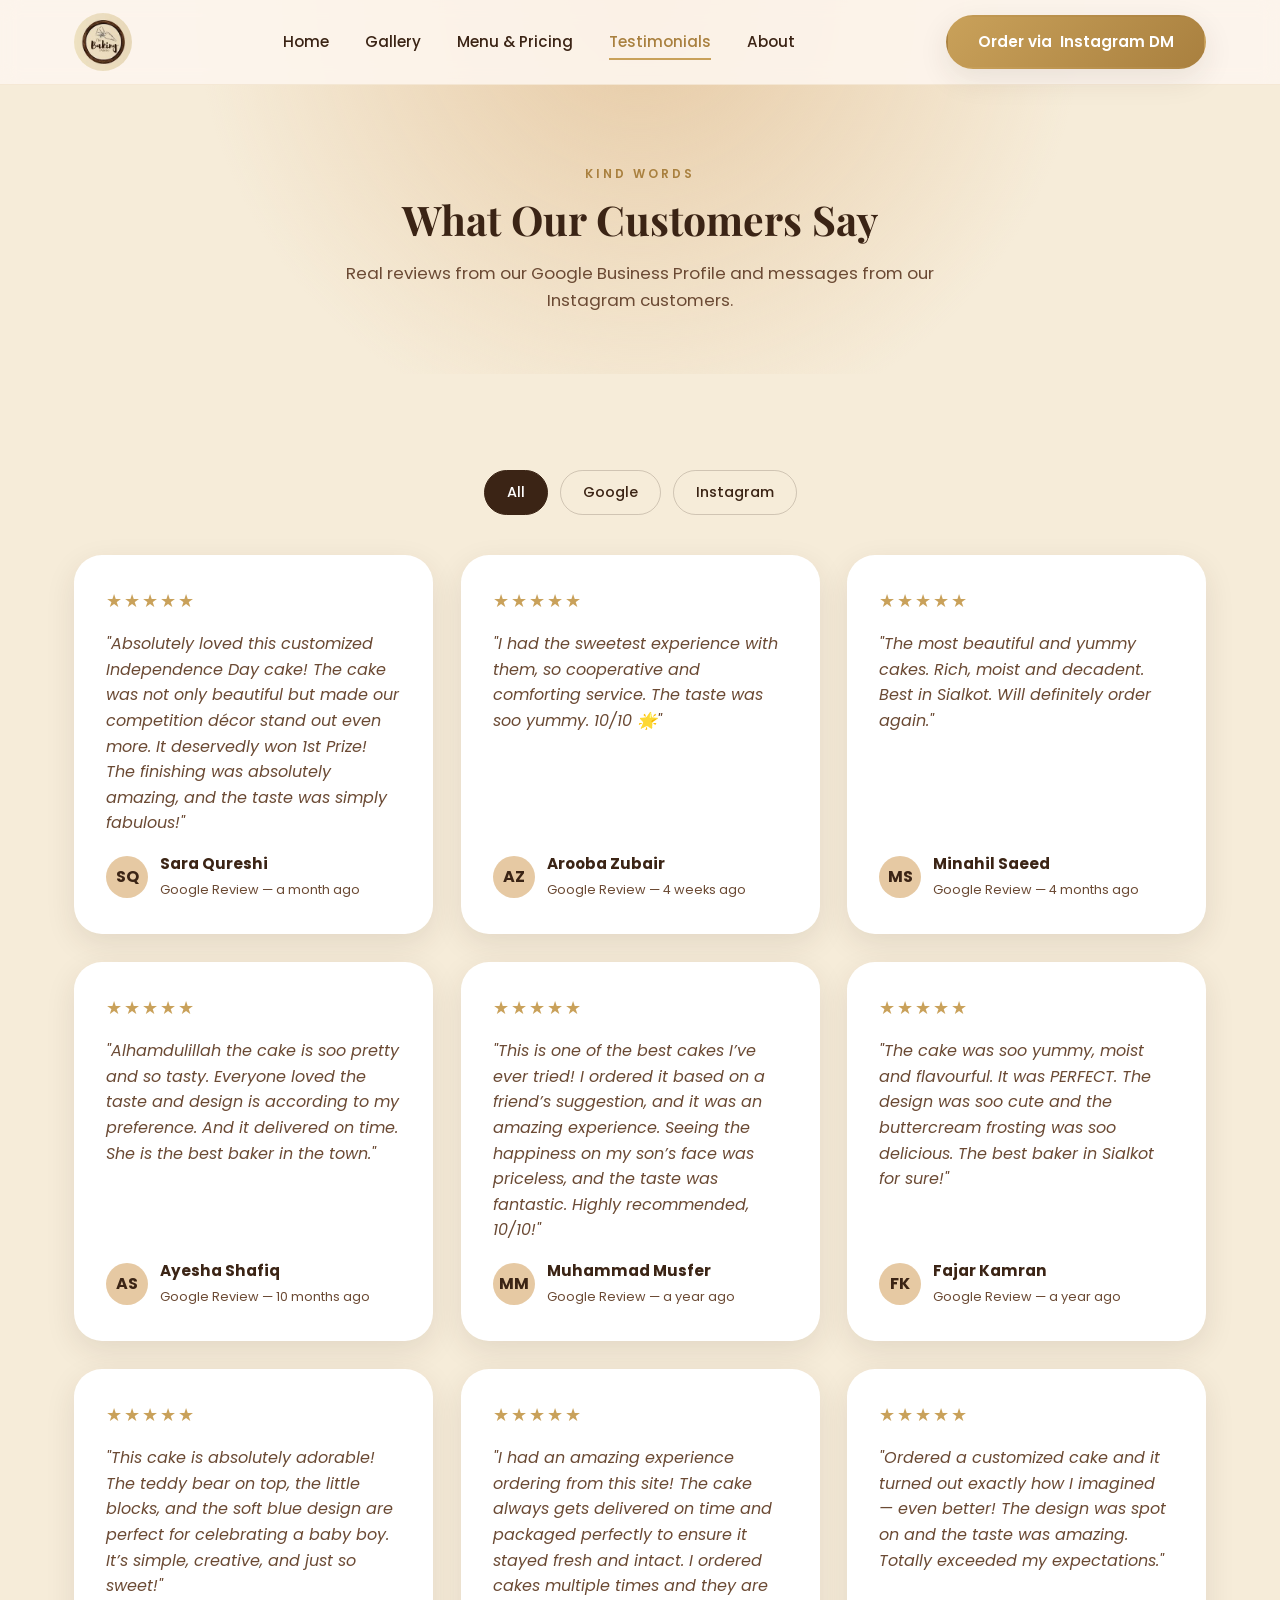
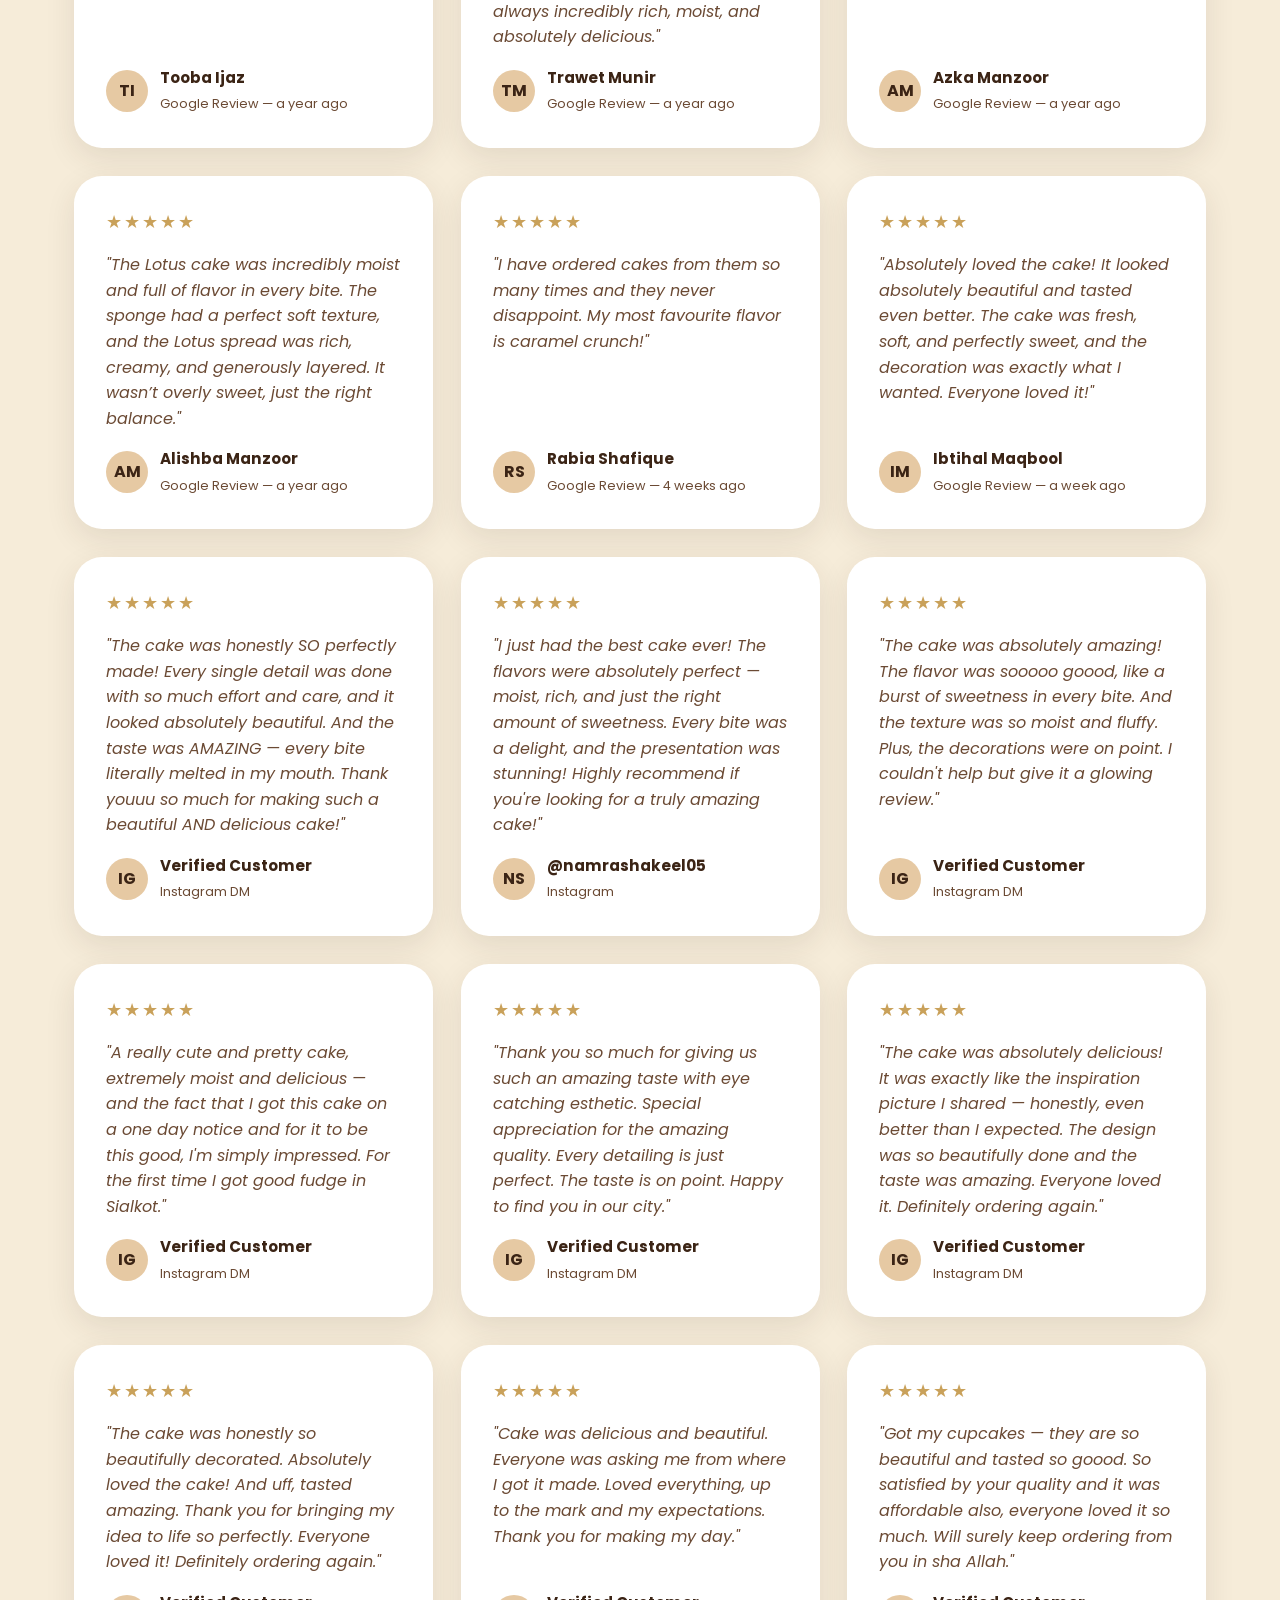
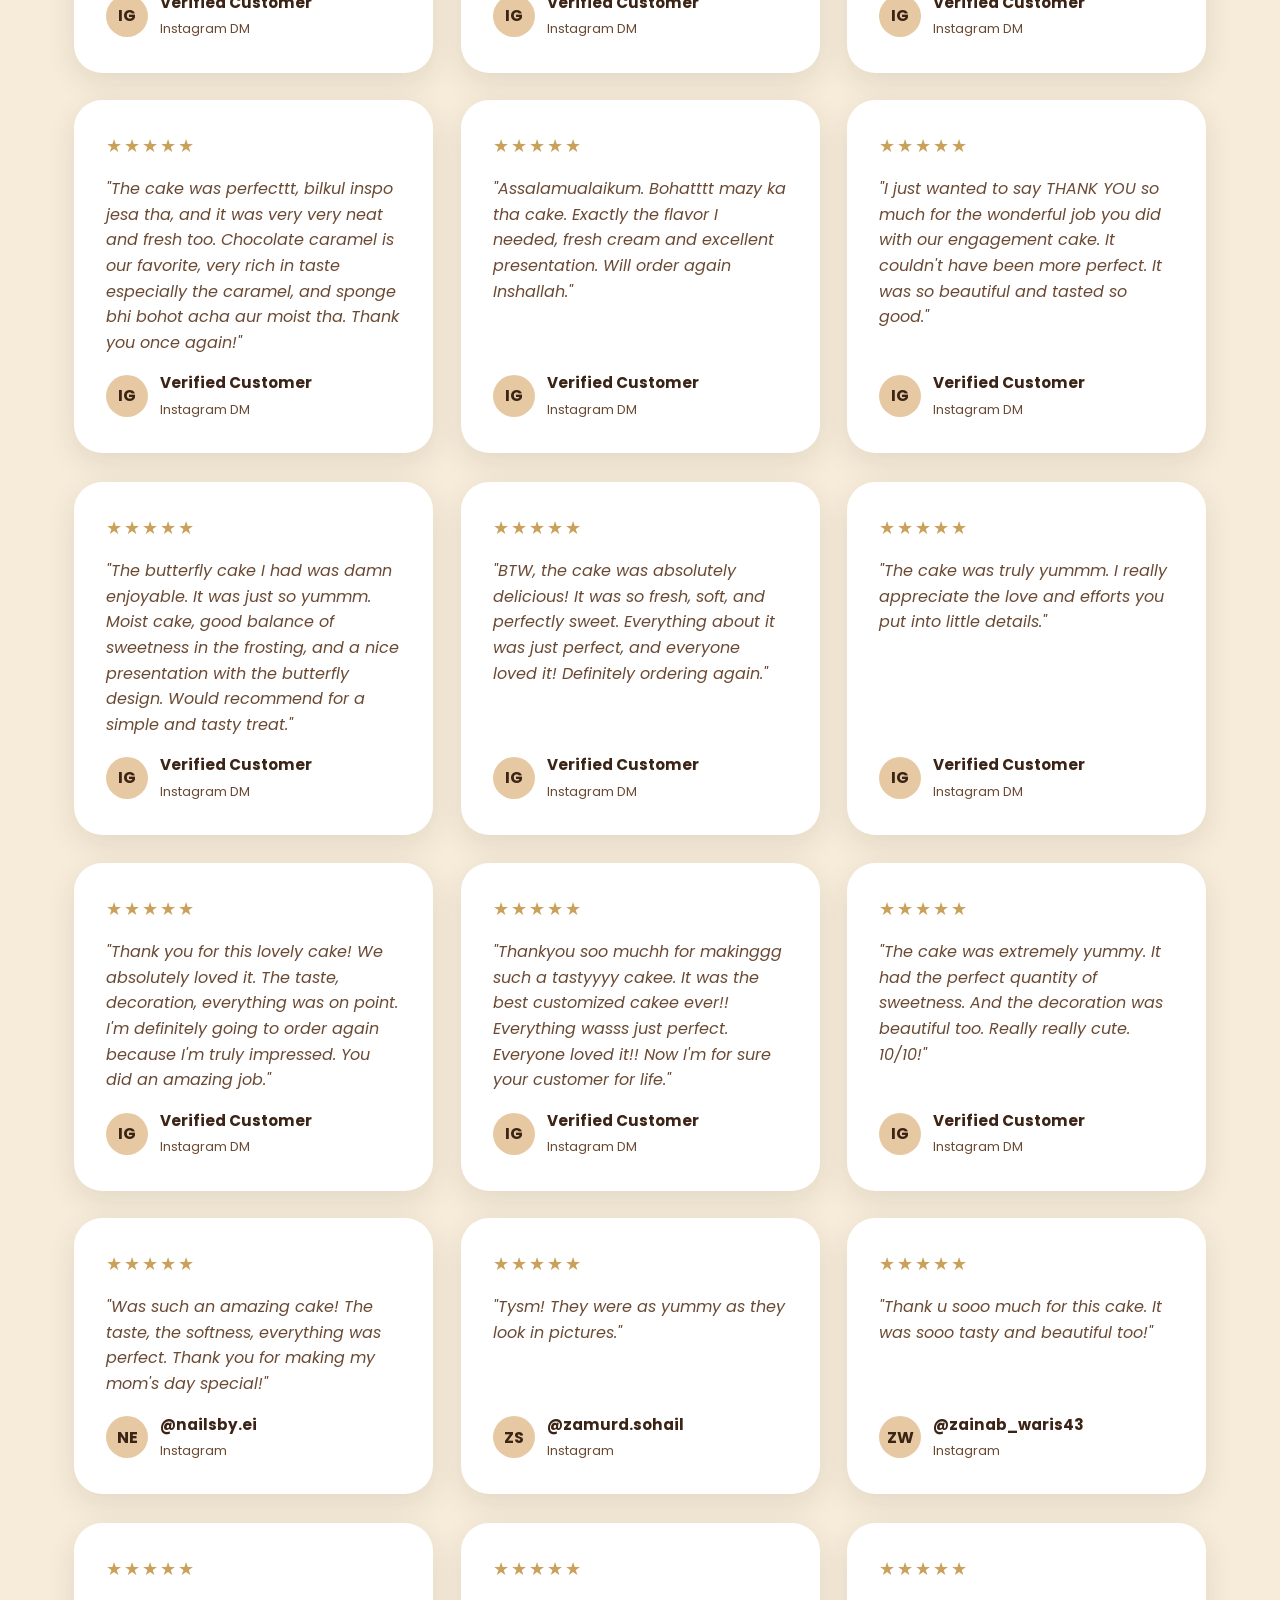
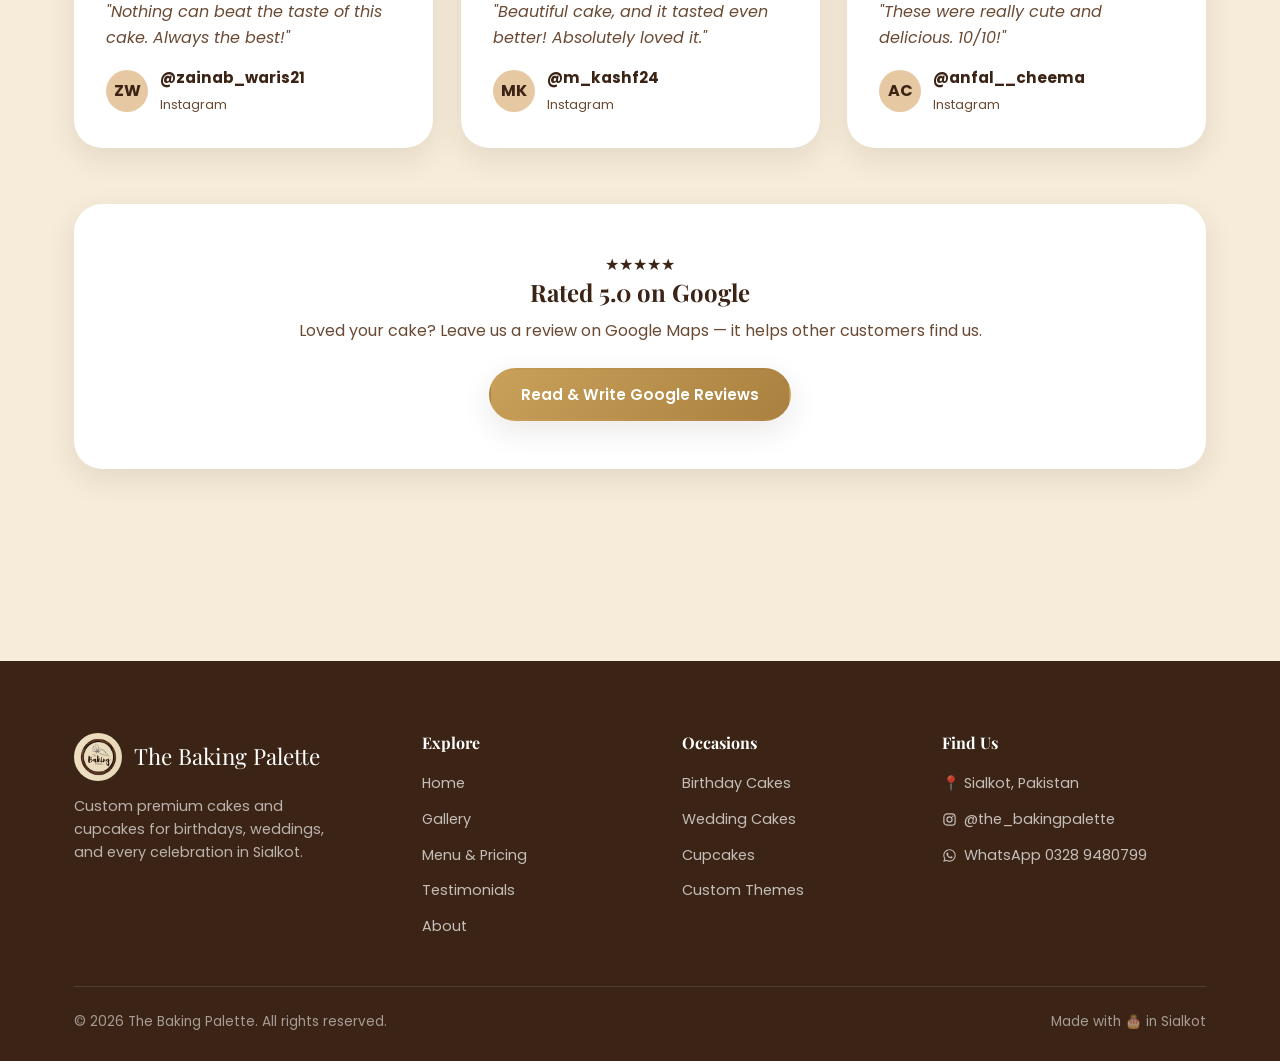
<file: testimonials.html>
<!DOCTYPE html>
<html lang="en-US">
<head>
  <meta charset="UTF-8" />
  <meta name="viewport" content="width=device-width, initial-scale=1.0" />
  <title>Customer Reviews | The Baking Palette, Sialkot</title>
  <meta name="description" content="Real Google reviews and Instagram messages from customers of The Baking Palette, a custom cake studio in Sialkot making tiered and themed cakes." />

  <link rel="canonical" href="https://laiba1234-a.github.io/the_bakingpalette/testimonials.html" />

  <meta property="og:type" content="website" />
  <meta property="og:url" content="https://laiba1234-a.github.io/the_bakingpalette/testimonials.html" />
  <meta property="og:site_name" content="The Baking Palette" />
  <meta property="og:locale" content="en_US" />
  <meta property="og:title" content="Customer Reviews | The Baking Palette, Sialkot" />
  <meta property="og:description" content="Real Google and Instagram reviews from customers of The Baking Palette in Sialkot." />
  <meta property="og:image" content="https://laiba1234-a.github.io/the_bakingpalette/images/gallery/wedding-two-tier-pearls-roses.jpg" />
  <meta name="twitter:card" content="summary_large_image" />
  <meta name="twitter:title" content="Customer Reviews | The Baking Palette, Sialkot" />
  <meta name="twitter:description" content="Real Google and Instagram reviews from customers of The Baking Palette in Sialkot." />
  <meta name="twitter:image" content="https://laiba1234-a.github.io/the_bakingpalette/images/gallery/wedding-two-tier-pearls-roses.jpg" />
  <link rel="preconnect" href="https://fonts.googleapis.com" />
  <link href="https://fonts.googleapis.com/css2?family=Playfair+Display:wght@600;700&family=Poppins:wght@400;500;600;700&display=swap" rel="stylesheet" />
  <link rel="icon" type="image/jpeg" href="images/logo/logo.jpg" />
  <link rel="stylesheet" href="css/style.css" />

  <script type="application/ld+json">
{
  "@context": "https://schema.org",
  "@type": "ItemList",
  "name": "Customer reviews of The Baking Palette",
  "description": "Reviews from the Google Business Profile and Instagram messages of The Baking Palette, a custom cake studio in Sialkot.",
  "about": {
    "@type": "Bakery",
    "name": "The Baking Palette",
    "areaServed": {
      "@type": "City",
      "name": "Sialkot"
    },
    "sameAs": [
      "https://www.instagram.com/the_bakingpalette/",
      "https://wa.me/923289480799"
    ]
  },
  "numberOfItems": 36,
  "itemListElement": [
    {
      "@type": "ListItem",
      "position": 1,
      "item": {
        "@type": "Review",
        "reviewBody": "Absolutely loved this customized Independence Day cake! The cake was not only beautiful but made our competition d\u00e9cor stand out even more. It deservedly won 1st Prize! The finishing was absolutely amazing, and the taste was simply fabulous!",
        "author": {
          "@type": "Person",
          "name": "Sara Qureshi"
        },
        "publisher": {
          "@type": "Organization",
          "name": "Google"
        },
        "reviewRating": {
          "@type": "Rating",
          "ratingValue": 5,
          "bestRating": 5,
          "worstRating": 1
        }
      }
    },
    {
      "@type": "ListItem",
      "position": 2,
      "item": {
        "@type": "Review",
        "reviewBody": "I had the sweetest experience with them, so cooperative and comforting service. The taste was soo yummy. 10/10 \ud83c\udf1f",
        "author": {
          "@type": "Person",
          "name": "Arooba Zubair"
        },
        "publisher": {
          "@type": "Organization",
          "name": "Google"
        },
        "reviewRating": {
          "@type": "Rating",
          "ratingValue": 5,
          "bestRating": 5,
          "worstRating": 1
        }
      }
    },
    {
      "@type": "ListItem",
      "position": 3,
      "item": {
        "@type": "Review",
        "reviewBody": "The most beautiful and yummy cakes. Rich, moist and decadent. Best in Sialkot. Will definitely order again.",
        "author": {
          "@type": "Person",
          "name": "Minahil Saeed"
        },
        "publisher": {
          "@type": "Organization",
          "name": "Google"
        },
        "reviewRating": {
          "@type": "Rating",
          "ratingValue": 5,
          "bestRating": 5,
          "worstRating": 1
        }
      }
    },
    {
      "@type": "ListItem",
      "position": 4,
      "item": {
        "@type": "Review",
        "reviewBody": "Alhamdulillah the cake is soo pretty and so tasty. Everyone loved the taste and design is according to my preference. And it delivered on time. She is the best baker in the town.",
        "author": {
          "@type": "Person",
          "name": "Ayesha Shafiq"
        },
        "publisher": {
          "@type": "Organization",
          "name": "Google"
        },
        "reviewRating": {
          "@type": "Rating",
          "ratingValue": 5,
          "bestRating": 5,
          "worstRating": 1
        }
      }
    },
    {
      "@type": "ListItem",
      "position": 5,
      "item": {
        "@type": "Review",
        "reviewBody": "This is one of the best cakes I\u2019ve ever tried! I ordered it based on a friend\u2019s suggestion, and it was an amazing experience. Seeing the happiness on my son\u2019s face was priceless, and the taste was fantastic. Highly recommended, 10/10!",
        "author": {
          "@type": "Person",
          "name": "Muhammad Musfer"
        },
        "publisher": {
          "@type": "Organization",
          "name": "Google"
        },
        "reviewRating": {
          "@type": "Rating",
          "ratingValue": 5,
          "bestRating": 5,
          "worstRating": 1
        }
      }
    },
    {
      "@type": "ListItem",
      "position": 6,
      "item": {
        "@type": "Review",
        "reviewBody": "The cake was soo yummy, moist and flavourful. It was PERFECT. The design was soo cute and the buttercream frosting was soo delicious. The best baker in Sialkot for sure!",
        "author": {
          "@type": "Person",
          "name": "Fajar Kamran"
        },
        "publisher": {
          "@type": "Organization",
          "name": "Google"
        },
        "reviewRating": {
          "@type": "Rating",
          "ratingValue": 5,
          "bestRating": 5,
          "worstRating": 1
        }
      }
    },
    {
      "@type": "ListItem",
      "position": 7,
      "item": {
        "@type": "Review",
        "reviewBody": "This cake is absolutely adorable! The teddy bear on top, the little blocks, and the soft blue design are perfect for celebrating a baby boy. It\u2019s simple, creative, and just so sweet!",
        "author": {
          "@type": "Person",
          "name": "Tooba Ijaz"
        },
        "publisher": {
          "@type": "Organization",
          "name": "Google"
        },
        "reviewRating": {
          "@type": "Rating",
          "ratingValue": 5,
          "bestRating": 5,
          "worstRating": 1
        }
      }
    },
    {
      "@type": "ListItem",
      "position": 8,
      "item": {
        "@type": "Review",
        "reviewBody": "I had an amazing experience ordering from this site! The cake always gets delivered on time and packaged perfectly to ensure it stayed fresh and intact. I ordered cakes multiple times and they are always incredibly rich, moist, and absolutely delicious.",
        "author": {
          "@type": "Person",
          "name": "Trawet Munir"
        },
        "publisher": {
          "@type": "Organization",
          "name": "Google"
        },
        "reviewRating": {
          "@type": "Rating",
          "ratingValue": 5,
          "bestRating": 5,
          "worstRating": 1
        }
      }
    },
    {
      "@type": "ListItem",
      "position": 9,
      "item": {
        "@type": "Review",
        "reviewBody": "Ordered a customized cake and it turned out exactly how I imagined \u2014 even better! The design was spot on and the taste was amazing. Totally exceeded my expectations.",
        "author": {
          "@type": "Person",
          "name": "Azka Manzoor"
        },
        "publisher": {
          "@type": "Organization",
          "name": "Google"
        },
        "reviewRating": {
          "@type": "Rating",
          "ratingValue": 5,
          "bestRating": 5,
          "worstRating": 1
        }
      }
    },
    {
      "@type": "ListItem",
      "position": 10,
      "item": {
        "@type": "Review",
        "reviewBody": "The Lotus cake was incredibly moist and full of flavor in every bite. The sponge had a perfect soft texture, and the Lotus spread was rich, creamy, and generously layered. It wasn\u2019t overly sweet, just the right balance.",
        "author": {
          "@type": "Person",
          "name": "Alishba Manzoor"
        },
        "publisher": {
          "@type": "Organization",
          "name": "Google"
        },
        "reviewRating": {
          "@type": "Rating",
          "ratingValue": 5,
          "bestRating": 5,
          "worstRating": 1
        }
      }
    },
    {
      "@type": "ListItem",
      "position": 11,
      "item": {
        "@type": "Review",
        "reviewBody": "I have ordered cakes from them so many times and they never disappoint. My most favourite flavor is caramel crunch!",
        "author": {
          "@type": "Person",
          "name": "Rabia Shafique"
        },
        "publisher": {
          "@type": "Organization",
          "name": "Google"
        },
        "reviewRating": {
          "@type": "Rating",
          "ratingValue": 5,
          "bestRating": 5,
          "worstRating": 1
        }
      }
    },
    {
      "@type": "ListItem",
      "position": 12,
      "item": {
        "@type": "Review",
        "reviewBody": "Absolutely loved the cake! It looked absolutely beautiful and tasted even better. The cake was fresh, soft, and perfectly sweet, and the decoration was exactly what I wanted. Everyone loved it!",
        "author": {
          "@type": "Person",
          "name": "Ibtihal Maqbool"
        },
        "publisher": {
          "@type": "Organization",
          "name": "Google"
        },
        "reviewRating": {
          "@type": "Rating",
          "ratingValue": 5,
          "bestRating": 5,
          "worstRating": 1
        }
      }
    },
    {
      "@type": "ListItem",
      "position": 13,
      "item": {
        "@type": "Review",
        "reviewBody": "The cake was honestly SO perfectly made! Every single detail was done with so much effort and care, and it looked absolutely beautiful. And the taste was AMAZING \u2014 every bite literally melted in my mouth. Thank youuu so much for making such a beautiful AND delicious cake!",
        "author": {
          "@type": "Person",
          "name": "Verified Customer"
        },
        "publisher": {
          "@type": "Organization",
          "name": "Instagram"
        },
        "reviewRating": {
          "@type": "Rating",
          "ratingValue": 5,
          "bestRating": 5,
          "worstRating": 1
        }
      }
    },
    {
      "@type": "ListItem",
      "position": 14,
      "item": {
        "@type": "Review",
        "reviewBody": "I just had the best cake ever! The flavors were absolutely perfect \u2014 moist, rich, and just the right amount of sweetness. Every bite was a delight, and the presentation was stunning! Highly recommend if you're looking for a truly amazing cake!",
        "author": {
          "@type": "Person",
          "name": "@namrashakeel05"
        },
        "publisher": {
          "@type": "Organization",
          "name": "Instagram"
        },
        "reviewRating": {
          "@type": "Rating",
          "ratingValue": 5,
          "bestRating": 5,
          "worstRating": 1
        }
      }
    },
    {
      "@type": "ListItem",
      "position": 15,
      "item": {
        "@type": "Review",
        "reviewBody": "The cake was absolutely amazing! The flavor was sooooo goood, like a burst of sweetness in every bite. And the texture was so moist and fluffy. Plus, the decorations were on point. I couldn't help but give it a glowing review.",
        "author": {
          "@type": "Person",
          "name": "Verified Customer"
        },
        "publisher": {
          "@type": "Organization",
          "name": "Instagram"
        },
        "reviewRating": {
          "@type": "Rating",
          "ratingValue": 5,
          "bestRating": 5,
          "worstRating": 1
        }
      }
    },
    {
      "@type": "ListItem",
      "position": 16,
      "item": {
        "@type": "Review",
        "reviewBody": "A really cute and pretty cake, extremely moist and delicious \u2014 and the fact that I got this cake on a one day notice and for it to be this good, I'm simply impressed. For the first time I got good fudge in Sialkot.",
        "author": {
          "@type": "Person",
          "name": "Verified Customer"
        },
        "publisher": {
          "@type": "Organization",
          "name": "Instagram"
        },
        "reviewRating": {
          "@type": "Rating",
          "ratingValue": 5,
          "bestRating": 5,
          "worstRating": 1
        }
      }
    },
    {
      "@type": "ListItem",
      "position": 17,
      "item": {
        "@type": "Review",
        "reviewBody": "Thank you so much for giving us such an amazing taste with eye catching esthetic. Special appreciation for the amazing quality. Every detailing is just perfect. The taste is on point. Happy to find you in our city.",
        "author": {
          "@type": "Person",
          "name": "Verified Customer"
        },
        "publisher": {
          "@type": "Organization",
          "name": "Instagram"
        },
        "reviewRating": {
          "@type": "Rating",
          "ratingValue": 5,
          "bestRating": 5,
          "worstRating": 1
        }
      }
    },
    {
      "@type": "ListItem",
      "position": 18,
      "item": {
        "@type": "Review",
        "reviewBody": "The cake was absolutely delicious! It was exactly like the inspiration picture I shared \u2014 honestly, even better than I expected. The design was so beautifully done and the taste was amazing. Everyone loved it. Definitely ordering again.",
        "author": {
          "@type": "Person",
          "name": "Verified Customer"
        },
        "publisher": {
          "@type": "Organization",
          "name": "Instagram"
        },
        "reviewRating": {
          "@type": "Rating",
          "ratingValue": 5,
          "bestRating": 5,
          "worstRating": 1
        }
      }
    },
    {
      "@type": "ListItem",
      "position": 19,
      "item": {
        "@type": "Review",
        "reviewBody": "The cake was honestly so beautifully decorated. Absolutely loved the cake! And uff, tasted amazing. Thank you for bringing my idea to life so perfectly. Everyone loved it! Definitely ordering again.",
        "author": {
          "@type": "Person",
          "name": "Verified Customer"
        },
        "publisher": {
          "@type": "Organization",
          "name": "Instagram"
        },
        "reviewRating": {
          "@type": "Rating",
          "ratingValue": 5,
          "bestRating": 5,
          "worstRating": 1
        }
      }
    },
    {
      "@type": "ListItem",
      "position": 20,
      "item": {
        "@type": "Review",
        "reviewBody": "Cake was delicious and beautiful. Everyone was asking me from where I got it made. Loved everything, up to the mark and my expectations. Thank you for making my day.",
        "author": {
          "@type": "Person",
          "name": "Verified Customer"
        },
        "publisher": {
          "@type": "Organization",
          "name": "Instagram"
        },
        "reviewRating": {
          "@type": "Rating",
          "ratingValue": 5,
          "bestRating": 5,
          "worstRating": 1
        }
      }
    },
    {
      "@type": "ListItem",
      "position": 21,
      "item": {
        "@type": "Review",
        "reviewBody": "Got my cupcakes \u2014 they are so beautiful and tasted so goood. So satisfied by your quality and it was affordable also, everyone loved it so much. Will surely keep ordering from you in sha Allah.",
        "author": {
          "@type": "Person",
          "name": "Verified Customer"
        },
        "publisher": {
          "@type": "Organization",
          "name": "Instagram"
        },
        "reviewRating": {
          "@type": "Rating",
          "ratingValue": 5,
          "bestRating": 5,
          "worstRating": 1
        }
      }
    },
    {
      "@type": "ListItem",
      "position": 22,
      "item": {
        "@type": "Review",
        "reviewBody": "The cake was perfecttt, bilkul inspo jesa tha, and it was very very neat and fresh too. Chocolate caramel is our favorite, very rich in taste especially the caramel, and sponge bhi bohot acha aur moist tha. Thank you once again!",
        "author": {
          "@type": "Person",
          "name": "Verified Customer"
        },
        "publisher": {
          "@type": "Organization",
          "name": "Instagram"
        },
        "reviewRating": {
          "@type": "Rating",
          "ratingValue": 5,
          "bestRating": 5,
          "worstRating": 1
        }
      }
    },
    {
      "@type": "ListItem",
      "position": 23,
      "item": {
        "@type": "Review",
        "reviewBody": "Assalamualaikum. Bohatttt mazy ka tha cake. Exactly the flavor I needed, fresh cream and excellent presentation. Will order again Inshallah.",
        "author": {
          "@type": "Person",
          "name": "Verified Customer"
        },
        "publisher": {
          "@type": "Organization",
          "name": "Instagram"
        },
        "reviewRating": {
          "@type": "Rating",
          "ratingValue": 5,
          "bestRating": 5,
          "worstRating": 1
        }
      }
    },
    {
      "@type": "ListItem",
      "position": 24,
      "item": {
        "@type": "Review",
        "reviewBody": "I just wanted to say THANK YOU so much for the wonderful job you did with our engagement cake. It couldn't have been more perfect. It was so beautiful and tasted so good.",
        "author": {
          "@type": "Person",
          "name": "Verified Customer"
        },
        "publisher": {
          "@type": "Organization",
          "name": "Instagram"
        },
        "reviewRating": {
          "@type": "Rating",
          "ratingValue": 5,
          "bestRating": 5,
          "worstRating": 1
        }
      }
    },
    {
      "@type": "ListItem",
      "position": 25,
      "item": {
        "@type": "Review",
        "reviewBody": "The butterfly cake I had was damn enjoyable. It was just so yummm. Moist cake, good balance of sweetness in the frosting, and a nice presentation with the butterfly design. Would recommend for a simple and tasty treat.",
        "author": {
          "@type": "Person",
          "name": "Verified Customer"
        },
        "publisher": {
          "@type": "Organization",
          "name": "Instagram"
        },
        "reviewRating": {
          "@type": "Rating",
          "ratingValue": 5,
          "bestRating": 5,
          "worstRating": 1
        }
      }
    },
    {
      "@type": "ListItem",
      "position": 26,
      "item": {
        "@type": "Review",
        "reviewBody": "BTW, the cake was absolutely delicious! It was so fresh, soft, and perfectly sweet. Everything about it was just perfect, and everyone loved it! Definitely ordering again.",
        "author": {
          "@type": "Person",
          "name": "Verified Customer"
        },
        "publisher": {
          "@type": "Organization",
          "name": "Instagram"
        },
        "reviewRating": {
          "@type": "Rating",
          "ratingValue": 5,
          "bestRating": 5,
          "worstRating": 1
        }
      }
    },
    {
      "@type": "ListItem",
      "position": 27,
      "item": {
        "@type": "Review",
        "reviewBody": "The cake was truly yummm. I really appreciate the love and efforts you put into little details.",
        "author": {
          "@type": "Person",
          "name": "Verified Customer"
        },
        "publisher": {
          "@type": "Organization",
          "name": "Instagram"
        },
        "reviewRating": {
          "@type": "Rating",
          "ratingValue": 5,
          "bestRating": 5,
          "worstRating": 1
        }
      }
    },
    {
      "@type": "ListItem",
      "position": 28,
      "item": {
        "@type": "Review",
        "reviewBody": "Thank you for this lovely cake! We absolutely loved it. The taste, decoration, everything was on point. I'm definitely going to order again because I'm truly impressed. You did an amazing job.",
        "author": {
          "@type": "Person",
          "name": "Verified Customer"
        },
        "publisher": {
          "@type": "Organization",
          "name": "Instagram"
        },
        "reviewRating": {
          "@type": "Rating",
          "ratingValue": 5,
          "bestRating": 5,
          "worstRating": 1
        }
      }
    },
    {
      "@type": "ListItem",
      "position": 29,
      "item": {
        "@type": "Review",
        "reviewBody": "Thankyou soo muchh for makinggg such a tastyyyy cakee. It was the best customized cakee ever!! Everything wasss just perfect. Everyone loved it!! Now I'm for sure your customer for life.",
        "author": {
          "@type": "Person",
          "name": "Verified Customer"
        },
        "publisher": {
          "@type": "Organization",
          "name": "Instagram"
        },
        "reviewRating": {
          "@type": "Rating",
          "ratingValue": 5,
          "bestRating": 5,
          "worstRating": 1
        }
      }
    },
    {
      "@type": "ListItem",
      "position": 30,
      "item": {
        "@type": "Review",
        "reviewBody": "The cake was extremely yummy. It had the perfect quantity of sweetness. And the decoration was beautiful too. Really really cute. 10/10!",
        "author": {
          "@type": "Person",
          "name": "Verified Customer"
        },
        "publisher": {
          "@type": "Organization",
          "name": "Instagram"
        },
        "reviewRating": {
          "@type": "Rating",
          "ratingValue": 5,
          "bestRating": 5,
          "worstRating": 1
        }
      }
    },
    {
      "@type": "ListItem",
      "position": 31,
      "item": {
        "@type": "Review",
        "reviewBody": "Was such an amazing cake! The taste, the softness, everything was perfect. Thank you for making my mom's day special!",
        "author": {
          "@type": "Person",
          "name": "@nailsby.ei"
        },
        "publisher": {
          "@type": "Organization",
          "name": "Instagram"
        },
        "reviewRating": {
          "@type": "Rating",
          "ratingValue": 5,
          "bestRating": 5,
          "worstRating": 1
        }
      }
    },
    {
      "@type": "ListItem",
      "position": 32,
      "item": {
        "@type": "Review",
        "reviewBody": "Tysm! They were as yummy as they look in pictures.",
        "author": {
          "@type": "Person",
          "name": "@zamurd.sohail"
        },
        "publisher": {
          "@type": "Organization",
          "name": "Instagram"
        },
        "reviewRating": {
          "@type": "Rating",
          "ratingValue": 5,
          "bestRating": 5,
          "worstRating": 1
        }
      }
    },
    {
      "@type": "ListItem",
      "position": 33,
      "item": {
        "@type": "Review",
        "reviewBody": "Thank u sooo much for this cake. It was sooo tasty and beautiful too!",
        "author": {
          "@type": "Person",
          "name": "@zainab_waris43"
        },
        "publisher": {
          "@type": "Organization",
          "name": "Instagram"
        },
        "reviewRating": {
          "@type": "Rating",
          "ratingValue": 5,
          "bestRating": 5,
          "worstRating": 1
        }
      }
    },
    {
      "@type": "ListItem",
      "position": 34,
      "item": {
        "@type": "Review",
        "reviewBody": "Nothing can beat the taste of this cake. Always the best!",
        "author": {
          "@type": "Person",
          "name": "@zainab_waris21"
        },
        "publisher": {
          "@type": "Organization",
          "name": "Instagram"
        },
        "reviewRating": {
          "@type": "Rating",
          "ratingValue": 5,
          "bestRating": 5,
          "worstRating": 1
        }
      }
    },
    {
      "@type": "ListItem",
      "position": 35,
      "item": {
        "@type": "Review",
        "reviewBody": "Beautiful cake, and it tasted even better! Absolutely loved it.",
        "author": {
          "@type": "Person",
          "name": "@m_kashf24"
        },
        "publisher": {
          "@type": "Organization",
          "name": "Instagram"
        },
        "reviewRating": {
          "@type": "Rating",
          "ratingValue": 5,
          "bestRating": 5,
          "worstRating": 1
        }
      }
    },
    {
      "@type": "ListItem",
      "position": 36,
      "item": {
        "@type": "Review",
        "reviewBody": "These were really cute and delicious. 10/10!",
        "author": {
          "@type": "Person",
          "name": "@anfal__cheema"
        },
        "publisher": {
          "@type": "Organization",
          "name": "Instagram"
        },
        "reviewRating": {
          "@type": "Rating",
          "ratingValue": 5,
          "bestRating": 5,
          "worstRating": 1
        }
      }
    }
  ]
}
  </script>
</head>
<body>

  <a class="skip-link" href="#main">Skip to content</a>

  <header class="navbar">
    <div class="container">
      <a href="index.html" class="logo"><img src="images/logo/logo.jpg" alt="The Baking Palette logo"></a>
      <nav class="nav-links">
        <a href="index.html">Home</a>
        <a href="gallery.html">Gallery</a>
        <a href="menu.html">Menu &amp; Pricing</a>
        <a href="testimonials.html">Testimonials</a>
        <a href="about.html">About</a>
      </nav>
      <div class="nav-cta">
        <a href="https://www.instagram.com/the_bakingpalette/" target="_blank" rel="noopener" class="btn btn--primary">
          <span class="btn-text">Order via</span> Instagram DM
        </a>
        <button class="nav-toggle" aria-label="Toggle navigation">
          <span></span><span></span><span></span>
        </button>
      </div>
    </div>
  </header>

  <main id="main">

  <section class="page-header">
    <div class="container">
      <span class="section-label">Kind Words</span>
      <h1 class="section-title">What Our Customers Say</h1>
      <p class="section-subtitle" style="margin:0 auto;">Real reviews from our Google Business Profile and messages from our Instagram customers.</p>
    </div>
  </section>

  <section class="section">
    <div class="container">
      <div class="gallery-filters reveal">
        <button class="filter-btn active" data-filter="all">All</button>
        <button class="filter-btn" data-filter="google">Google</button>
        <button class="filter-btn" data-filter="instagram">Instagram</button>
      </div>
      <div class="testimonials-grid">
        <div class="testimonial-card reveal" data-source="google">
          <div class="stars">★★★★★</div>
          <p class="quote">"Absolutely loved this customized Independence Day cake! The cake was not only beautiful but made our competition décor stand out even more. It deservedly won 1st Prize! The finishing was absolutely amazing, and the taste was simply fabulous!"</p>
          <div class="testimonial-author">
            <div class="avatar">SQ</div>
            <div>
              <strong>Sara Qureshi</strong>
              <span>Google Review &mdash; a month ago</span>
            </div>
          </div>
        </div>

        <div class="testimonial-card reveal" data-source="google">
          <div class="stars">★★★★★</div>
          <p class="quote">"I had the sweetest experience with them, so cooperative and comforting service. The taste was soo yummy. 10/10 🌟"</p>
          <div class="testimonial-author">
            <div class="avatar">AZ</div>
            <div>
              <strong>Arooba Zubair</strong>
              <span>Google Review &mdash; 4 weeks ago</span>
            </div>
          </div>
        </div>

        <div class="testimonial-card reveal" data-source="google">
          <div class="stars">★★★★★</div>
          <p class="quote">"The most beautiful and yummy cakes. Rich, moist and decadent. Best in Sialkot. Will definitely order again."</p>
          <div class="testimonial-author">
            <div class="avatar">MS</div>
            <div>
              <strong>Minahil Saeed</strong>
              <span>Google Review &mdash; 4 months ago</span>
            </div>
          </div>
        </div>

        <div class="testimonial-card reveal" data-source="google">
          <div class="stars">★★★★★</div>
          <p class="quote">"Alhamdulillah the cake is soo pretty and so tasty. Everyone loved the taste and design is according to my preference. And it delivered on time. She is the best baker in the town."</p>
          <div class="testimonial-author">
            <div class="avatar">AS</div>
            <div>
              <strong>Ayesha Shafiq</strong>
              <span>Google Review &mdash; 10 months ago</span>
            </div>
          </div>
        </div>

        <div class="testimonial-card reveal" data-source="google">
          <div class="stars">★★★★★</div>
          <p class="quote">"This is one of the best cakes I’ve ever tried! I ordered it based on a friend’s suggestion, and it was an amazing experience. Seeing the happiness on my son’s face was priceless, and the taste was fantastic. Highly recommended, 10/10!"</p>
          <div class="testimonial-author">
            <div class="avatar">MM</div>
            <div>
              <strong>Muhammad Musfer</strong>
              <span>Google Review &mdash; a year ago</span>
            </div>
          </div>
        </div>

        <div class="testimonial-card reveal" data-source="google">
          <div class="stars">★★★★★</div>
          <p class="quote">"The cake was soo yummy, moist and flavourful. It was PERFECT. The design was soo cute and the buttercream frosting was soo delicious. The best baker in Sialkot for sure!"</p>
          <div class="testimonial-author">
            <div class="avatar">FK</div>
            <div>
              <strong>Fajar Kamran</strong>
              <span>Google Review &mdash; a year ago</span>
            </div>
          </div>
        </div>

        <div class="testimonial-card reveal" data-source="google">
          <div class="stars">★★★★★</div>
          <p class="quote">"This cake is absolutely adorable! The teddy bear on top, the little blocks, and the soft blue design are perfect for celebrating a baby boy. It’s simple, creative, and just so sweet!"</p>
          <div class="testimonial-author">
            <div class="avatar">TI</div>
            <div>
              <strong>Tooba Ijaz</strong>
              <span>Google Review &mdash; a year ago</span>
            </div>
          </div>
        </div>

        <div class="testimonial-card reveal" data-source="google">
          <div class="stars">★★★★★</div>
          <p class="quote">"I had an amazing experience ordering from this site! The cake always gets delivered on time and packaged perfectly to ensure it stayed fresh and intact. I ordered cakes multiple times and they are always incredibly rich, moist, and absolutely delicious."</p>
          <div class="testimonial-author">
            <div class="avatar">TM</div>
            <div>
              <strong>Trawet Munir</strong>
              <span>Google Review &mdash; a year ago</span>
            </div>
          </div>
        </div>

        <div class="testimonial-card reveal" data-source="google">
          <div class="stars">★★★★★</div>
          <p class="quote">"Ordered a customized cake and it turned out exactly how I imagined — even better! The design was spot on and the taste was amazing. Totally exceeded my expectations."</p>
          <div class="testimonial-author">
            <div class="avatar">AM</div>
            <div>
              <strong>Azka Manzoor</strong>
              <span>Google Review &mdash; a year ago</span>
            </div>
          </div>
        </div>

        <div class="testimonial-card reveal" data-source="google">
          <div class="stars">★★★★★</div>
          <p class="quote">"The Lotus cake was incredibly moist and full of flavor in every bite. The sponge had a perfect soft texture, and the Lotus spread was rich, creamy, and generously layered. It wasn’t overly sweet, just the right balance."</p>
          <div class="testimonial-author">
            <div class="avatar">AM</div>
            <div>
              <strong>Alishba Manzoor</strong>
              <span>Google Review &mdash; a year ago</span>
            </div>
          </div>
        </div>

        <div class="testimonial-card reveal" data-source="google">
          <div class="stars">★★★★★</div>
          <p class="quote">"I have ordered cakes from them so many times and they never disappoint. My most favourite flavor is caramel crunch!"</p>
          <div class="testimonial-author">
            <div class="avatar">RS</div>
            <div>
              <strong>Rabia Shafique</strong>
              <span>Google Review &mdash; 4 weeks ago</span>
            </div>
          </div>
        </div>

        <div class="testimonial-card reveal" data-source="google">
          <div class="stars">★★★★★</div>
          <p class="quote">"Absolutely loved the cake! It looked absolutely beautiful and tasted even better. The cake was fresh, soft, and perfectly sweet, and the decoration was exactly what I wanted. Everyone loved it!"</p>
          <div class="testimonial-author">
            <div class="avatar">IM</div>
            <div>
              <strong>Ibtihal Maqbool</strong>
              <span>Google Review &mdash; a week ago</span>
            </div>
          </div>
        </div>

        <div class="testimonial-card reveal" data-source="instagram">
          <div class="stars">★★★★★</div>
          <p class="quote">"The cake was honestly SO perfectly made! Every single detail was done with so much effort and care, and it looked absolutely beautiful. And the taste was AMAZING — every bite literally melted in my mouth. Thank youuu so much for making such a beautiful AND delicious cake!"</p>
          <div class="testimonial-author">
            <div class="avatar">IG</div>
            <div>
              <strong>Verified Customer</strong>
              <span>Instagram DM</span>
            </div>
          </div>
        </div>

        <div class="testimonial-card reveal" data-source="instagram">
          <div class="stars">★★★★★</div>
          <p class="quote">"I just had the best cake ever! The flavors were absolutely perfect — moist, rich, and just the right amount of sweetness. Every bite was a delight, and the presentation was stunning! Highly recommend if you're looking for a truly amazing cake!"</p>
          <div class="testimonial-author">
            <div class="avatar">NS</div>
            <div>
              <strong>@namrashakeel05</strong>
              <span>Instagram</span>
            </div>
          </div>
        </div>

        <div class="testimonial-card reveal" data-source="instagram">
          <div class="stars">★★★★★</div>
          <p class="quote">"The cake was absolutely amazing! The flavor was sooooo goood, like a burst of sweetness in every bite. And the texture was so moist and fluffy. Plus, the decorations were on point. I couldn't help but give it a glowing review."</p>
          <div class="testimonial-author">
            <div class="avatar">IG</div>
            <div>
              <strong>Verified Customer</strong>
              <span>Instagram DM</span>
            </div>
          </div>
        </div>

        <div class="testimonial-card reveal" data-source="instagram">
          <div class="stars">★★★★★</div>
          <p class="quote">"A really cute and pretty cake, extremely moist and delicious — and the fact that I got this cake on a one day notice and for it to be this good, I'm simply impressed. For the first time I got good fudge in Sialkot."</p>
          <div class="testimonial-author">
            <div class="avatar">IG</div>
            <div>
              <strong>Verified Customer</strong>
              <span>Instagram DM</span>
            </div>
          </div>
        </div>

        <div class="testimonial-card reveal" data-source="instagram">
          <div class="stars">★★★★★</div>
          <p class="quote">"Thank you so much for giving us such an amazing taste with eye catching esthetic. Special appreciation for the amazing quality. Every detailing is just perfect. The taste is on point. Happy to find you in our city."</p>
          <div class="testimonial-author">
            <div class="avatar">IG</div>
            <div>
              <strong>Verified Customer</strong>
              <span>Instagram DM</span>
            </div>
          </div>
        </div>

        <div class="testimonial-card reveal" data-source="instagram">
          <div class="stars">★★★★★</div>
          <p class="quote">"The cake was absolutely delicious! It was exactly like the inspiration picture I shared — honestly, even better than I expected. The design was so beautifully done and the taste was amazing. Everyone loved it. Definitely ordering again."</p>
          <div class="testimonial-author">
            <div class="avatar">IG</div>
            <div>
              <strong>Verified Customer</strong>
              <span>Instagram DM</span>
            </div>
          </div>
        </div>

        <div class="testimonial-card reveal" data-source="instagram">
          <div class="stars">★★★★★</div>
          <p class="quote">"The cake was honestly so beautifully decorated. Absolutely loved the cake! And uff, tasted amazing. Thank you for bringing my idea to life so perfectly. Everyone loved it! Definitely ordering again."</p>
          <div class="testimonial-author">
            <div class="avatar">IG</div>
            <div>
              <strong>Verified Customer</strong>
              <span>Instagram DM</span>
            </div>
          </div>
        </div>

        <div class="testimonial-card reveal" data-source="instagram">
          <div class="stars">★★★★★</div>
          <p class="quote">"Cake was delicious and beautiful. Everyone was asking me from where I got it made. Loved everything, up to the mark and my expectations. Thank you for making my day."</p>
          <div class="testimonial-author">
            <div class="avatar">IG</div>
            <div>
              <strong>Verified Customer</strong>
              <span>Instagram DM</span>
            </div>
          </div>
        </div>

        <div class="testimonial-card reveal" data-source="instagram">
          <div class="stars">★★★★★</div>
          <p class="quote">"Got my cupcakes — they are so beautiful and tasted so goood. So satisfied by your quality and it was affordable also, everyone loved it so much. Will surely keep ordering from you in sha Allah."</p>
          <div class="testimonial-author">
            <div class="avatar">IG</div>
            <div>
              <strong>Verified Customer</strong>
              <span>Instagram DM</span>
            </div>
          </div>
        </div>

        <div class="testimonial-card reveal" data-source="instagram">
          <div class="stars">★★★★★</div>
          <p class="quote">"The cake was perfecttt, bilkul inspo jesa tha, and it was very very neat and fresh too. Chocolate caramel is our favorite, very rich in taste especially the caramel, and sponge bhi bohot acha aur moist tha. Thank you once again!"</p>
          <div class="testimonial-author">
            <div class="avatar">IG</div>
            <div>
              <strong>Verified Customer</strong>
              <span>Instagram DM</span>
            </div>
          </div>
        </div>

        <div class="testimonial-card reveal" data-source="instagram">
          <div class="stars">★★★★★</div>
          <p class="quote">"Assalamualaikum. Bohatttt mazy ka tha cake. Exactly the flavor I needed, fresh cream and excellent presentation. Will order again Inshallah."</p>
          <div class="testimonial-author">
            <div class="avatar">IG</div>
            <div>
              <strong>Verified Customer</strong>
              <span>Instagram DM</span>
            </div>
          </div>
        </div>

        <div class="testimonial-card reveal" data-source="instagram">
          <div class="stars">★★★★★</div>
          <p class="quote">"I just wanted to say THANK YOU so much for the wonderful job you did with our engagement cake. It couldn't have been more perfect. It was so beautiful and tasted so good."</p>
          <div class="testimonial-author">
            <div class="avatar">IG</div>
            <div>
              <strong>Verified Customer</strong>
              <span>Instagram DM</span>
            </div>
          </div>
        </div>

        <div class="testimonial-card reveal" data-source="instagram">
          <div class="stars">★★★★★</div>
          <p class="quote">"The butterfly cake I had was damn enjoyable. It was just so yummm. Moist cake, good balance of sweetness in the frosting, and a nice presentation with the butterfly design. Would recommend for a simple and tasty treat."</p>
          <div class="testimonial-author">
            <div class="avatar">IG</div>
            <div>
              <strong>Verified Customer</strong>
              <span>Instagram DM</span>
            </div>
          </div>
        </div>

        <div class="testimonial-card reveal" data-source="instagram">
          <div class="stars">★★★★★</div>
          <p class="quote">"BTW, the cake was absolutely delicious! It was so fresh, soft, and perfectly sweet. Everything about it was just perfect, and everyone loved it! Definitely ordering again."</p>
          <div class="testimonial-author">
            <div class="avatar">IG</div>
            <div>
              <strong>Verified Customer</strong>
              <span>Instagram DM</span>
            </div>
          </div>
        </div>

        <div class="testimonial-card reveal" data-source="instagram">
          <div class="stars">★★★★★</div>
          <p class="quote">"The cake was truly yummm. I really appreciate the love and efforts you put into little details."</p>
          <div class="testimonial-author">
            <div class="avatar">IG</div>
            <div>
              <strong>Verified Customer</strong>
              <span>Instagram DM</span>
            </div>
          </div>
        </div>

        <div class="testimonial-card reveal" data-source="instagram">
          <div class="stars">★★★★★</div>
          <p class="quote">"Thank you for this lovely cake! We absolutely loved it. The taste, decoration, everything was on point. I'm definitely going to order again because I'm truly impressed. You did an amazing job."</p>
          <div class="testimonial-author">
            <div class="avatar">IG</div>
            <div>
              <strong>Verified Customer</strong>
              <span>Instagram DM</span>
            </div>
          </div>
        </div>

        <div class="testimonial-card reveal" data-source="instagram">
          <div class="stars">★★★★★</div>
          <p class="quote">"Thankyou soo muchh for makinggg such a tastyyyy cakee. It was the best customized cakee ever!! Everything wasss just perfect. Everyone loved it!! Now I'm for sure your customer for life."</p>
          <div class="testimonial-author">
            <div class="avatar">IG</div>
            <div>
              <strong>Verified Customer</strong>
              <span>Instagram DM</span>
            </div>
          </div>
        </div>

        <div class="testimonial-card reveal" data-source="instagram">
          <div class="stars">★★★★★</div>
          <p class="quote">"The cake was extremely yummy. It had the perfect quantity of sweetness. And the decoration was beautiful too. Really really cute. 10/10!"</p>
          <div class="testimonial-author">
            <div class="avatar">IG</div>
            <div>
              <strong>Verified Customer</strong>
              <span>Instagram DM</span>
            </div>
          </div>
        </div>

        <div class="testimonial-card reveal" data-source="instagram">
          <div class="stars">★★★★★</div>
          <p class="quote">"Was such an amazing cake! The taste, the softness, everything was perfect. Thank you for making my mom's day special!"</p>
          <div class="testimonial-author">
            <div class="avatar">NE</div>
            <div>
              <strong>@nailsby.ei</strong>
              <span>Instagram</span>
            </div>
          </div>
        </div>

        <div class="testimonial-card reveal" data-source="instagram">
          <div class="stars">★★★★★</div>
          <p class="quote">"Tysm! They were as yummy as they look in pictures."</p>
          <div class="testimonial-author">
            <div class="avatar">ZS</div>
            <div>
              <strong>@zamurd.sohail</strong>
              <span>Instagram</span>
            </div>
          </div>
        </div>

        <div class="testimonial-card reveal" data-source="instagram">
          <div class="stars">★★★★★</div>
          <p class="quote">"Thank u sooo much for this cake. It was sooo tasty and beautiful too!"</p>
          <div class="testimonial-author">
            <div class="avatar">ZW</div>
            <div>
              <strong>@zainab_waris43</strong>
              <span>Instagram</span>
            </div>
          </div>
        </div>

        <div class="testimonial-card reveal" data-source="instagram">
          <div class="stars">★★★★★</div>
          <p class="quote">"Nothing can beat the taste of this cake. Always the best!"</p>
          <div class="testimonial-author">
            <div class="avatar">ZW</div>
            <div>
              <strong>@zainab_waris21</strong>
              <span>Instagram</span>
            </div>
          </div>
        </div>

        <div class="testimonial-card reveal" data-source="instagram">
          <div class="stars">★★★★★</div>
          <p class="quote">"Beautiful cake, and it tasted even better! Absolutely loved it."</p>
          <div class="testimonial-author">
            <div class="avatar">MK</div>
            <div>
              <strong>@m_kashf24</strong>
              <span>Instagram</span>
            </div>
          </div>
        </div>

        <div class="testimonial-card reveal" data-source="instagram">
          <div class="stars">★★★★★</div>
          <p class="quote">"These were really cute and delicious. 10/10!"</p>
          <div class="testimonial-author">
            <div class="avatar">AC</div>
            <div>
              <strong>@anfal__cheema</strong>
              <span>Instagram</span>
            </div>
          </div>
        </div>
      </div>

      <div class="review-cta reveal">
        <div class="stars">★★★★★</div>
        <h2>Rated 5.0 on Google</h2>
        <p>Loved your cake? Leave us a review on Google Maps &mdash; it helps other customers find us.</p>
        <a href="https://maps.app.goo.gl/SYh3LS19zjtz57ar5" target="_blank" rel="noopener" class="btn btn--primary">Read &amp; Write Google Reviews</a>
      </div>
    </div>
  </section>

  </main>


  <footer class="site-footer">
    <div class="container">
      <div class="footer-grid">
        <div>
          <div class="footer-logo" style="display:flex;align-items:center;gap:12px;"><img src="images/logo/logo.jpg" alt="The Baking Palette logo" style="height:48px;width:48px;object-fit:cover;border-radius:50%;"> The Baking Palette</div>
          <p style="font-size:0.9rem;color:rgba(255,255,255,0.65);max-width:280px;">Custom premium cakes and cupcakes for birthdays, weddings, and every celebration in Sialkot.</p>
        </div>
        <div class="footer-col">
          <h4>Explore</h4>
          <ul>
            <li><a href="index.html">Home</a></li>
            <li><a href="gallery.html">Gallery</a></li>
            <li><a href="menu.html">Menu &amp; Pricing</a></li>
            <li><a href="testimonials.html">Testimonials</a></li>
            <li><a href="about.html">About</a></li>
          </ul>
        </div>
        <div class="footer-col">
          <h4>Occasions</h4>
          <ul>
            <li><a href="menu.html">Birthday Cakes</a></li>
            <li><a href="menu.html">Wedding Cakes</a></li>
            <li><a href="menu.html">Cupcakes</a></li>
            <li><a href="menu.html">Custom Themes</a></li>
          </ul>
        </div>
        <div class="footer-col">
          <h4>Find Us</h4>
          <ul>
            <li><a href="https://maps.app.goo.gl/SYh3LS19zjtz57ar5" target="_blank" rel="noopener">📍 Sialkot, Pakistan</a></li>
            <li><a href="https://www.instagram.com/the_bakingpalette/" target="_blank" rel="noopener"><span class="link-icon"><svg viewBox="0 0 24 24" aria-hidden="true" focusable="false"><rect x="3" y="3" width="18" height="18" rx="5.2" fill="none" stroke="currentColor" stroke-width="1.9"/><circle cx="12" cy="12" r="4.1" fill="none" stroke="currentColor" stroke-width="1.9"/><circle cx="17.3" cy="6.7" r="1.25" fill="currentColor"/></svg></span>@the_bakingpalette</a></li>
            <li><a href="https://wa.me/923289480799" target="_blank" rel="noopener"><span class="link-icon"><svg viewBox="0 0 24 24" aria-hidden="true" focusable="false"><path fill="currentColor" d="M12.04 2.01c-5.46 0-9.91 4.44-9.91 9.9 0 1.75.46 3.45 1.33 4.96L2 22.01l5.28-1.38a9.9 9.9 0 0 0 4.76 1.21h.01c5.46 0 9.9-4.44 9.9-9.9a9.83 9.83 0 0 0-2.9-7A9.82 9.82 0 0 0 12.04 2Zm0 18.14h-.01a8.22 8.22 0 0 1-4.19-1.15l-.3-.18-3.11.82.83-3.04-.2-.31a8.2 8.2 0 0 1-1.26-4.38c0-4.53 3.7-8.22 8.25-8.22 2.2 0 4.27.86 5.82 2.41a8.16 8.16 0 0 1 2.41 5.82c0 4.54-3.69 8.23-8.24 8.23Zm4.52-6.16c-.25-.12-1.46-.72-1.69-.8-.22-.09-.39-.13-.55.12-.17.25-.64.8-.78.97-.15.16-.29.18-.54.06-.25-.12-1.05-.39-1.99-1.23-.74-.66-1.23-1.47-1.38-1.72-.14-.25-.01-.38.11-.5.11-.11.25-.29.37-.43.12-.15.16-.25.25-.41.08-.17.04-.31-.02-.43-.06-.13-.55-1.34-.76-1.83-.2-.48-.4-.42-.55-.43h-.47c-.17 0-.43.06-.66.31-.22.25-.86.84-.86 2.03 0 1.19.88 2.34 1 2.5.12.17 1.72 2.62 4.16 3.67.58.25 1.03.4 1.38.51.58.19 1.11.16 1.53.1.46-.07 1.46-.6 1.67-1.18.2-.58.2-1.07.14-1.18-.06-.1-.22-.17-.47-.29Z"/></svg></span>WhatsApp 0328 9480799</a></li>
          </ul>
        </div>
      </div>
      <div class="footer-bottom">
        <span>&copy; 2026 The Baking Palette. All rights reserved.</span>
        <span>Made with 🎂 in Sialkot</span>
      </div>
    </div>
  </footer>

  <script src="js/main.js"></script>
</body>
</html>
</file>
<file: css/style.css>
/* ========================================================
   The Baking Palette — Design Tokens
   Matched to the brand logo (wood-brown, cream, warm gold).
   ======================================================== */
:root {
  --color-cream: #f6ecd9;
  --color-cream-dark: #efe0c0;
  --color-blush: #e6c9a3;
  --color-blush-dark: #d3a86f;
  --color-gold: #c9a15a;
  --color-gold-dark: #a9803f;
  --color-brown: #3b2415;
  --color-brown-soft: #6b4a34;
  --color-white: #ffffff;

  --font-heading: 'Playfair Display', Georgia, serif;
  --font-body: 'Poppins', 'Segoe UI', sans-serif;

  --radius-md: 14px;
  --radius-lg: 28px;
  --shadow-soft: 0 10px 30px rgba(61, 43, 31, 0.1);
  --shadow-strong: 0 16px 40px rgba(61, 43, 31, 0.18);
  --transition: 0.3s ease;
}

* {
  margin: 0;
  padding: 0;
  box-sizing: border-box;
}

html {
  scroll-behavior: smooth;
}

body {
  font-family: var(--font-body);
  color: var(--color-brown);
  background: var(--color-cream);
  line-height: 1.6;
  overflow-x: hidden;
}

img {
  max-width: 100%;
  display: block;
}

a {
  text-decoration: none;
  color: inherit;
}

/* Form controls do not inherit typography or colour from the page, so browsers
   fall back to their own defaults (blue button text on iOS/Safari). Pin them
   to the theme. */
button,
input,
select,
textarea {
  font-family: inherit;
  font-size: inherit;
  line-height: inherit;
  color: inherit;
}

button {
  background: none;
  border: none;
  color: var(--color-brown);
  -webkit-appearance: none;
  appearance: none;
}

ul {
  list-style: none;
}

h1, h2, h3, h4 {
  font-family: var(--font-heading);
  font-weight: 700;
  line-height: 1.2;
}

.container {
  max-width: 1180px;
  margin: 0 auto;
  padding: 0 24px;
}

.section {
  padding: 96px 0;
}

.section--tight {
  padding: 64px 0;
}

.section-label {
  display: inline-block;
  font-family: var(--font-body);
  letter-spacing: 3px;
  text-transform: uppercase;
  font-size: 0.75rem;
  color: var(--color-gold-dark);
  font-weight: 600;
  margin-bottom: 12px;
}

.section-title {
  font-size: clamp(1.9rem, 3.2vw, 2.8rem);
  margin-bottom: 16px;
}

.section-subtitle {
  max-width: 620px;
  color: var(--color-brown-soft);
  font-size: 1.05rem;
}

.section-header {
  text-align: center;
  margin-bottom: 56px;
}

.section-header .section-subtitle {
  margin: 0 auto;
}

/* ---------- Buttons ---------- */
.btn {
  display: inline-flex;
  align-items: center;
  gap: 8px;
  padding: 14px 30px;
  border-radius: 999px;
  font-family: var(--font-body);
  font-weight: 600;
  font-size: 0.95rem;
  line-height: 1.4;
  color: var(--color-brown);
  text-decoration: none;
  border: 2px solid transparent;
  cursor: pointer;
  transition: transform var(--transition), box-shadow var(--transition), background var(--transition);
}

.btn:hover {
  transform: translateY(-2px);
}

.btn--primary {
  background: linear-gradient(135deg, var(--color-gold) 0%, var(--color-gold-dark) 100%);
  color: var(--color-white);
  box-shadow: var(--shadow-soft);
}

.btn--primary:hover {
  box-shadow: var(--shadow-strong);
}

.btn--outline {
  background: transparent;
  border-color: var(--color-brown);
  color: var(--color-brown);
}

.btn--outline:hover {
  background: var(--color-brown);
  color: var(--color-white);
}

.btn--light {
  background: var(--color-white);
  color: var(--color-brown);
}

/* ---------- Navbar ---------- */
.navbar {
  position: fixed;
  top: 0;
  left: 0;
  right: 0;
  z-index: 1000;
  background: rgba(253, 246, 238, 0.9);
  backdrop-filter: blur(10px);
  border-bottom: 1px solid rgba(201, 161, 90, 0.15);
}

.navbar .container {
  display: flex;
  align-items: center;
  justify-content: space-between;
  height: 84px;
}

.logo {
  font-family: var(--font-heading);
  font-size: 1.5rem;
  font-weight: 700;
  color: var(--color-brown);
  display: flex;
  align-items: center;
  gap: 10px;
}

.logo img {
  height: 58px;
  width: 58px;
  object-fit: cover;
  border-radius: 50%;
}

.logo span.accent {
  color: var(--color-gold-dark);
}

.nav-links {
  display: flex;
  align-items: center;
  gap: 36px;
}

.nav-links a {
  font-weight: 500;
  font-size: 0.95rem;
  position: relative;
  padding: 6px 0;
  transition: color var(--transition);
}

.nav-links a::after {
  content: '';
  position: absolute;
  left: 0;
  bottom: 0;
  width: 0;
  height: 2px;
  background: var(--color-gold);
  transition: width var(--transition);
}

.nav-links a:hover,
.nav-links a.active {
  color: var(--color-gold-dark);
}

.nav-links a:hover::after,
.nav-links a.active::after {
  width: 100%;
}

.nav-cta {
  display: flex;
  align-items: center;
  gap: 20px;
}

.nav-toggle {
  display: none;
  flex-direction: column;
  gap: 5px;
  background: none;
  border: none;
  cursor: pointer;
  z-index: 1100;
}

.nav-toggle span {
  width: 26px;
  height: 2px;
  background: var(--color-brown);
  transition: transform var(--transition), opacity var(--transition);
}

/* ---------- Hero ---------- */
.hero {
  min-height: 100vh;
  display: flex;
  align-items: center;
  padding-top: 84px;
  background-color: var(--color-cream);
  background-image: radial-gradient(circle at 80% 20%, var(--color-blush) 0%, transparent 45%),
    radial-gradient(circle at 10% 80%, var(--color-cream-dark) 0%, transparent 50%);
  background-size: 160% 160%, 160% 160%;
  background-position: 0% 0%, 100% 100%;
  animation: hero-drift 16s ease-in-out infinite alternate;
  position: relative;
  overflow: hidden;
}

@keyframes hero-drift {
  to { background-position: 20% 10%, 80% 90%; }
}

.hero .container {
  display: grid;
  grid-template-columns: 1.1fr 0.9fr;
  gap: 60px;
  align-items: center;
}

.hero-eyebrow {
  display: inline-block;
  padding: 8px 18px;
  background: var(--color-white);
  border-radius: 999px;
  font-size: 0.8rem;
  font-weight: 600;
  letter-spacing: 1px;
  color: var(--color-gold-dark);
  box-shadow: var(--shadow-soft);
  margin-bottom: 24px;
}

.hero h1 {
  font-size: clamp(2.4rem, 5vw, 3.8rem);
  margin-bottom: 20px;
}

.hero h1 .script {
  font-style: italic;
  color: var(--color-gold-dark);
}

.hero p {
  font-size: 1.1rem;
  color: var(--color-brown-soft);
  max-width: 480px;
  margin-bottom: 32px;
}

.hero-actions {
  display: flex;
  gap: 16px;
  flex-wrap: wrap;
  margin-bottom: 40px;
}

.hero-stats {
  display: flex;
  gap: 40px;
}

.hero-stats div strong {
  display: block;
  font-family: var(--font-heading);
  font-size: 1.8rem;
  color: var(--color-brown);
}

.hero-stats div span {
  font-size: 0.85rem;
  color: var(--color-brown-soft);
}

.hero-visual {
  position: relative;
}

/* ---------- Placeholder photo tiles ---------- */
.placeholder-tile {
  background: linear-gradient(135deg, var(--color-blush) 0%, var(--color-cream-dark) 100%);
  border-radius: var(--radius-lg);
  display: flex;
  flex-direction: column;
  align-items: center;
  justify-content: center;
  gap: 10px;
  color: var(--color-brown-soft);
  text-align: center;
  padding: 20px;
  border: 2px dashed rgba(201, 161, 90, 0.4);
}

.placeholder-tile .icon {
  font-size: 2.4rem;
}

.placeholder-tile .label {
  font-size: 0.8rem;
  font-weight: 600;
  letter-spacing: 0.4px;
}

.hero-visual .placeholder-tile {
  aspect-ratio: 4 / 5;
  box-shadow: var(--shadow-strong);
}

.hero-visual .floating-card {
  position: absolute;
  bottom: -24px;
  left: -24px;
  background: var(--color-white);
  border-radius: var(--radius-md);
  padding: 18px 22px;
  box-shadow: var(--shadow-strong);
  display: flex;
  align-items: center;
  gap: 12px;
}

.floating-card .icon-badge {
  width: 44px;
  height: 44px;
  border-radius: 50%;
  background: var(--color-gold);
  display: flex;
  align-items: center;
  justify-content: center;
  font-size: 1.3rem;
}

.floating-card strong {
  display: block;
  font-size: 0.95rem;
}

.floating-card span {
  font-size: 0.8rem;
  color: var(--color-brown-soft);
}

/* ---------- Highlights / Feature cards ---------- */
.highlights-grid {
  display: grid;
  grid-template-columns: repeat(3, 1fr);
  gap: 32px;
}

.highlight-card {
  background: var(--color-white);
  border-radius: var(--radius-lg);
  padding: 40px 32px;
  text-align: center;
  box-shadow: var(--shadow-soft);
  transition: transform var(--transition), box-shadow var(--transition);
}

.highlight-card:hover {
  transform: translateY(-6px);
  box-shadow: var(--shadow-strong);
}

.highlight-card .icon {
  font-size: 2.2rem;
  margin-bottom: 18px;
}

.highlight-card h3 {
  font-size: 1.2rem;
  margin-bottom: 10px;
}

.highlight-card p {
  color: var(--color-brown-soft);
  font-size: 0.95rem;
}

/* ---------- Gallery preview / grid ---------- */
.gallery-grid {
  display: grid;
  grid-template-columns: repeat(3, 1fr);
  gap: 24px;
}

.gallery-grid.gallery-grid--home {
  grid-template-columns: repeat(4, 1fr);
}

/* Each cake is a card: the square tile on top, its written details below.
   The text is deliberately visible rather than hover-only — search and answer
   engines discount what they cannot read, and describing the work is the whole
   point of the captions. Cards with no details yet are just the bare tile. */
.gallery-card {
  display: flex;
  flex-direction: column;
  gap: 14px;
  min-width: 0;
}

.gallery-item {
  aspect-ratio: 1 / 1;
  border-radius: var(--radius-md);
  overflow: hidden;
  cursor: pointer;
  position: relative;
}

.gallery-caption {
  display: flex;
  flex-direction: column;
  gap: 8px;
}

.gallery-caption-title {
  font-family: var(--font-heading);
  font-size: 1.1rem;
  line-height: 1.3;
  color: var(--color-brown);
}

.gallery-caption-text {
  font-size: 0.9rem;
  color: var(--color-brown-soft);
}

.gallery-caption-meta {
  display: flex;
  flex-wrap: wrap;
  gap: 4px 16px;
  font-size: 0.82rem;
}

.gallery-caption-meta div {
  display: flex;
  gap: 6px;
  min-width: 0;
}

.gallery-caption-meta dt {
  font-weight: 600;
  color: var(--color-brown);
  white-space: nowrap;
}

.gallery-caption-meta dt::after {
  content: ':';
}

.gallery-caption-meta dd {
  color: var(--color-brown-soft);
  min-width: 0;
}

.gallery-item .placeholder-tile {
  height: 100%;
  border-radius: var(--radius-md);
  transition: transform var(--transition);
}

.gallery-item:hover .placeholder-tile {
  transform: scale(1.04);
}

.gallery-item img {
  width: 100%;
  height: 100%;
  object-fit: cover;
  transition: transform var(--transition);
}

.gallery-item:hover img {
  transform: scale(1.04);
}

.gallery-filters {
  display: flex;
  justify-content: center;
  gap: 12px;
  flex-wrap: wrap;
  margin-bottom: 40px;
}

.filter-btn {
  padding: 10px 22px;
  border-radius: 999px;
  border: 1px solid rgba(61, 43, 31, 0.2);
  background: transparent;
  font-family: var(--font-body);
  font-weight: 500;
  font-size: 0.9rem;
  color: var(--color-brown);
  cursor: pointer;
  transition: background var(--transition), color var(--transition), border-color var(--transition);
}

.filter-btn.active,
.filter-btn:hover {
  background: var(--color-brown);
  color: var(--color-white);
  border-color: var(--color-brown);
}

/* ---------- Lightbox ---------- */
.lightbox {
  position: fixed;
  inset: 0;
  background: rgba(61, 43, 31, 0.85);
  display: flex;
  align-items: center;
  justify-content: center;
  z-index: 2000;
  opacity: 0;
  pointer-events: none;
  transition: opacity var(--transition);
  padding: 40px;
}

.lightbox.open {
  opacity: 1;
  pointer-events: auto;
}

.lightbox-content {
  max-width: 560px;
  width: 100%;
  max-height: 100%;
  overflow-y: auto;
}

.lightbox-content .gallery-caption {
  background: var(--color-white);
  border-radius: var(--radius-md);
  margin-top: 16px;
  padding: 20px 22px;
}

.lightbox-content .placeholder-tile {
  height: 100%;
  border-radius: var(--radius-lg);
}

/* Sized from the photo rather than a fixed ratio, so the box can grow to fit a
   caption underneath without squashing the image. */
.lightbox-content img {
  display: block;
  width: 100%;
  height: auto;
  max-height: 70vh;
  object-fit: contain;
  border-radius: var(--radius-lg);
}

.lightbox-close {
  position: absolute;
  top: 32px;
  right: 40px;
  color: var(--color-white);
  line-height: 1;
  font-size: 2rem;
  background: none;
  border: none;
  cursor: pointer;
}

/* ---------- Menu / Pricing ---------- */
.menu-grid {
  display: grid;
  grid-template-columns: repeat(2, 1fr);
  gap: 32px;
}

.menu-card {
  background: var(--color-white);
  border-radius: var(--radius-lg);
  padding: 36px;
  box-shadow: var(--shadow-soft);
}

.menu-card-header {
  display: flex;
  justify-content: space-between;
  align-items: flex-start;
  margin-bottom: 20px;
}

.menu-card-header h3 {
  font-size: 1.35rem;
}

.menu-card-header .from-price {
  font-family: var(--font-heading);
  font-size: 1.3rem;
  color: var(--color-gold-dark);
  white-space: nowrap;
}

.menu-card p.desc {
  color: var(--color-brown-soft);
  margin-bottom: 20px;
  font-size: 0.95rem;
}

.menu-list {
  display: flex;
  flex-direction: column;
  gap: 12px;
}

.menu-list li {
  display: flex;
  justify-content: space-between;
  border-bottom: 1px dashed rgba(61, 43, 31, 0.15);
  padding-bottom: 10px;
  font-size: 0.95rem;
}

.menu-list li span:last-child {
  font-weight: 600;
  color: var(--color-brown);
}

.menu-note {
  text-align: center;
  margin-top: 48px;
  color: var(--color-brown-soft);
  font-size: 0.95rem;
}

/* ---------- Base rate tiles (Menu page) ---------- */

.values-grid.values-grid--rates {
  grid-template-columns: repeat(2, 1fr);
  max-width: 800px;
  margin-left: auto;
  margin-right: auto;
}

.values-grid.values-grid--rates .value-item {
  background: var(--color-white);
  border-radius: var(--radius-lg);
  padding: 30px 26px;
  box-shadow: var(--shadow-soft);
}

.values-grid.values-grid--rates .value-item h4 {
  font-family: var(--font-heading);
  font-size: 1.15rem;
  color: var(--color-gold-dark);
  margin-bottom: 8px;
}

.values-grid.values-grid--rates .value-item p {
  font-size: 0.9rem;
}

/* ---------- Terms & conditions list ---------- */

.terms-list {
  list-style: none;
  counter-reset: term;
  display: grid;
  grid-template-columns: repeat(2, 1fr);
  gap: 20px;
  margin-top: 40px;
}

.terms-list li {
  counter-increment: term;
  position: relative;
  background: var(--color-white);
  border-radius: var(--radius-md);
  box-shadow: var(--shadow-soft);
  padding: 24px 26px 24px 68px;
  color: var(--color-brown-soft);
  font-size: 0.92rem;
  line-height: 1.7;
}

.terms-list li::before {
  content: counter(term);
  position: absolute;
  top: 24px;
  left: 24px;
  width: 30px;
  height: 30px;
  border-radius: 50%;
  background: var(--color-gold-dark);
  color: var(--color-white);
  font-family: var(--font-heading);
  font-size: 0.9rem;
  display: flex;
  align-items: center;
  justify-content: center;
}

.terms-list li strong {
  display: block;
  color: var(--color-brown);
  font-size: 1rem;
  margin-bottom: 4px;
}

@media (max-width: 768px) {
  .terms-list,
  .values-grid.values-grid--rates {
    grid-template-columns: 1fr;
  }
}

/* ---------- Testimonials ---------- */
.testimonials-grid {
  display: grid;
  grid-template-columns: repeat(auto-fit, minmax(280px, 1fr));
  gap: 28px;
}

.testimonial-card {
  background: var(--color-white);
  border-radius: var(--radius-lg);
  padding: 32px;
  box-shadow: var(--shadow-soft);
  display: flex;
  flex-direction: column;
  gap: 16px;
}

.testimonial-card .stars {
  color: var(--color-gold);
  font-size: 1.1rem;
  letter-spacing: 2px;
}

.testimonial-card p.quote {
  font-style: italic;
  color: var(--color-brown-soft);
}

.testimonial-author {
  display: flex;
  align-items: center;
  gap: 12px;
  margin-top: auto;
}

.testimonial-author .avatar {
  width: 42px;
  height: 42px;
  border-radius: 50%;
  background: var(--color-blush);
  display: flex;
  align-items: center;
  justify-content: center;
  font-weight: 700;
  color: var(--color-brown);
}

.testimonial-author strong {
  display: block;
  font-size: 0.95rem;
}

.testimonial-author span {
  font-size: 0.8rem;
  color: var(--color-brown-soft);
}

.review-cta {
  text-align: center;
  margin-top: 56px;
  background: var(--color-white);
  border-radius: var(--radius-lg);
  padding: 48px;
  box-shadow: var(--shadow-soft);
}

.review-cta h2,
.review-cta h3 {
  margin-bottom: 12px;
}

.review-cta p {
  color: var(--color-brown-soft);
  margin-bottom: 24px;
}

/* ---------- About ---------- */
.about-grid {
  display: grid;
  grid-template-columns: 0.9fr 1.1fr;
  gap: 60px;
  align-items: center;
}

.about-grid .placeholder-tile {
  aspect-ratio: 4/5;
}

.about-content h2 {
  margin-bottom: 20px;
}

.about-content p {
  color: var(--color-brown-soft);
  margin-bottom: 18px;
}

.values-grid {
  display: grid;
  grid-template-columns: repeat(4, 1fr);
  gap: 24px;
  margin-top: 40px;
}

.value-item {
  text-align: center;
}

.value-item .icon {
  font-size: 1.8rem;
  margin-bottom: 10px;
}

.value-item h4 {
  font-size: 1rem;
  margin-bottom: 6px;
}

.value-item p {
  font-size: 0.85rem;
  color: var(--color-brown-soft);
}

/* ---------- Process steps ---------- */
.process-grid {
  display: grid;
  grid-template-columns: repeat(4, 1fr);
  gap: 28px;
  counter-reset: step;
}

.process-step {
  text-align: center;
  position: relative;
}

.process-step .step-number {
  width: 56px;
  height: 56px;
  margin: 0 auto 18px;
  border-radius: 50%;
  background: var(--color-brown);
  color: var(--color-white);
  display: flex;
  align-items: center;
  justify-content: center;
  font-family: var(--font-heading);
  font-size: 1.3rem;
}

.process-step h4 {
  margin-bottom: 8px;
  font-size: 1.05rem;
}

.process-step p {
  color: var(--color-brown-soft);
  font-size: 0.9rem;
}

/* ---------- CTA banner ---------- */
.cta-banner {
  background: linear-gradient(135deg, var(--color-brown) 0%, #2a1d14 100%);
  color: var(--color-white);
  border-radius: var(--radius-lg);
  padding: 64px;
  text-align: center;
  margin: 0 24px;
}

.cta-banner h2 {
  color: var(--color-white);
  margin-bottom: 14px;
}

.cta-banner p {
  color: rgba(255, 255, 255, 0.75);
  max-width: 520px;
  margin: 0 auto 30px;
}

/* ---------- Footer ---------- */
.site-footer {
  background: var(--color-brown);
  color: rgba(255, 255, 255, 0.85);
  padding: 72px 0 28px;
  margin-top: 96px;
}

.footer-grid {
  display: grid;
  grid-template-columns: 1.4fr 1fr 1fr 1.2fr;
  gap: 40px;
  margin-bottom: 48px;
}

.footer-logo {
  font-family: var(--font-heading);
  font-size: 1.4rem;
  color: var(--color-white);
  margin-bottom: 14px;
}

.footer-col h4 {
  color: var(--color-white);
  font-size: 1rem;
  margin-bottom: 18px;
}

.footer-col ul {
  display: flex;
  flex-direction: column;
  gap: 10px;
}

.footer-col a {
  font-size: 0.9rem;
  color: rgba(255, 255, 255, 0.7);
  transition: color var(--transition);
}

.footer-col a:hover {
  color: var(--color-gold);
}

/* Small brand mark sitting before a footer link's text. */
.footer-col .link-icon {
  display: inline-flex;
  vertical-align: -3px;
  margin-right: 7px;
}

.footer-col .link-icon svg {
  width: 15px;
  height: 15px;
  display: block;
}

.footer-bottom {
  border-top: 1px solid rgba(255, 255, 255, 0.12);
  padding-top: 24px;
  display: flex;
  justify-content: space-between;
  font-size: 0.85rem;
  color: rgba(255, 255, 255, 0.55);
}

/* ---------- Cake tile label (gallery links to a cake page) ---------- */

.gallery-item-label {
  position: absolute;
  left: 0;
  right: 0;
  bottom: 0;
  padding: 26px 16px 14px;
  background: linear-gradient(to top, rgba(61, 43, 31, 0.86), rgba(61, 43, 31, 0));
  color: var(--color-white);
  font-size: 0.85rem;
  font-weight: 500;
  line-height: 1.3;
  opacity: 0;
  transform: translateY(8px);
  transition: opacity var(--transition), transform var(--transition);
}

.gallery-item:hover .gallery-item-label,
.gallery-item:focus-visible .gallery-item-label {
  opacity: 1;
  transform: translateY(0);
}

/* Always readable on touch screens, where there is no hover. */
@media (hover: none) {
  .gallery-item-label {
    opacity: 1;
    transform: none;
  }
}

/* ---------- Single cake page ---------- */

.cake-breadcrumb {
  font-size: 0.85rem;
  color: var(--color-brown-soft);
  margin-bottom: 28px;
  display: flex;
  flex-wrap: wrap;
  gap: 8px;
  align-items: center;
}

.cake-breadcrumb a {
  color: var(--color-gold-dark);
}

.cake-layout {
  display: grid;
  grid-template-columns: minmax(0, 5fr) minmax(0, 6fr);
  gap: 48px;
  align-items: start;
}

.cake-photo img {
  width: 100%;
  height: auto;
  border-radius: var(--radius-lg);
  box-shadow: var(--shadow-soft);
  display: block;
}

.cake-info .section-title {
  margin-bottom: 18px;
}

.cake-description {
  color: var(--color-brown-soft);
  margin-bottom: 28px;
}

.cake-details {
  display: grid;
  grid-template-columns: repeat(2, minmax(0, 1fr));
  gap: 14px 24px;
  padding: 26px;
  background: var(--color-white);
  border-radius: var(--radius-md);
  box-shadow: var(--shadow-soft);
  margin-bottom: 24px;
}

.cake-details dt {
  font-size: 0.75rem;
  letter-spacing: 0.08em;
  text-transform: uppercase;
  color: var(--color-gold-dark);
  margin-bottom: 3px;
}

.cake-details dd {
  margin: 0;
  color: var(--color-brown);
  font-weight: 500;
}

.cake-note {
  font-size: 0.9rem;
  color: var(--color-brown-soft);
  margin-bottom: 26px;
}

.cake-actions {
  display: flex;
  flex-wrap: wrap;
  gap: 14px;
}

.cake-related {
  margin-top: 80px;
}

.cake-related .section-title {
  text-align: center;
  margin-bottom: 32px;
}

@media (max-width: 860px) {
  .cake-layout {
    grid-template-columns: 1fr;
    gap: 32px;
  }

  .cake-photo img {
    max-width: 460px;
    margin: 0 auto;
  }
}

@media (max-width: 480px) {
  .cake-details {
    grid-template-columns: 1fr;
  }
}

/* ---------- Keyboard accessibility ---------- */

/* Visible focus ring for keyboard users (mouse clicks stay unchanged). */
a:focus-visible,
button:focus-visible,
.btn:focus-visible,
.filter-btn:focus-visible,
.nav-toggle:focus-visible,
.gallery-item:focus-visible {
  outline: 3px solid var(--color-gold-dark);
  outline-offset: 3px;
  border-radius: 4px;
}

/* Skip link: hidden until focused, then pinned to the top of the page. */
.skip-link {
  position: absolute;
  left: -9999px;
  top: 0;
  z-index: 200;
  padding: 12px 20px;
  background: var(--color-brown);
  color: var(--color-white);
  font-size: 0.9rem;
  border-radius: 0 0 var(--radius-md) 0;
}

.skip-link:focus {
  left: 0;
}

/* ---------- Reveal animation ---------- */
.reveal {
  opacity: 0;
  transform: translateY(24px);
  transition: opacity 0.6s ease, transform 0.6s ease;
}

.reveal.visible {
  opacity: 1;
  transform: translateY(0);
}

/* ---------- Page header (inner pages) ---------- */
.page-header {
  padding: 160px 0 60px;
  text-align: center;
  background: radial-gradient(circle at 50% 0%, var(--color-blush) 0%, transparent 60%), var(--color-cream);
}

/* ---------- Occasion cards ---------- */
.occasion-grid {
  display: grid;
  grid-template-columns: repeat(3, 1fr);
  gap: 32px;
}

.occasion-card {
  background: var(--color-cream);
  border-radius: var(--radius-lg);
  overflow: hidden;
  box-shadow: var(--shadow-soft);
  transition: transform var(--transition), box-shadow var(--transition);
}

.occasion-card:hover {
  transform: translateY(-6px);
  box-shadow: var(--shadow-strong);
}

.occasion-card img {
  width: 100%;
  aspect-ratio: 4 / 3;
  object-fit: cover;
  display: block;
}

.occasion-body {
  padding: 26px 26px 30px;
}

.occasion-body h3 {
  font-size: 1.2rem;
  margin-bottom: 10px;
}

.occasion-body p {
  font-size: 0.95rem;
  color: var(--color-brown-soft);
}

/* ---------- FAQ ---------- */
.faq-list {
  max-width: 820px;
  margin: 0 auto;
}

.faq-item {
  background: var(--color-cream);
  border-radius: var(--radius-md);
  padding: 20px 26px;
  margin-bottom: 16px;
  box-shadow: var(--shadow-soft);
}

.faq-item summary {
  font-family: var(--font-heading);
  font-size: 1.1rem;
  font-weight: 600;
  cursor: pointer;
  list-style: none;
  display: flex;
  justify-content: space-between;
  align-items: center;
  gap: 16px;
}

.faq-item summary::-webkit-details-marker {
  display: none;
}

.faq-item summary::after {
  content: '+';
  font-family: var(--font-body);
  font-size: 1.5rem;
  line-height: 1;
  color: var(--color-gold-dark);
  transition: transform var(--transition);
}

.faq-item[open] summary::after {
  transform: rotate(45deg);
}

.faq-item p {
  margin-top: 14px;
  color: var(--color-brown-soft);
  font-size: 0.95rem;
}

.faq-item a {
  color: var(--color-gold-dark);
  font-weight: 500;
}

/* ---------- CTA banner actions ---------- */
.cta-actions {
  display: flex;
  flex-wrap: wrap;
  gap: 14px;
  justify-content: center;
}

/* ---------- Responsive ---------- */
@media (max-width: 960px) {
  .hero .container {
    grid-template-columns: 1fr;
  }

  .hero-visual {
    order: -1;
    max-width: 380px;
    margin: 0 auto;
  }

  .highlights-grid,
  .occasion-grid,
  .gallery-grid.gallery-grid--home,
  .testimonials-grid,
  .process-grid,
  .values-grid {
    grid-template-columns: repeat(2, 1fr);
  }

  .menu-grid,
  .about-grid {
    grid-template-columns: 1fr;
  }

  /* Keep the footer's link columns side by side instead of stacking them
     into one very long list. */
  .footer-grid {
    grid-template-columns: repeat(3, 1fr);
    gap: 28px;
  }

  .footer-grid > :first-child {
    grid-column: 1 / -1;
  }

  .about-grid .placeholder-tile {
    max-width: 380px;
    margin: 0 auto;
  }
}

@media (max-width: 768px) {
  .nav-links {
    position: fixed;
    top: 0;
    right: -100%;
    height: 100vh;
    width: 280px;
    background: var(--color-white);
    flex-direction: column;
    justify-content: center;
    gap: 28px;
    transition: right var(--transition);
    box-shadow: var(--shadow-strong);
  }

  .nav-links.open {
    right: 0;
  }

  /* The hamburger is the only way into the menu on a phone, so give it a
     real 44px tap target and a visible outline next to the order button. */
  .nav-toggle {
    display: flex;
    align-items: center;
    justify-content: center;
    width: 44px;
    height: 44px;
    border: 1px solid rgba(61, 43, 31, 0.2);
    border-radius: 50%;
    background: rgba(255, 255, 255, 0.85);
  }

  .nav-toggle span {
    width: 20px;
  }

  .navbar .container,
  .nav-cta {
    gap: 12px;
  }

  .nav-cta .btn {
    padding: 10px 18px;
    font-size: 0.82rem;
  }

  .nav-toggle.open span:nth-child(1) {
    transform: translateY(7px) rotate(45deg);
  }

  .nav-toggle.open span:nth-child(2) {
    opacity: 0;
  }

  .nav-toggle.open span:nth-child(3) {
    transform: translateY(-7px) rotate(-45deg);
  }

  .nav-cta .btn span.btn-text {
    display: none;
  }

  .gallery-grid,
  .gallery-grid.gallery-grid--home {
    grid-template-columns: repeat(2, 1fr);
  }

  .cta-banner {
    padding: 48px 28px;
  }
}

@media (max-width: 560px) {
  .section {
    padding: 64px 0;
  }

  .hero-stats {
    gap: 24px;
  }

  .gallery-grid,
  .gallery-grid.gallery-grid--home {
    grid-template-columns: repeat(2, 1fr);
    gap: 14px;
  }

  /* Card grids stay two-up down to 560px; below that the tracks get
     narrower than the cards' own content and push the page sideways,
     so they stack instead. */
  .highlights-grid,
  .occasion-grid,
  .testimonials-grid,
  .menu-grid,
  .process-grid {
    grid-template-columns: 1fr;
    gap: 20px;
  }

  .highlights-grid > *,
  .occasion-grid > *,
  .testimonials-grid > *,
  .menu-grid > *,
  .process-grid > *,
  .values-grid > *,
  .gallery-grid > * {
    min-width: 0;
  }

  .highlight-card {
    padding: 32px 24px;
  }

  .testimonial-card,
  .menu-card {
    padding: 26px 22px;
  }

  .occasion-body {
    padding: 22px 20px 26px;
  }

  .menu-card-header {
    flex-wrap: wrap;
    gap: 6px;
  }

  .faq-item {
    padding: 18px 20px;
  }

  .cta-actions .btn {
    width: 100%;
  }

  /* Two link columns side by side, with "Find Us" running across the
     bottom, so the footer stays short on a phone. */
  .footer-grid {
    grid-template-columns: repeat(2, 1fr);
    gap: 22px 24px;
    margin-bottom: 28px;
  }

  .footer-grid > :first-child,
  .footer-grid > :last-child {
    grid-column: 1 / -1;
  }

  .footer-grid > :last-child ul {
    flex-direction: row;
    flex-wrap: wrap;
    gap: 8px 18px;
  }

  .footer-col h4 {
    font-size: 0.95rem;
    margin-bottom: 10px;
  }

  .footer-col ul {
    gap: 8px;
  }

  .footer-col a {
    font-size: 0.85rem;
  }

  .site-footer {
    padding: 48px 0 24px;
    margin-top: 64px;
  }

  .footer-bottom {
    flex-direction: column;
    gap: 8px;
    text-align: center;
  }
}

/* ========================================================
   Dynamic & Modern Enhancements
   ======================================================== */

/* ---------- Navbar scroll state ---------- */
.navbar {
  transition: background var(--transition), box-shadow var(--transition);
}

.navbar .container {
  transition: height var(--transition);
}

.navbar.scrolled {
  background: rgba(253, 246, 238, 0.97);
  box-shadow: 0 8px 24px rgba(61, 43, 31, 0.12);
}

.navbar.scrolled .container {
  height: 68px;
}

.logo img {
  transition: height var(--transition), width var(--transition);
}

.navbar.scrolled .logo img {
  height: 44px;
  width: 44px;
}

/* ---------- Shimmering script text ---------- */
.hero h1 .script {
  background: linear-gradient(90deg, var(--color-gold-dark) 0%, var(--color-gold) 25%, var(--color-blush-dark) 50%, var(--color-gold) 75%, var(--color-gold-dark) 100%);
  background-size: 200% auto;
  -webkit-background-clip: text;
  background-clip: text;
  -webkit-text-fill-color: transparent;
  animation: shimmer 5s linear infinite;
}

@keyframes shimmer {
  to { background-position: -200% center; }
}

/* ---------- Hero entrance ---------- */
.hero-text > * {
  opacity: 0;
  animation: fade-up 0.8s ease forwards;
}

.hero-text > *:nth-child(1) { animation-delay: 0.05s; }
.hero-text > *:nth-child(2) { animation-delay: 0.15s; }
.hero-text > *:nth-child(3) { animation-delay: 0.25s; }
.hero-text > *:nth-child(4) { animation-delay: 0.35s; }
.hero-text > *:nth-child(5) { animation-delay: 0.45s; }

.hero-visual {
  opacity: 0;
  animation: fade-up 0.9s ease forwards;
  animation-delay: 0.3s;
}

.page-header .container > * {
  opacity: 0;
  animation: fade-up 0.7s ease forwards;
}

.page-header .container > *:nth-child(1) { animation-delay: 0.05s; }
.page-header .container > *:nth-child(2) { animation-delay: 0.15s; }
.page-header .container > *:nth-child(3) { animation-delay: 0.25s; }

@keyframes fade-up {
  from { opacity: 0; transform: translateY(24px); }
  to { opacity: 1; transform: translateY(0); }
}

/* ---------- Button shine sweep ---------- */
.btn {
  position: relative;
  overflow: hidden;
  isolation: isolate;
}

.btn::before {
  content: '';
  position: absolute;
  inset: 0;
  background: linear-gradient(120deg, transparent 30%, rgba(255, 255, 255, 0.55) 50%, transparent 70%);
  transform: translateX(-120%);
  transition: transform 0.6s ease;
  z-index: -1;
}

.btn--outline::before {
  background: linear-gradient(120deg, transparent 30%, rgba(201, 161, 90, 0.35) 50%, transparent 70%);
}

.btn:hover::before {
  transform: translateX(120%);
}

/* ---------- Floating dessert particles ---------- */
.hero,
.page-header,
.cta-banner {
  position: relative;
}

.hero > .container,
.page-header > .container,
.cta-banner > * {
  position: relative;
  z-index: 1;
}

.bg-sprinkles {
  position: absolute;
  inset: 0;
  overflow: hidden;
  pointer-events: none;
  z-index: 0;
}

.bg-sprinkles .sprinkle {
  position: absolute;
  bottom: -10%;
  left: var(--sx, 50%);
  font-size: var(--ssize, 1.2rem);
  opacity: 0;
  animation: sprinkle-float var(--sdur, 12s) linear infinite;
  animation-delay: var(--sdelay, 0s);
  filter: drop-shadow(0 4px 8px rgba(61, 43, 31, 0.15));
}

@keyframes sprinkle-float {
  0% { transform: translateY(0) rotate(0deg); opacity: 0; }
  8% { opacity: 0.6; }
  92% { opacity: 0.55; }
  100% { transform: translateY(-115vh) rotate(360deg); opacity: 0; }
}

/* ---------- Floating card bob + orbit ring ---------- */
.hero-visual .floating-card {
  animation: fade-up 0.9s ease forwards, bob 4.5s ease-in-out 0.9s infinite;
}

@keyframes bob {
  0%, 100% { transform: translateY(0); }
  50% { transform: translateY(-10px); }
}

.hero-visual .placeholder-tile {
  position: relative;
}

.hero-visual .placeholder-tile::before {
  content: '';
  position: absolute;
  inset: -14px;
  border-radius: inherit;
  border: 2px dashed rgba(201, 161, 90, 0.5);
  animation: spin-slow 24s linear infinite;
  z-index: -1;
}

@keyframes spin-slow {
  to { transform: rotate(360deg); }
}

/* ---------- Tilt cards (JS-driven) ---------- */
.highlights-grid,
.testimonials-grid,
.menu-grid {
  perspective: 1200px;
}

.highlight-card,
.testimonial-card,
.menu-card {
  transform-style: preserve-3d;
  will-change: transform;
  transition: transform 0.15s ease-out, box-shadow var(--transition);
}

.testimonial-card:hover,
.menu-card:hover {
  box-shadow: var(--shadow-strong);
}

/* ---------- Icon wiggle on hover ---------- */
.highlight-card:hover .icon,
.value-item:hover .icon,
.process-step:hover .step-number {
  animation: wiggle 0.6s ease;
}

@keyframes wiggle {
  0%, 100% { transform: rotate(0) scale(1); }
  25% { transform: rotate(-10deg) scale(1.12); }
  75% { transform: rotate(10deg) scale(1.12); }
}

/* ---------- Staggered / richer reveal ---------- */
.reveal {
  filter: blur(6px);
  transition: opacity 0.7s ease, transform 0.7s ease, filter 0.7s ease;
}

.reveal.visible {
  filter: blur(0);
}

.highlights-grid .reveal:nth-child(1) { transition-delay: 0s; }
.highlights-grid .reveal:nth-child(2) { transition-delay: 0.12s; }
.highlights-grid .reveal:nth-child(3) { transition-delay: 0.24s; }

.gallery-grid .reveal:nth-child(3n+1) { transition-delay: 0s; }
.gallery-grid .reveal:nth-child(3n+2) { transition-delay: 0.08s; }
.gallery-grid .reveal:nth-child(3n+3) { transition-delay: 0.16s; }

.process-grid .reveal:nth-child(1) { transition-delay: 0s; }
.process-grid .reveal:nth-child(2) { transition-delay: 0.1s; }
.process-grid .reveal:nth-child(3) { transition-delay: 0.2s; }
.process-grid .reveal:nth-child(4) { transition-delay: 0.3s; }

/* Stagger repeats every 4 cards so it still works however many there are. */
.testimonials-grid .reveal:nth-child(4n+1) { transition-delay: 0s; }
.testimonials-grid .reveal:nth-child(4n+2) { transition-delay: 0.12s; }
.testimonials-grid .reveal:nth-child(4n+3) { transition-delay: 0.24s; }
.testimonials-grid .reveal:nth-child(4n+4) { transition-delay: 0.36s; }

.menu-grid .reveal:nth-child(1) { transition-delay: 0s; }
.menu-grid .reveal:nth-child(2) { transition-delay: 0.1s; }
.menu-grid .reveal:nth-child(3) { transition-delay: 0.2s; }
.menu-grid .reveal:nth-child(4) { transition-delay: 0.3s; }
.menu-grid .reveal:nth-child(5) { transition-delay: 0.4s; }
.menu-grid .reveal:nth-child(6) { transition-delay: 0.5s; }

.about-grid .reveal:nth-child(1) { transition-delay: 0s; }
.about-grid .reveal:nth-child(2) { transition-delay: 0.15s; }

/* ---------- Gallery hover overlay + lightbox motion ---------- */
.gallery-item::after {
  content: '🔍';
  position: absolute;
  inset: 0;
  display: flex;
  align-items: center;
  justify-content: center;
  font-size: 1.6rem;
  background: rgba(61, 43, 31, 0.35);
  color: var(--color-white);
  opacity: 0;
  transform: scale(0.8);
  transition: opacity var(--transition), transform var(--transition);
}

.gallery-item:hover::after {
  opacity: 1;
  transform: scale(1);
}

.lightbox-content {
  transform: scale(0.9);
  transition: transform var(--transition);
}

.lightbox.open .lightbox-content {
  transform: scale(1);
}

/* ---------- CTA banner icing-drip edge ---------- */
.cta-banner {
  overflow: hidden;
}

.cta-banner::before {
  content: '';
  position: absolute;
  top: 0;
  left: 0;
  right: 0;
  height: 20px;
  background: radial-gradient(circle at 12px 0, transparent 11px, var(--color-cream) 12px) 0 0 / 24px 24px repeat-x;
  z-index: 2;
}

/* ---------- Back to top button ---------- */
.back-to-top {
  position: fixed;
  right: 26px;
  bottom: 26px;
  width: 52px;
  height: 52px;
  border-radius: 50%;
  background: linear-gradient(135deg, var(--color-gold) 0%, var(--color-gold-dark) 100%);
  color: var(--color-white);
  border: none;
  font-size: 1.3rem;
  display: flex;
  align-items: center;
  justify-content: center;
  cursor: pointer;
  box-shadow: var(--shadow-strong);
  opacity: 0;
  transform: translateY(16px) scale(0.8);
  pointer-events: none;
  transition: opacity var(--transition), transform var(--transition);
  z-index: 900;
}

.back-to-top.show {
  opacity: 1;
  transform: translateY(0) scale(1);
  pointer-events: auto;
}

.back-to-top:hover {
  transform: translateY(-4px) scale(1.05);
}

/* ---------- Reduced motion ---------- */
@media (prefers-reduced-motion: reduce) {
  *,
  *::before,
  *::after {
    animation-duration: 0.01ms !important;
    animation-iteration-count: 1 !important;
    transition-duration: 0.01ms !important;
  }

  .reveal {
    opacity: 1;
    transform: none;
    filter: none;
  }

  .hero-text > *,
  .hero-visual,
  .page-header .container > * {
    opacity: 1;
  }

  .bg-sprinkles {
    display: none;
  }
}
</file>
